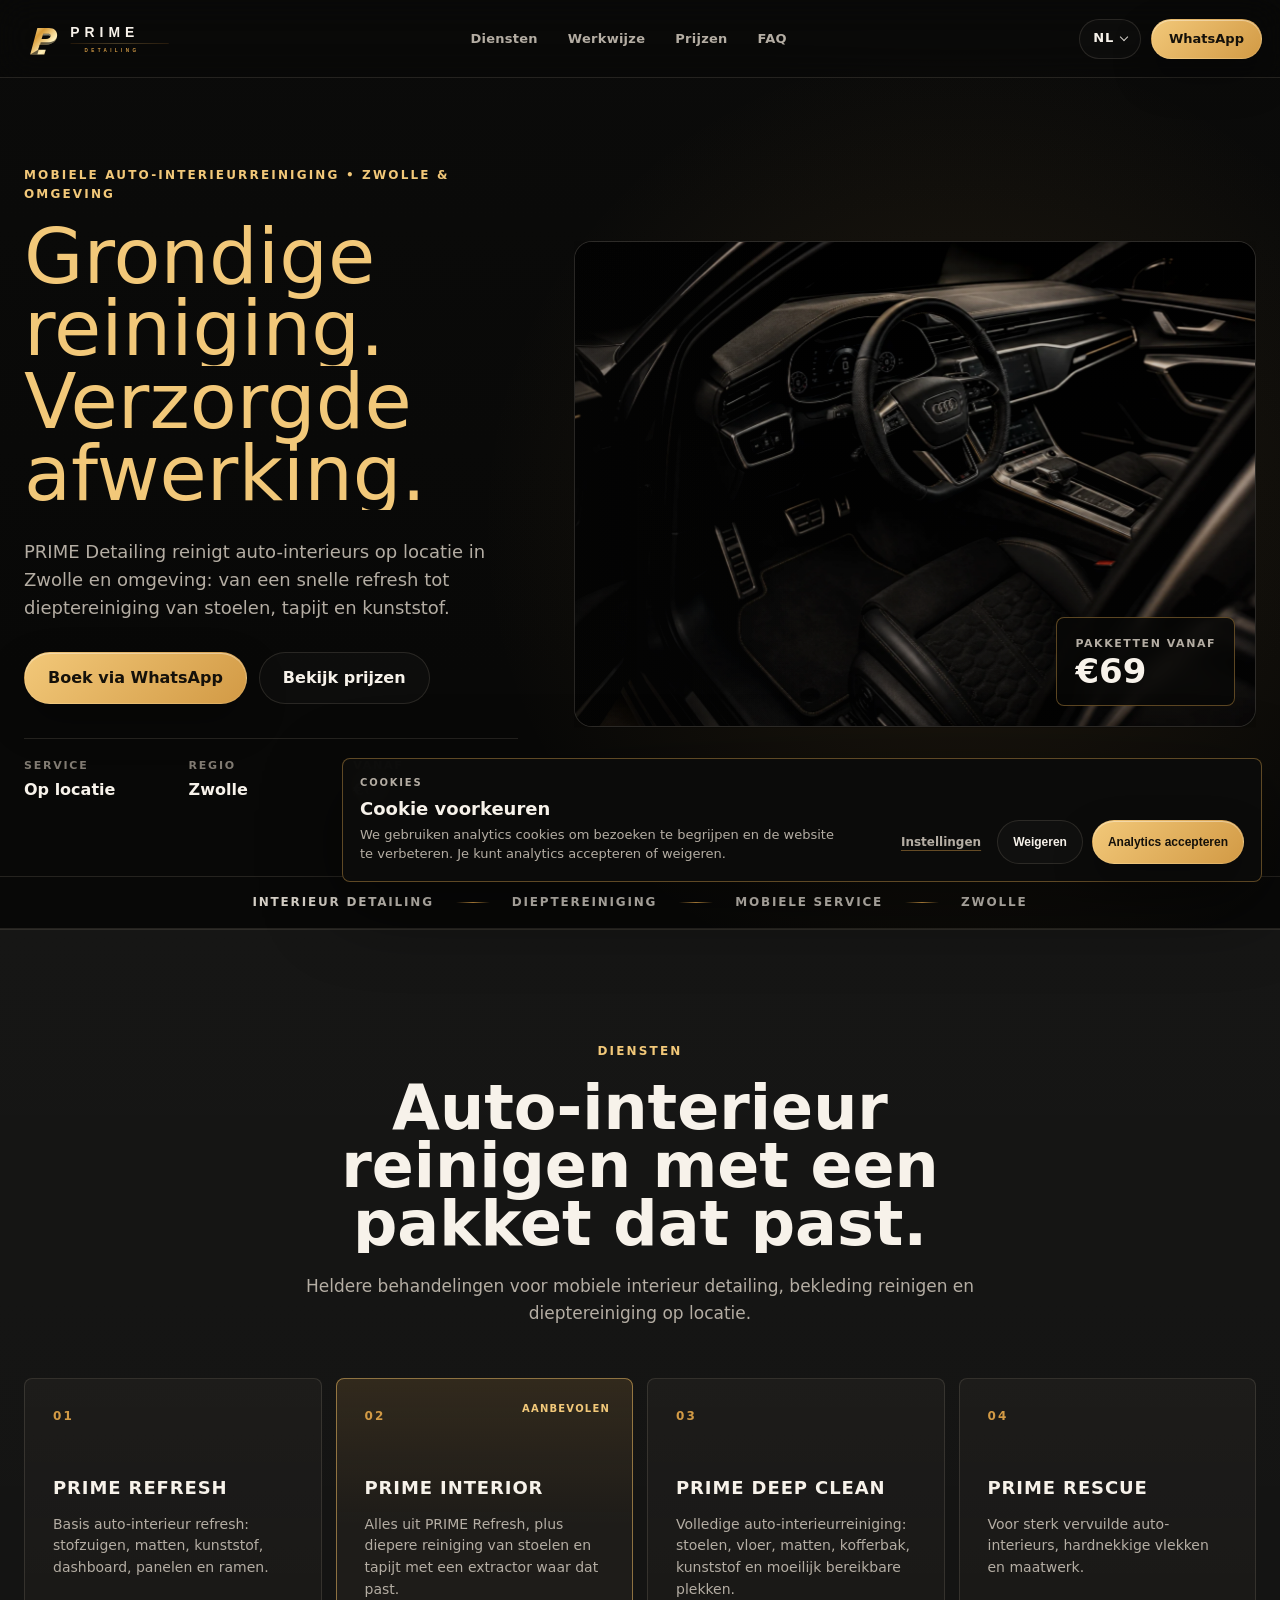
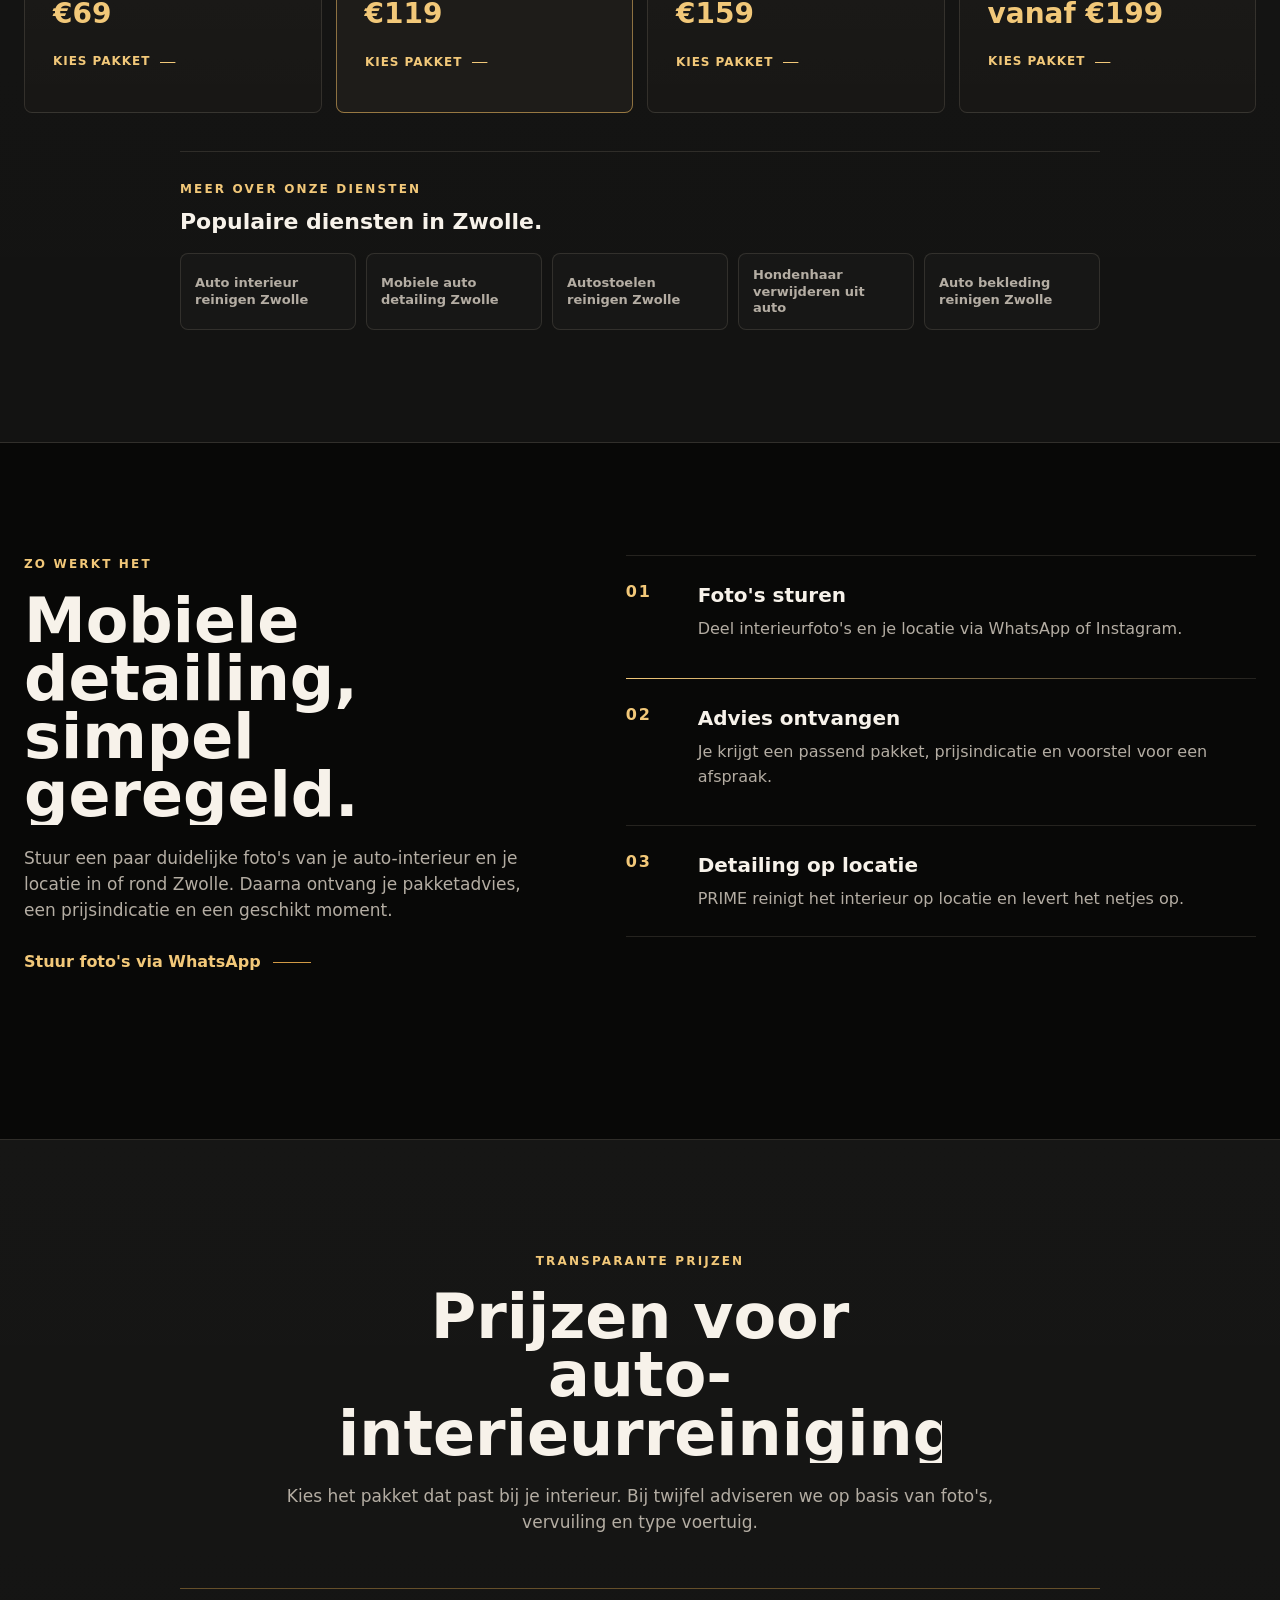
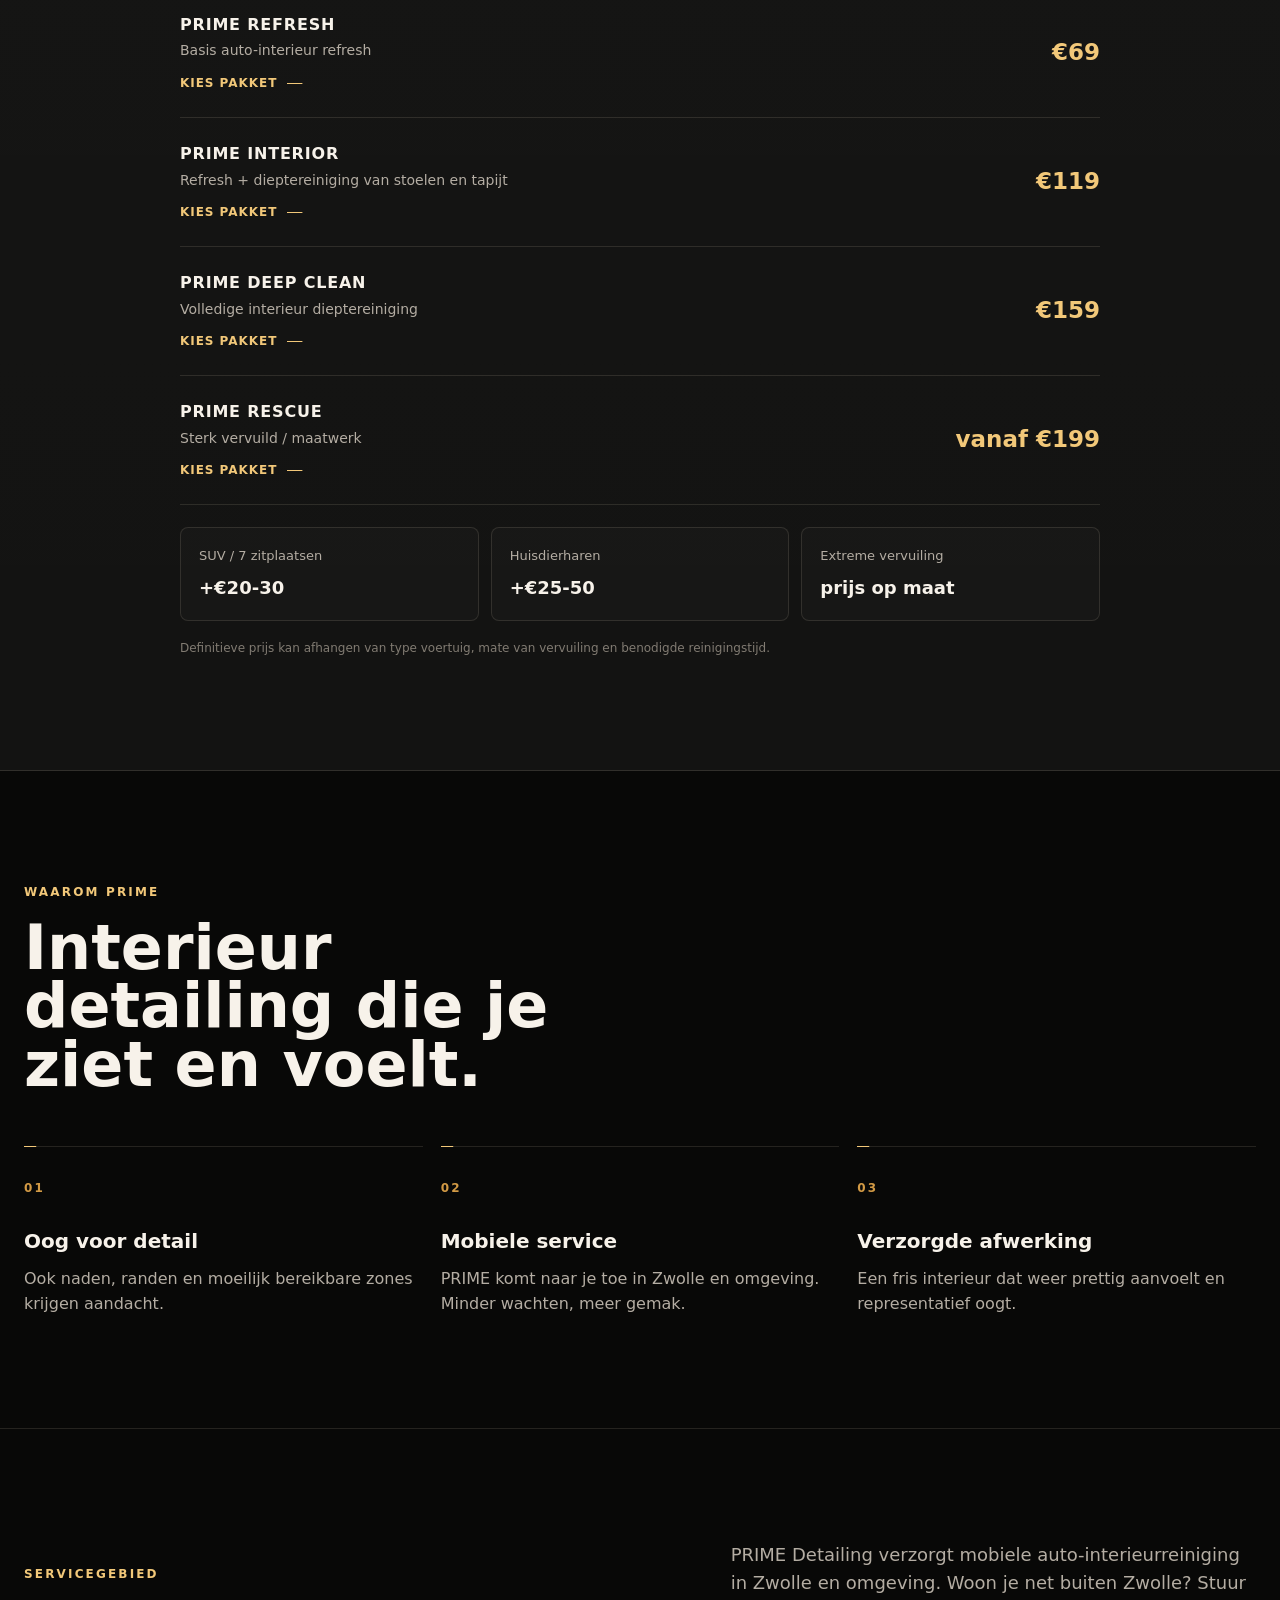
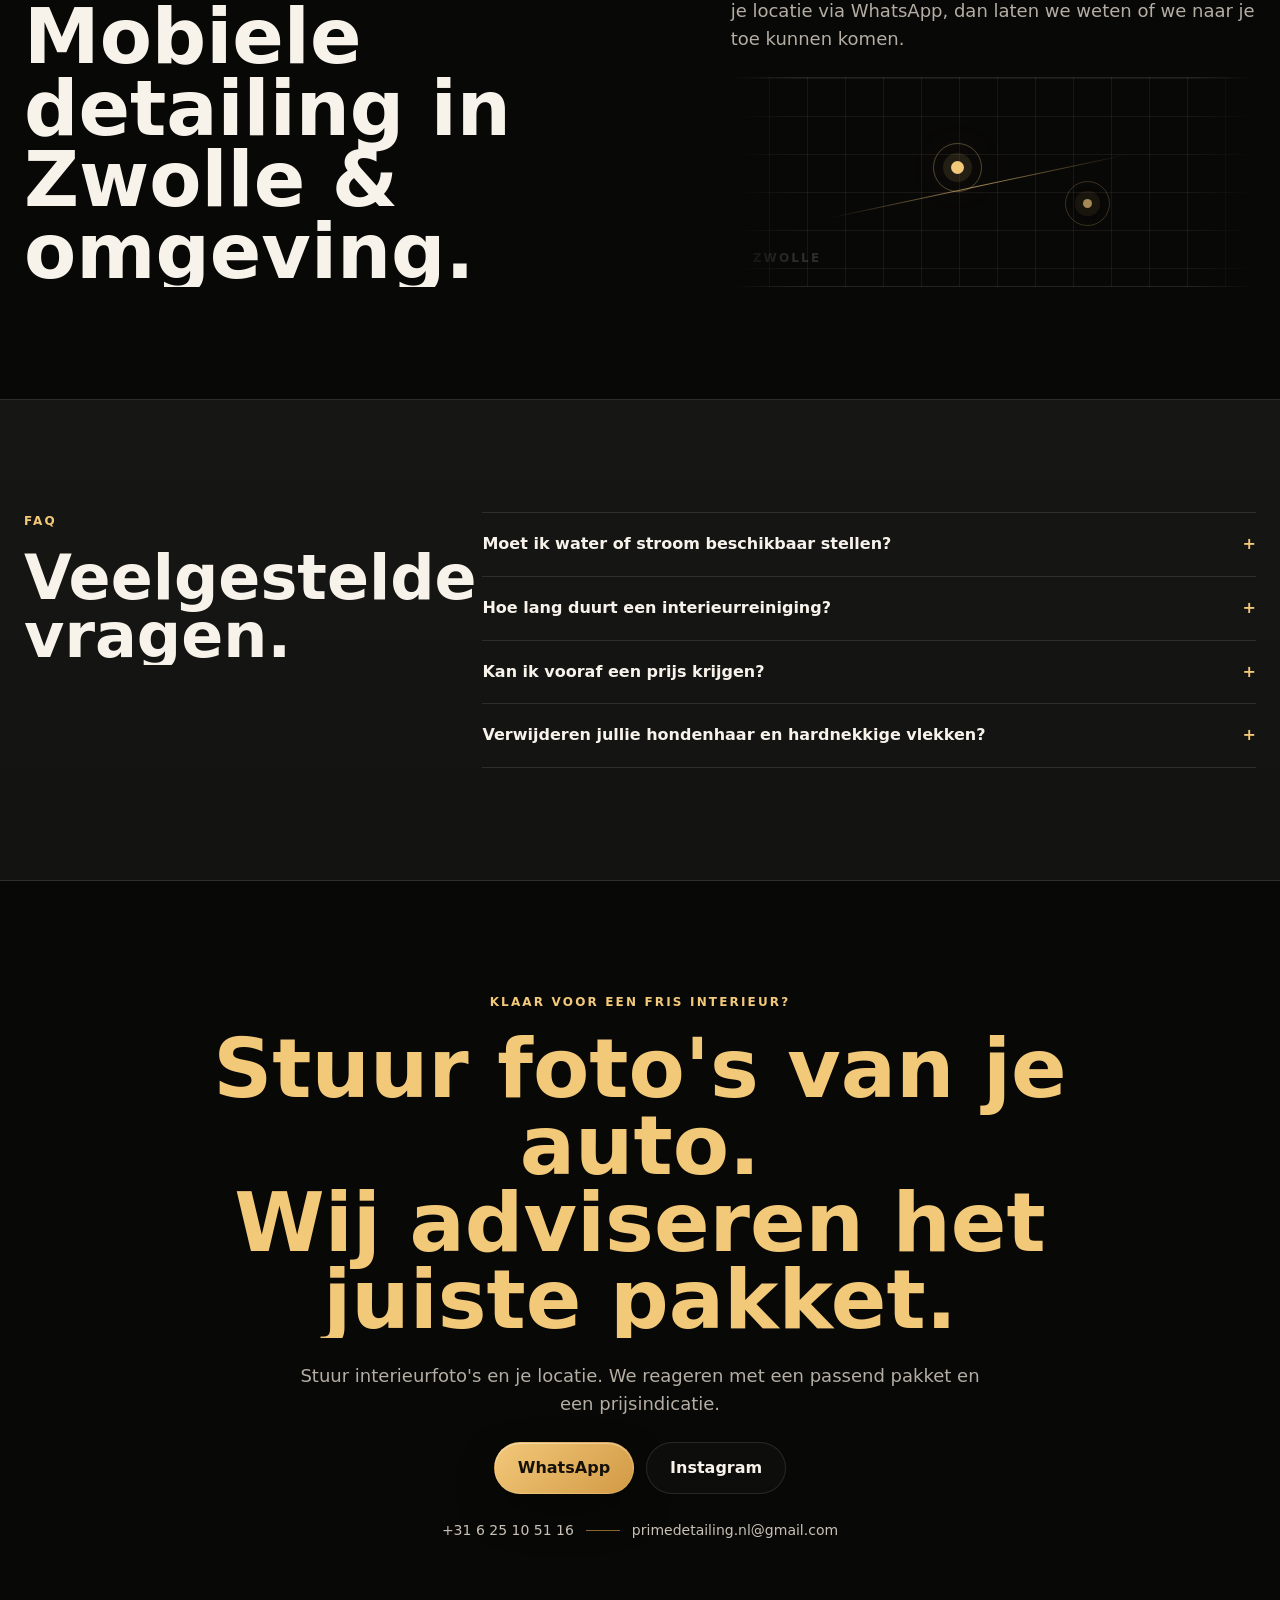
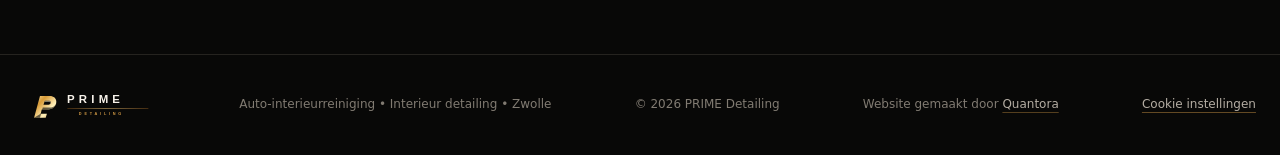
<file: index.html>
<!doctype html>
<html lang="nl">
<head>
  <meta charset="UTF-8" />
  <meta name="viewport" content="width=device-width, initial-scale=1.0" />
  <meta name="theme-color" content="#080807" />
  <meta name="description" content="Professionele auto-interieurreiniging in Zwolle op locatie. Mobiele service van refresh tot dieptereiniging vanaf €69. Vraag prijs via WhatsApp." />
  <meta name="robots" content="index,follow" />
  <meta property="og:title" content="Auto Interieur Reinigen Zwolle | PRIME Detailing" />
  <meta property="og:description" content="Mobiele auto-interieurreiniging en interieur detailing in Zwolle. Pakketten vanaf €69. Vraag direct een prijs aan via WhatsApp." />
  <meta property="og:type" content="website" />
  <meta property="og:url" content="https://prime-detail.nl/" />
  <meta property="og:image" content="https://prime-detail.nl/assets/prime-detailing-og-zwolle.webp" />
  <meta property="og:image:width" content="1200" />
  <meta property="og:image:height" content="630" />
  <meta property="og:image:alt" content="PRIME Detailing auto-interieurreiniging in Zwolle" />
  <meta property="og:locale" content="nl_NL" />
  <meta property="og:locale:alternate" content="en_GB" />
  <meta property="og:locale:alternate" content="ru_RU" />
  <meta property="og:locale:alternate" content="uk_UA" />
  <meta property="og:site_name" content="PRIME Detailing" />
  <meta name="twitter:card" content="summary_large_image" />
  <meta name="twitter:title" content="Auto Interieur Reinigen Zwolle | PRIME Detailing" />
  <meta name="twitter:description" content="Mobiele auto-interieurreiniging en interieur detailing in Zwolle. Pakketten vanaf €69. Vraag direct een prijs aan via WhatsApp." />
  <meta name="twitter:image" content="https://prime-detail.nl/assets/prime-detailing-og-zwolle.webp" />
  <meta name="twitter:image:alt" content="PRIME Detailing auto-interieurreiniging in Zwolle" />
  <title>Auto Interieur Reinigen Zwolle | PRIME Detailing</title>
  <link rel="icon" href="assets/prime-logo-mark.svg" type="image/svg+xml" />
  <link rel="canonical" href="https://prime-detail.nl/" />
  <!-- If crawlable language routes are later published, use /en/, /ru/, /uk/ and add real hreflang URLs. -->
  <link rel="preload" as="image" href="assets/prime-auto-interieur-reinigen-zwolle.webp" />
  <link rel="stylesheet" href="styles.css?v=20260923-quantora-footer" />
  <script>
    window.dataLayer = window.dataLayer || [];
    window.gtag = function(){ dataLayer.push(arguments); };

    window.gtag("consent", "default", {
      analytics_storage: "denied",
      ad_storage: "denied",
      ad_user_data: "denied",
      ad_personalization: "denied",
      wait_for_update: 500
    });

    window.gtag("js", new Date());

    window.gtag("config", "G-4HHXRWYFRB", {
      send_page_view: false
    });
  </script>
  <script async src="https://www.googletagmanager.com/gtag/js?id=G-4HHXRWYFRB"></script>
  <script type="application/ld+json">
    {
      "@context": "https://schema.org",
      "@type": ["LocalBusiness", "AutomotiveBusiness"],
      "name": "PRIME Detailing",
      "description": "Mobiele auto-interieurreiniging, interieur detailing en dieptereiniging in Zwolle en omgeving.",
      "url": "https://prime-detail.nl/",
      "image": "https://prime-detail.nl/assets/prime-detailing-og-zwolle.webp",
      "logo": "https://prime-detail.nl/assets/prime-logo-full.svg",
      "telephone": "+31 6 25 10 51 16",
      "email": "primedetailing.nl@gmail.com",
      "sameAs": ["https://www.instagram.com/prime.detail.nl/"],
      "areaServed": {
        "@type": "City",
        "name": "Zwolle"
      },
      "priceRange": "€69-€199+",
      "currenciesAccepted": "EUR",
      "knowsAbout": ["auto-interieurreiniging", "interieur detailing", "dieptereiniging auto interieur", "autobekleding reinigen", "mobiele detailing"],
      "hasOfferCatalog": {
        "@type": "OfferCatalog",
        "name": "PRIME Detailing pakketten",
        "itemListElement": [
          {
            "@type": "Offer",
            "price": "69",
            "priceCurrency": "EUR",
            "itemOffered": {
              "@type": "Service",
              "name": "PRIME REFRESH",
              "serviceType": "Auto-interieurreiniging",
              "description": "Basis interieur refresh met stofzuigen, matten, kunststof, dashboard, panelen en ramen.",
              "areaServed": {
                "@type": "City",
                "name": "Zwolle"
              },
              "provider": {
                "@type": "LocalBusiness",
                "name": "PRIME Detailing"
              }
            }
          },
          {
            "@type": "Offer",
            "price": "119",
            "priceCurrency": "EUR",
            "itemOffered": {
              "@type": "Service",
              "name": "PRIME INTERIOR",
              "serviceType": "Interieur dieptereiniging",
              "description": "PRIME Refresh plus dieptereiniging van stoelen en tapijt met een extractor waar passend.",
              "areaServed": {
                "@type": "City",
                "name": "Zwolle"
              },
              "provider": {
                "@type": "LocalBusiness",
                "name": "PRIME Detailing"
              }
            }
          },
          {
            "@type": "Offer",
            "price": "159",
            "priceCurrency": "EUR",
            "itemOffered": {
              "@type": "Service",
              "name": "PRIME DEEP CLEAN",
              "serviceType": "Volledige auto-interieurreiniging",
              "description": "Volledige interieurreiniging van stoelen, vloer, matten, kofferbak, kunststof en moeilijk bereikbare plekken.",
              "areaServed": {
                "@type": "City",
                "name": "Zwolle"
              },
              "provider": {
                "@type": "LocalBusiness",
                "name": "PRIME Detailing"
              }
            }
          },
          {
            "@type": "Offer",
            "priceSpecification": {
              "@type": "PriceSpecification",
              "minPrice": "199",
              "priceCurrency": "EUR",
              "description": "Vanaf €199"
            },
            "itemOffered": {
              "@type": "Service",
              "name": "PRIME RESCUE",
              "serviceType": "Interieur maatwerk",
              "description": "Maatwerk voor sterk vervuilde auto-interieurs en hardnekkige vlekken.",
              "areaServed": {
                "@type": "City",
                "name": "Zwolle"
              },
              "provider": {
                "@type": "LocalBusiness",
                "name": "PRIME Detailing"
              }
            }
          }
        ]
      }
    }
  </script>
  <script type="application/ld+json">
    {
      "@context": "https://schema.org",
      "@type": "FAQPage",
      "mainEntity": [
        {
          "@type": "Question",
          "name": "Moet ik water of stroom beschikbaar stellen?",
          "acceptedAnswer": {
            "@type": "Answer",
            "text": "Meld bij het boeken wat er op locatie beschikbaar is. We stemmen vooraf af wat nodig is voor jouw behandeling."
          }
        },
        {
          "@type": "Question",
          "name": "Hoe lang duurt een interieurreiniging?",
          "acceptedAnswer": {
            "@type": "Answer",
            "text": "Dat hangt af van het pakket, de auto en de vervuiling. Na foto's kunnen we een realistische tijdsindicatie geven."
          }
        },
        {
          "@type": "Question",
          "name": "Kan ik vooraf een prijs krijgen?",
          "acceptedAnswer": {
            "@type": "Answer",
            "text": "Ja. Stuur duidelijke foto's van het interieur via WhatsApp. Bij extreme vervuiling geven we een prijs op maat."
          }
        },
        {
          "@type": "Question",
          "name": "Verwijderen jullie hondenhaar en hardnekkige vlekken?",
          "acceptedAnswer": {
            "@type": "Answer",
            "text": "Ja. Huisdierharen en extreme vervuiling kunnen een toeslag hebben, afhankelijk van de benodigde tijd."
          }
        }
      ]
    }
  </script>
</head>
<body>
  <header class="site-header">
    <a class="brand" href="#top" aria-label="PRIME Detailing home" data-i18n-aria="brandHome">
      <img src="assets/prime-logo-full.svg" alt="PRIME Detailing logo" width="760" height="210" />
    </a>
    <nav class="desktop-nav" aria-label="Hoofdnavigatie" data-i18n-aria="mainNavLabel">
      <a href="#diensten" data-i18n="navServices">Diensten</a>
      <a href="#werkwijze" data-i18n="navProcess">Werkwijze</a>
      <a href="#prijzen" data-i18n="navPricing">Prijzen</a>
      <a href="#faq" data-i18n="navFaq">FAQ</a>
    </nav>
    <div class="header-actions">
      <div class="lang-selector" id="langSelector">
        <button class="lang-button" id="langButton" type="button" aria-haspopup="listbox" aria-expanded="false" aria-controls="langMenu" aria-label="Taal kiezen" data-i18n-aria="languageSelectLabel">
          <span id="langButtonCode">NL</span>
          <span class="lang-chevron" aria-hidden="true"></span>
        </button>
        <div class="lang-menu" id="langMenu" role="listbox" aria-label="Taal kiezen" data-i18n-aria="languageMenuLabel" hidden>
          <button class="lang-option" type="button" role="option" data-lang="nl" aria-selected="true">Nederlands</button>
          <button class="lang-option" type="button" role="option" data-lang="en" aria-selected="false">English</button>
          <button class="lang-option" type="button" role="option" data-lang="ru" aria-selected="false">Русский</button>
          <button class="lang-option" type="button" role="option" data-lang="uk" aria-selected="false">Українська</button>
        </div>
      </div>
      <a class="button button-small wa-link" href="https://wa.me/31625105116?text=Hoi%20PRIME%2C%20ik%20wil%20graag%20een%20prijsindicatie%20voor%20mijn%20auto-interieur.%20Ik%20stuur%20foto%27s%20en%20mijn%20locatie%20mee." target="_blank" rel="noopener" data-track-placement="header" data-i18n="navBook">WhatsApp</a>
      <button class="mobile-menu-toggle" id="mobileMenuToggle" type="button" aria-controls="mobileMenu" aria-expanded="false" data-i18n-aria="menuOpen" aria-label="Menu openen">
        <span></span>
        <span></span>
      </button>
    </div>
    <div class="mobile-nav-backdrop" id="mobileNavBackdrop" hidden></div>
    <nav class="mobile-nav" id="mobileMenu" aria-label="Mobiele navigatie" data-i18n-aria="mobileNavLabel" hidden>
      <a href="#diensten" data-i18n="navServices">Diensten</a>
      <a href="#werkwijze" data-i18n="navProcess">Werkwijze</a>
      <a href="#prijzen" data-i18n="navPricing">Prijzen</a>
      <a href="#werkgebied" data-i18n="navArea">Werkgebied</a>
      <a href="#faq" data-i18n="navFaq">FAQ</a>
      <a href="#contact" data-i18n="navContact">Contact</a>
      <a class="button wa-link" href="https://wa.me/31625105116?text=Hoi%20PRIME%2C%20ik%20wil%20graag%20een%20prijsindicatie%20voor%20mijn%20auto-interieur.%20Ik%20stuur%20foto%27s%20en%20mijn%20locatie%20mee." target="_blank" rel="noopener" data-track-placement="mobile_nav" data-i18n="navBook">WhatsApp</a>
    </nav>
  </header>

  <main id="top">
    <section class="hero section-pad">
      <div class="hero-copy reveal">
        <p class="eyebrow" data-i18n="heroEyebrow">MOBIELE AUTO-INTERIEURREINIGING • ZWOLLE & OMGEVING</p>
        <h1 class="sr-only" data-i18n="heroSeoTitle">Professionele auto-interieurreiniging in Zwolle</h1>
        <div class="hero-title" data-i18n="heroTitle">Grondige reiniging.<br><span>Verzorgde afwerking.</span></div>
        <p class="hero-text" data-i18n="heroText">PRIME Detailing reinigt auto-interieurs op locatie in Zwolle en omgeving: van snelle refresh tot dieptereiniging van stoelen, tapijt en kunststof.</p>
        <div class="hero-ctas">
          <a class="button wa-link" href="https://wa.me/31625105116?text=Hoi%20PRIME%2C%20ik%20wil%20graag%20een%20prijsindicatie%20voor%20mijn%20auto-interieur.%20Ik%20stuur%20foto%27s%20en%20mijn%20locatie%20mee." target="_blank" rel="noopener" data-track-placement="hero" data-i18n="heroCta">Boek via WhatsApp</a>
          <a class="button button-ghost" href="#prijzen" data-i18n="heroPrices">Bekijk prijzen</a>
        </div>
        <dl class="fact-strip" aria-label="PRIME Detailing kerninformatie" data-i18n-aria="factsLabel">
          <div><dt data-i18n="factService">Service</dt><dd data-i18n="factServiceValue">Op locatie</dd></div>
          <div><dt data-i18n="factArea">Regio</dt><dd>Zwolle</dd></div>
          <div><dt data-i18n="factFrom">Vanaf</dt><dd>€69</dd></div>
        </dl>
      </div>

      <div class="hero-media reveal" aria-label="PRIME Detailing premium interieur" data-i18n-aria="heroMediaLabel">
        <img src="assets/prime-auto-interieur-reinigen-zwolle.webp" alt="Professioneel gereinigd zwart Audi-interieur door PRIME Detailing" data-i18n-alt="heroImageAlt" width="1536" height="1024" loading="eager" fetchpriority="high" decoding="async" />
        <div class="hero-price">
          <span data-i18n="heroPriceLabel">Pakketten vanaf</span>
          <strong>€69</strong>
        </div>
      </div>
    </section>

    <section class="ticker" aria-label="Diensten overzicht" data-i18n-aria="tickerLabel">
      <div class="ticker-track">
        <span data-i18n="tickerDetailing">INTERIEUR DETAILING</span>
        <i aria-hidden="true"></i>
        <span data-i18n="tickerDeep">DIEPTEREINIGING</span>
        <i aria-hidden="true"></i>
        <span data-i18n="tickerMobile">MOBIELE SERVICE</span>
        <i aria-hidden="true"></i>
        <span>ZWOLLE</span>
        <i class="ticker-clone" aria-hidden="true"></i>
        <span class="ticker-clone" data-i18n="tickerDetailing" aria-hidden="true">INTERIEUR DETAILING</span>
        <i class="ticker-clone" aria-hidden="true"></i>
        <span class="ticker-clone" data-i18n="tickerDeep" aria-hidden="true">DIEPTEREINIGING</span>
        <i class="ticker-clone" aria-hidden="true"></i>
        <span class="ticker-clone" data-i18n="tickerMobile" aria-hidden="true">MOBIELE SERVICE</span>
        <i class="ticker-clone" aria-hidden="true"></i>
        <span class="ticker-clone" aria-hidden="true">ZWOLLE</span>
        <i class="ticker-clone" aria-hidden="true"></i>
      </div>
    </section>

    <section id="diensten" class="section-pad section-dark">
      <div class="section-heading reveal">
        <p class="eyebrow" data-i18n="servicesEyebrow">DIENSTEN</p>
        <h2 data-i18n="servicesTitle">Auto-interieur reinigen met het pakket dat past.</h2>
        <p data-i18n="servicesText">Heldere behandelingen voor mobiele interieur detailing, autobekleding reinigen en dieptereiniging op locatie.</p>
      </div>
      <div class="service-grid">
        <article class="service-card reveal">
          <span class="service-index">01</span>
          <h3>PRIME REFRESH</h3>
          <p data-i18n="refreshDesc">Basis auto-interieur refresh: stofzuigen, matten, kunststof, dashboard, panelen en ramen.</p>
          <strong>€69</strong>
          <a class="package-link service-card-link wa-link" href="https://wa.me/31625105116?text=Hoi%20PRIME%2C%20ik%20wil%20graag%20een%20prijsindicatie%20voor%20mijn%20auto-interieur.%20Ik%20stuur%20foto%27s%20en%20mijn%20locatie%20mee." target="_blank" rel="noopener" data-track-placement="services" data-package="PRIME REFRESH" data-i18n="packageCta">Kies pakket</a>
        </article>
        <article class="service-card featured reveal">
          <span class="tag" data-i18n="recommended">AANBEVOLEN</span>
          <span class="service-index">02</span>
          <h3>PRIME INTERIOR</h3>
          <p data-i18n="interiorDesc">Alles uit PRIME Refresh, plus diepere reiniging van stoelen en tapijt met een extractor waar passend.</p>
          <strong>€119</strong>
          <a class="package-link service-card-link wa-link" href="https://wa.me/31625105116?text=Hoi%20PRIME%2C%20ik%20wil%20graag%20een%20prijsindicatie%20voor%20mijn%20auto-interieur.%20Ik%20stuur%20foto%27s%20en%20mijn%20locatie%20mee." target="_blank" rel="noopener" data-track-placement="services" data-package="PRIME INTERIOR" data-i18n="packageCta">Kies pakket</a>
        </article>
        <article class="service-card reveal">
          <span class="service-index">03</span>
          <h3>PRIME DEEP CLEAN</h3>
          <p data-i18n="deepDesc">Volledige auto-interieurreiniging: stoelen, vloer, matten, kofferbak, kunststof en moeilijk bereikbare plekken.</p>
          <strong>€159</strong>
          <a class="package-link service-card-link wa-link" href="https://wa.me/31625105116?text=Hoi%20PRIME%2C%20ik%20wil%20graag%20een%20prijsindicatie%20voor%20mijn%20auto-interieur.%20Ik%20stuur%20foto%27s%20en%20mijn%20locatie%20mee." target="_blank" rel="noopener" data-track-placement="services" data-package="PRIME DEEP CLEAN" data-i18n="packageCta">Kies pakket</a>
        </article>
        <article class="service-card reveal">
          <span class="service-index">04</span>
          <h3>PRIME RESCUE</h3>
          <p data-i18n="rescueDesc">Voor sterk vervuilde auto-interieurs, hardnekkige vlekken en maatwerk.</p>
          <strong data-i18n="from199">vanaf €199</strong>
          <a class="package-link service-card-link wa-link" href="https://wa.me/31625105116?text=Hoi%20PRIME%2C%20ik%20wil%20graag%20een%20prijsindicatie%20voor%20mijn%20auto-interieur.%20Ik%20stuur%20foto%27s%20en%20mijn%20locatie%20mee." target="_blank" rel="noopener" data-track-placement="services" data-package="PRIME RESCUE" data-i18n="packageCta">Kies pakket</a>
        </article>
      </div>
      <div class="service-links reveal" aria-label="Meer over PRIME Detailing diensten">
        <p class="eyebrow" data-i18n="serviceLinksEyebrow">MEER OVER ONZE DIENSTEN</p>
        <h3 data-i18n="serviceLinksTitle">Populaire diensten in Zwolle.</h3>
        <div class="service-link-grid">
          <a href="auto-interieur-reinigen-zwolle/" data-i18n="serviceLinkInterior">Auto interieur reinigen Zwolle</a>
          <a href="mobiele-auto-detailing-zwolle/" data-i18n="serviceLinkMobile">Mobiele auto detailing Zwolle</a>
          <a href="autostoelen-reinigen-zwolle/" data-i18n="serviceLinkSeats">Autostoelen reinigen Zwolle</a>
          <a href="hondenhaar-verwijderen-auto/" data-i18n="serviceLinkPetHair">Hondenhaar verwijderen uit auto</a>
          <a href="auto-bekleding-reinigen-zwolle/" data-i18n="serviceLinkUpholstery">Auto bekleding reinigen Zwolle</a>
        </div>
      </div>
    </section>

    <section id="werkwijze" class="section-pad split-section">
      <div class="section-heading left reveal">
        <p class="eyebrow" data-i18n="processEyebrow">ZO WERKT HET</p>
        <h2 data-i18n="processTitle">Mobiele detailing, simpel geregeld.</h2>
        <p data-i18n="processText">Stuur een paar duidelijke foto's van je auto-interieur en je locatie in of rond Zwolle. Daarna ontvang je pakketadvies, een prijsindicatie en een geschikt moment.</p>
        <a class="text-link wa-link" href="https://wa.me/31625105116?text=Hoi%20PRIME%2C%20ik%20wil%20graag%20een%20prijsindicatie%20voor%20mijn%20auto-interieur.%20Ik%20stuur%20foto%27s%20en%20mijn%20locatie%20mee." target="_blank" rel="noopener" data-track-placement="process" data-i18n="processLink">Stuur foto's via WhatsApp</a>
      </div>
      <div class="steps">
        <article class="step reveal"><span>01</span><div><h3 data-i18n="step1Title">Foto's sturen</h3><p data-i18n="step1Text">Deel interieurfoto's en je locatie via WhatsApp of Instagram.</p></div></article>
        <article class="step reveal"><span>02</span><div><h3 data-i18n="step2Title">Advies ontvangen</h3><p data-i18n="step2Text">Je krijgt een passend pakket, prijsindicatie en afspraakvoorstel.</p></div></article>
        <article class="step reveal"><span>03</span><div><h3 data-i18n="step3Title">Detailing op locatie</h3><p data-i18n="step3Text">PRIME reinigt het interieur op locatie en levert het netjes op.</p></div></article>
      </div>
    </section>

    <section id="prijzen" class="section-pad section-dark">
      <div class="section-heading reveal">
        <p class="eyebrow" data-i18n="pricingEyebrow">TRANSPARANTE PRIJZEN</p>
        <h2 data-i18n="pricingTitle">Prijzen voor auto-interieurreiniging.</h2>
        <p data-i18n="pricingIntro">Kies het pakket dat past bij je interieur. Bij twijfel geven we advies op basis van foto's, vervuiling en type voertuig.</p>
      </div>
      <ul class="pricing-shell reveal" aria-label="PRIME Detailing prijzen" data-i18n-aria="pricingListLabel">
        <li class="price-row"><div><strong>PRIME REFRESH</strong><span data-i18n="refreshShort">Basis auto-interieur refresh</span><a class="package-link wa-link" href="https://wa.me/31625105116?text=Hoi%20PRIME%2C%20ik%20wil%20graag%20een%20prijsindicatie%20voor%20mijn%20auto-interieur.%20Ik%20stuur%20foto%27s%20en%20mijn%20locatie%20mee." target="_blank" rel="noopener" data-track-placement="pricing" data-package="PRIME REFRESH" data-i18n="packageCta">Kies pakket</a></div><b>€69</b></li>
        <li class="price-row"><div><strong>PRIME INTERIOR</strong><span data-i18n="interiorShort">Refresh + dieptereiniging van stoelen en tapijt</span><a class="package-link wa-link" href="https://wa.me/31625105116?text=Hoi%20PRIME%2C%20ik%20wil%20graag%20een%20prijsindicatie%20voor%20mijn%20auto-interieur.%20Ik%20stuur%20foto%27s%20en%20mijn%20locatie%20mee." target="_blank" rel="noopener" data-track-placement="pricing" data-package="PRIME INTERIOR" data-i18n="packageCta">Kies pakket</a></div><b>€119</b></li>
        <li class="price-row"><div><strong>PRIME DEEP CLEAN</strong><span data-i18n="deepShort">Volledige interieur dieptereiniging</span><a class="package-link wa-link" href="https://wa.me/31625105116?text=Hoi%20PRIME%2C%20ik%20wil%20graag%20een%20prijsindicatie%20voor%20mijn%20auto-interieur.%20Ik%20stuur%20foto%27s%20en%20mijn%20locatie%20mee." target="_blank" rel="noopener" data-track-placement="pricing" data-package="PRIME DEEP CLEAN" data-i18n="packageCta">Kies pakket</a></div><b>€159</b></li>
        <li class="price-row"><div><strong>PRIME RESCUE</strong><span data-i18n="rescueShort">Sterk vervuild / maatwerk</span><a class="package-link wa-link" href="https://wa.me/31625105116?text=Hoi%20PRIME%2C%20ik%20wil%20graag%20een%20prijsindicatie%20voor%20mijn%20auto-interieur.%20Ik%20stuur%20foto%27s%20en%20mijn%20locatie%20mee." target="_blank" rel="noopener" data-track-placement="pricing" data-package="PRIME RESCUE" data-i18n="packageCta">Kies pakket</a></div><b data-i18n="from199b">vanaf €199</b></li>
      </ul>
      <div class="extras-grid">
        <div class="reveal"><span data-i18n="extraSuv">SUV / 7 zitplaatsen</span><strong>+€20-30</strong></div>
        <div class="reveal"><span data-i18n="extraPet">Huisdierharen</span><strong>+€25-50</strong></div>
        <div class="reveal"><span data-i18n="extraDirt">Extreme vervuiling</span><strong data-i18n="customPrice">prijs op maat</strong></div>
      </div>
      <p class="pricing-note reveal" data-i18n="pricingNote">Definitieve prijs kan afhangen van type voertuig, mate van vervuiling en benodigde reinigingstijd.</p>
    </section>

    <section class="section-pad why-section">
      <div class="section-heading left reveal">
        <p class="eyebrow" data-i18n="whyEyebrow">WAAROM PRIME</p>
        <h2 data-i18n="whyTitle">Interieur detailing die je ziet en voelt.</h2>
      </div>
      <div class="why-grid">
        <article class="reveal"><span>01</span><h3 data-i18n="why1Title">Oog voor detail</h3><p data-i18n="why1Text">Ook naden, randen en moeilijk bereikbare zones krijgen aandacht.</p></article>
        <article class="reveal"><span>02</span><h3 data-i18n="why2Title">Mobiele service</h3><p data-i18n="why2Text">PRIME komt naar je toe in Zwolle en omgeving. Minder wachten, meer gemak.</p></article>
        <article class="reveal"><span>03</span><h3 data-i18n="why3Title">Verzorgde afwerking</h3><p data-i18n="why3Text">Een fris interieur dat weer prettig aanvoelt en representatief oogt.</p></article>
      </div>
    </section>

    <section id="werkgebied" class="section-pad area-section section-rule">
      <div class="reveal">
        <p class="eyebrow" data-i18n="areaEyebrow">SERVICEGEBIED</p>
        <h2 data-i18n="areaTitle">Mobiele detailing in Zwolle & omgeving.</h2>
      </div>
      <div class="area-copy reveal">
        <p data-i18n="areaText">PRIME Detailing verzorgt mobiele auto-interieurreiniging in Zwolle en omgeving. Woon je net buiten Zwolle? Stuur je locatie via WhatsApp, dan laten we weten of we naar je toe kunnen komen.</p>
        <div class="area-visual" aria-hidden="true">
          <span class="area-marker area-marker-main"></span>
          <span class="area-marker area-marker-secondary"></span>
          <span class="area-route"></span>
        </div>
      </div>
    </section>

    <section id="faq" class="section-pad section-dark faq-section">
      <div class="section-heading left reveal">
        <p class="eyebrow">FAQ</p>
        <h2 data-i18n="faqTitle">Veelgestelde vragen.</h2>
      </div>
      <div class="faq-list reveal">
        <details><summary data-i18n="faq1Q">Moet ik water of stroom beschikbaar stellen?</summary><p data-i18n="faq1A">Meld bij het boeken wat er op locatie beschikbaar is. We stemmen vooraf af wat nodig is voor jouw behandeling.</p></details>
        <details><summary data-i18n="faq2Q">Hoe lang duurt een interieurreiniging?</summary><p data-i18n="faq2A">Dat hangt af van het pakket, de auto en de vervuiling. Na foto's kunnen we een realistische tijdsindicatie geven.</p></details>
        <details><summary data-i18n="faq3Q">Kan ik vooraf een prijs krijgen?</summary><p data-i18n="faq3A">Ja. Stuur duidelijke foto's van het interieur via WhatsApp. Bij extreme vervuiling geven we een prijs op maat.</p></details>
        <details><summary data-i18n="faq4Q">Verwijderen jullie hondenhaar en hardnekkige vlekken?</summary><p data-i18n="faq4A">Ja. Huisdierharen en extreme vervuiling kunnen een toeslag hebben, afhankelijk van de benodigde tijd.</p></details>
      </div>
    </section>

    <section id="contact" class="final-cta section-pad">
      <p class="eyebrow reveal" data-i18n="ctaEyebrow">KLAAR VOOR EEN FRIS INTERIEUR?</p>
      <h2 class="reveal" data-i18n="ctaTitle">Stuur foto's van je auto.<br><span>Wij adviseren het juiste pakket.</span></h2>
      <p class="reveal" data-i18n="ctaText">Stuur interieurfoto's en je locatie. We reageren met een passend pakket en prijsindicatie.</p>
      <div class="hero-ctas center reveal">
        <a class="button wa-link" href="https://wa.me/31625105116?text=Hoi%20PRIME%2C%20ik%20wil%20graag%20een%20prijsindicatie%20voor%20mijn%20auto-interieur.%20Ik%20stuur%20foto%27s%20en%20mijn%20locatie%20mee." target="_blank" rel="noopener" data-track-placement="final_cta">WhatsApp</a>
        <a class="button button-ghost instagram-link" href="https://www.instagram.com/prime.detail.nl/" target="_blank" rel="noopener" data-track-placement="final_cta">Instagram</a>
      </div>
      <div class="contact-line reveal" aria-label="Contactgegevens" data-i18n-aria="contactLineLabel">
        <a href="tel:+31625105116" data-track-placement="contact">+31 6 25 10 51 16</a>
        <span aria-hidden="true"></span>
        <a href="mailto:primedetailing.nl@gmail.com" data-track-placement="contact">primedetailing.nl@gmail.com</a>
      </div>
    </section>
  </main>

  <footer>
    <div class="brand footer-brand">
      <img src="assets/prime-logo-full.svg" alt="PRIME Detailing" width="760" height="210" />
    </div>
    <p data-i18n="footerLine">Auto-interieurreiniging • Interieur detailing • Zwolle</p>
    <p>© <span id="year"></span> PRIME Detailing</p>
    <p class="footer-attribution"><span data-i18n="footerAttributionPrefix">Website gemaakt door</span> <a class="quantora-attribution-link" href="https://quantora.fi" target="_blank" rel="noopener" data-track-placement="footer">Quantora</a></p>
    <button class="footer-cookie-link" id="cookieSettingsFooter" type="button" data-i18n="cookieFooterLink">Cookie instellingen</button>
  </footer>

  <section class="cookie-banner" id="cookieBanner" role="dialog" aria-labelledby="cookieTitle" aria-describedby="cookieText" hidden>
    <div class="cookie-copy">
      <p class="eyebrow" data-i18n="cookieEyebrow">COOKIES</p>
      <h2 id="cookieTitle" data-i18n="cookieTitle">Cookie voorkeuren</h2>
      <p id="cookieText" data-i18n="cookieText">We gebruiken analytics cookies om bezoeken te begrijpen en de website te verbeteren. Je kunt analytics accepteren of weigeren.</p>
      <div class="cookie-preferences" id="cookiePreferences" hidden>
        <label class="cookie-toggle">
          <input id="cookieAnalyticsToggle" type="checkbox" />
          <span>
            <strong data-i18n="cookieAnalyticsTitle">Analytics cookies</strong>
            <em data-i18n="cookieAnalyticsText">Helpt ons te zien hoe de website wordt gebruikt.</em>
          </span>
        </label>
      </div>
    </div>
    <div class="cookie-actions">
      <button class="cookie-settings-button" id="cookieSettingsButton" type="button" data-i18n="cookieSettings">Instellingen</button>
      <button class="button button-ghost" id="cookieRejectButton" type="button" data-i18n="cookieReject">Weigeren</button>
      <button class="button cookie-save-button" id="cookieSaveButton" type="button" data-i18n="cookieSave" hidden>Voorkeur opslaan</button>
      <button class="button" id="cookieAcceptButton" type="button" data-i18n="cookieAccept">Analytics accepteren</button>
    </div>
  </section>

  <a class="floating-whatsapp wa-link" href="https://wa.me/31625105116?text=Hoi%20PRIME%2C%20ik%20wil%20graag%20een%20prijsindicatie%20voor%20mijn%20auto-interieur.%20Ik%20stuur%20foto%27s%20en%20mijn%20locatie%20mee." target="_blank" rel="noopener" aria-label="Boek via WhatsApp" data-track-placement="floating" data-i18n-aria="heroCta">WhatsApp</a>
  <script src="script.js?v=20260923-quantora-footer"></script>
</body>
</html>
</file>
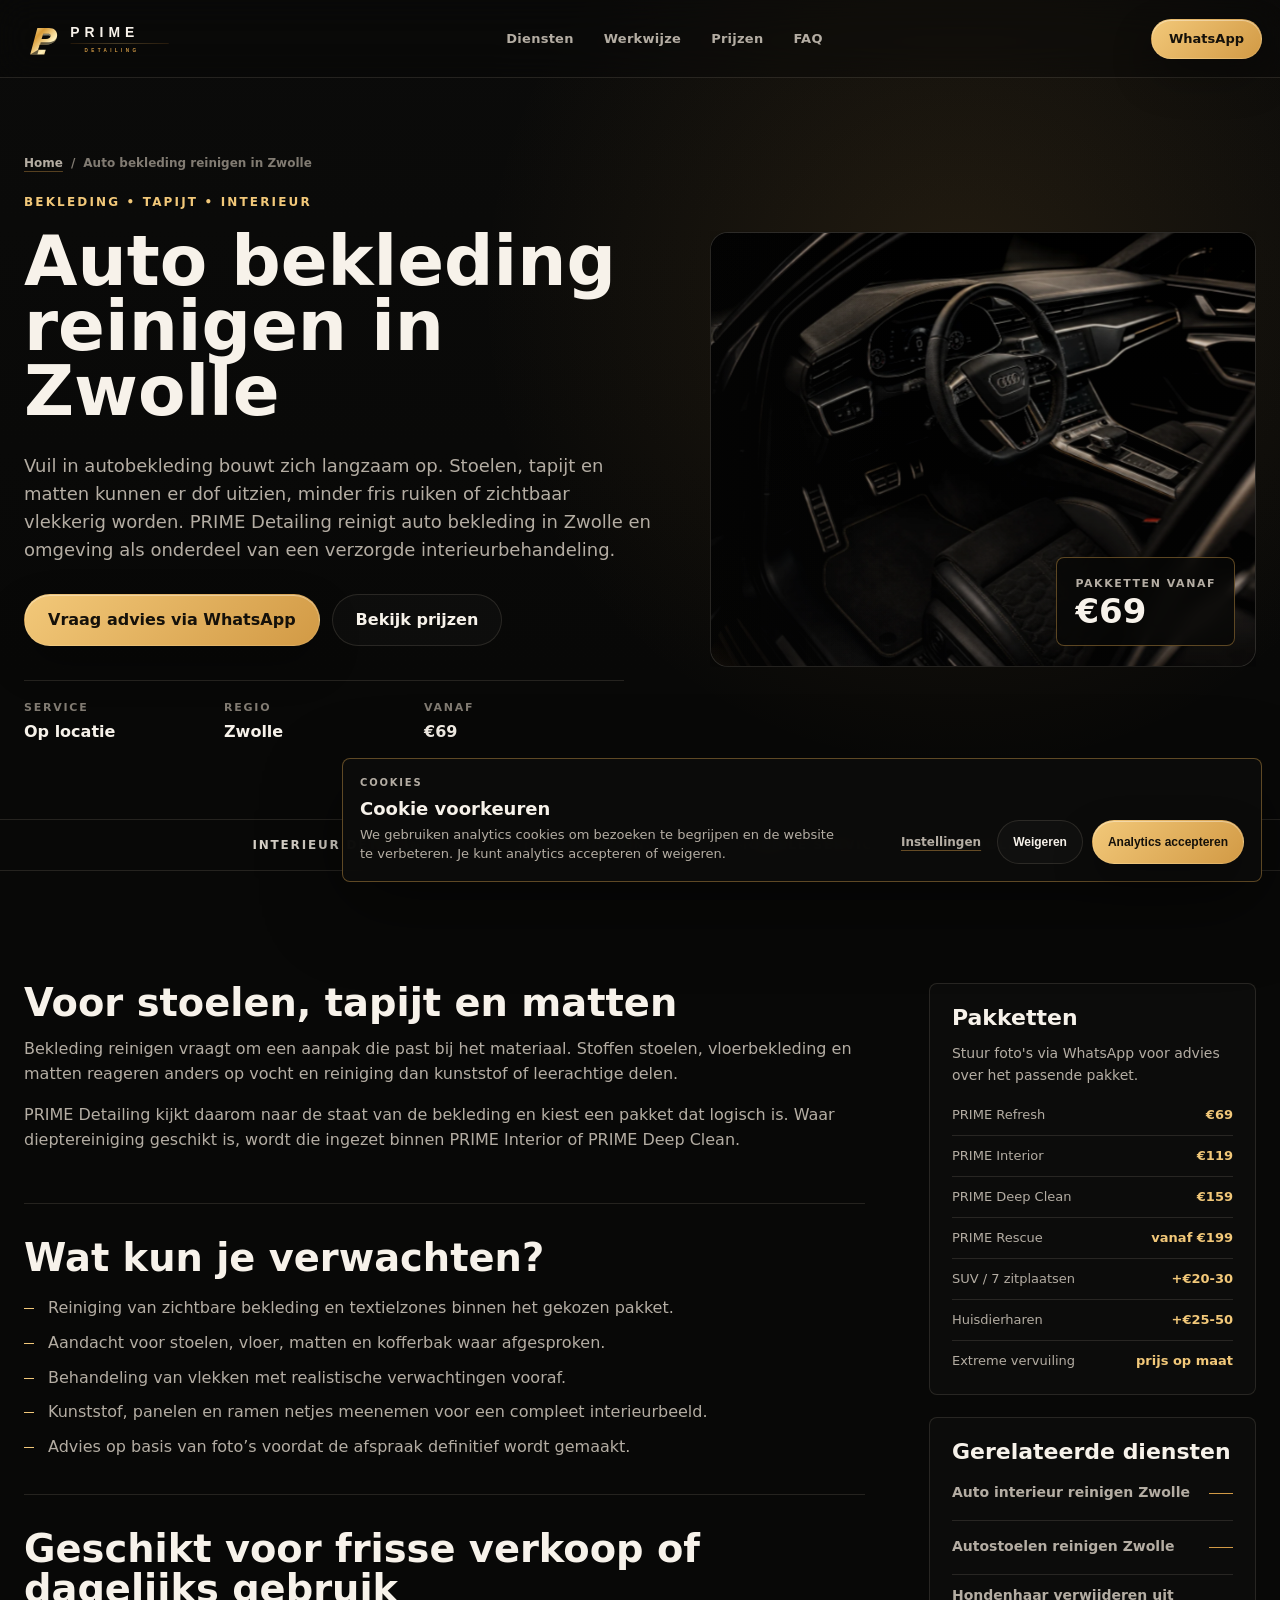
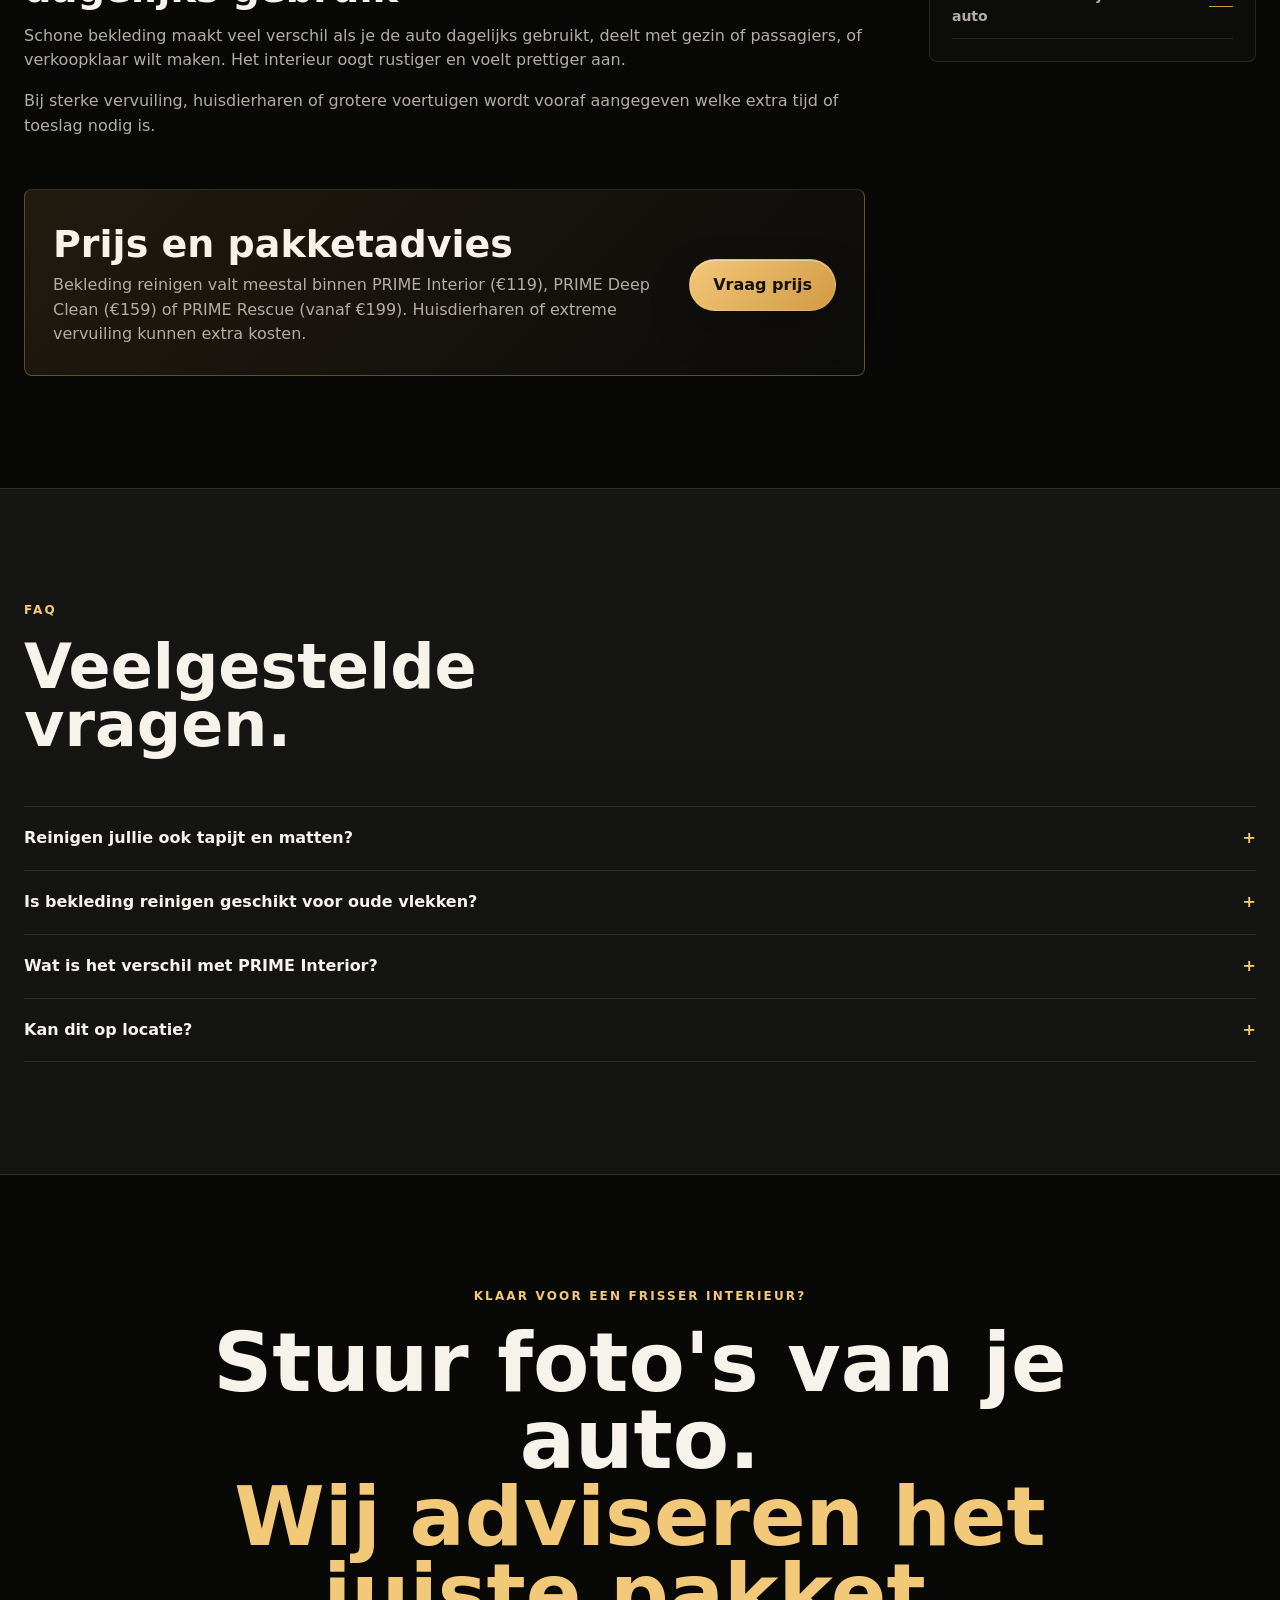
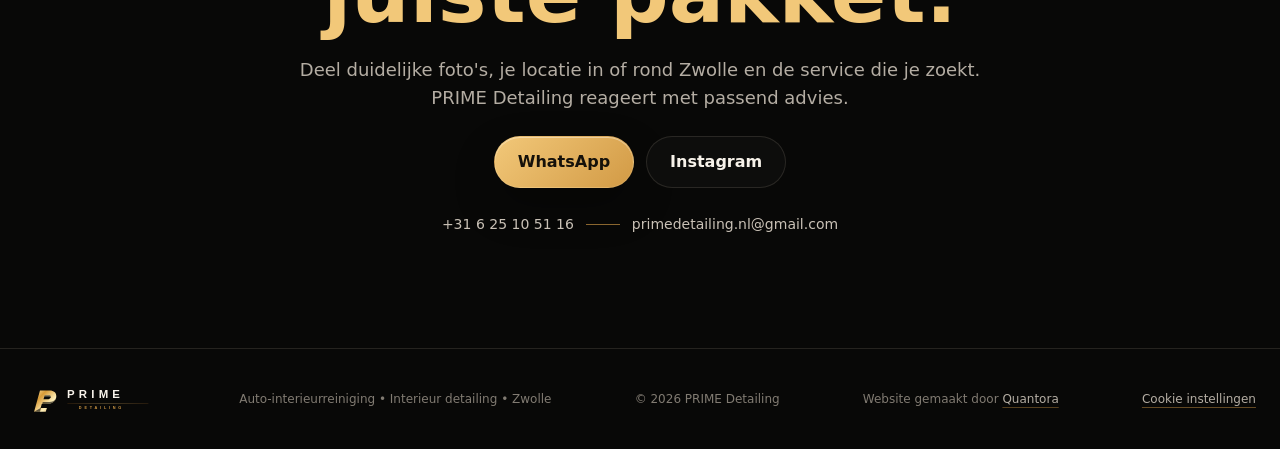
<file: auto-bekleding-reinigen-zwolle/index.html>
<!doctype html>
<html lang="nl">
<head>
  <meta charset="UTF-8" />
  <meta name="viewport" content="width=device-width, initial-scale=1.0" />
  <meta name="theme-color" content="#080807" />
  <meta name="description" content="Auto bekleding reinigen in Zwolle en omgeving. PRIME Detailing reinigt stoelen, tapijt, matten en interieur op locatie." />
  <meta name="robots" content="index,follow" />
  <meta property="og:title" content="Auto Bekleding Reinigen Zwolle | PRIME Detailing" />
  <meta property="og:description" content="Auto bekleding reinigen in Zwolle en omgeving. PRIME Detailing reinigt stoelen, tapijt, matten en interieur op locatie." />
  <meta property="og:type" content="website" />
  <meta property="og:url" content="https://prime-detail.nl/auto-bekleding-reinigen-zwolle/" />
  <meta property="og:image" content="https://prime-detail.nl/assets/prime-detailing-og-zwolle.webp" />
  <meta property="og:image:width" content="1200" />
  <meta property="og:image:height" content="630" />
  <meta property="og:image:alt" content="PRIME Detailing auto-interieurreiniging in Zwolle" />
  <meta property="og:locale" content="nl_NL" />
  <meta property="og:site_name" content="PRIME Detailing" />
  <meta name="twitter:card" content="summary_large_image" />
  <meta name="twitter:title" content="Auto Bekleding Reinigen Zwolle | PRIME Detailing" />
  <meta name="twitter:description" content="Auto bekleding reinigen in Zwolle en omgeving. PRIME Detailing reinigt stoelen, tapijt, matten en interieur op locatie." />
  <meta name="twitter:image" content="https://prime-detail.nl/assets/prime-detailing-og-zwolle.webp" />
  <meta name="twitter:image:alt" content="PRIME Detailing auto-interieurreiniging in Zwolle" />
  <title>Auto Bekleding Reinigen Zwolle | PRIME Detailing</title>
  <link rel="icon" href="../assets/prime-logo-mark.svg" type="image/svg+xml" />
  <link rel="canonical" href="https://prime-detail.nl/auto-bekleding-reinigen-zwolle/" />
  <link rel="preload" as="image" href="../assets/prime-auto-interieur-reinigen-zwolle.webp" />
  <link rel="stylesheet" href="../styles.css?v=20260923-quantora-footer" />
  <script>
    window.dataLayer = window.dataLayer || [];
    window.gtag = function(){ dataLayer.push(arguments); };

    window.gtag("consent", "default", {
      analytics_storage: "denied",
      ad_storage: "denied",
      ad_user_data: "denied",
      ad_personalization: "denied",
      wait_for_update: 500
    });

    window.gtag("js", new Date());

    window.gtag("config", "G-4HHXRWYFRB", {
      send_page_view: false
    });
  </script>
  <script async src="https://www.googletagmanager.com/gtag/js?id=G-4HHXRWYFRB"></script>
  <script type="application/ld+json">
{
      "@context": "https://schema.org",
      "@type": "Service",
      "name": "Auto bekleding reinigen in Zwolle",
      "description": "Auto bekleding reinigen in Zwolle en omgeving. PRIME Detailing reinigt stoelen, tapijt, matten en interieur op locatie.",
      "serviceType": "Auto bekleding reinigen in Zwolle",
      "provider": {
            "@type": "AutomotiveBusiness",
            "name": "PRIME Detailing",
            "url": "https://prime-detail.nl/",
            "telephone": "+31 6 25 10 51 16",
            "email": "primedetailing.nl@gmail.com",
            "sameAs": [
                  "https://www.instagram.com/prime.detail.nl/"
            ]
      },
      "areaServed": {
            "@type": "City",
            "name": "Zwolle"
      }
}
  </script>
  <script type="application/ld+json">
{
      "@context": "https://schema.org",
      "@type": "FAQPage",
      "mainEntity": [
            {
                  "@type": "Question",
                  "name": "Reinigen jullie ook tapijt en matten?",
                  "acceptedAnswer": {
                        "@type": "Answer",
                        "text": "Ja, afhankelijk van het gekozen pakket worden stoelen, vloer, matten en kofferbak meegenomen."
                  }
            },
            {
                  "@type": "Question",
                  "name": "Is bekleding reinigen geschikt voor oude vlekken?",
                  "acceptedAnswer": {
                        "@type": "Answer",
                        "text": "Vaak is verbetering mogelijk, maar oude of ingetrokken vlekken verdwijnen niet altijd volledig. Foto’s vooraf helpen bij een eerlijke inschatting."
                  }
            },
            {
                  "@type": "Question",
                  "name": "Wat is het verschil met PRIME Interior?",
                  "acceptedAnswer": {
                        "@type": "Answer",
                        "text": "PRIME Interior is een pakket waarbij PRIME Refresh wordt uitgebreid met diepere reiniging van stoelen en tapijt waar dat passend is."
                  }
            },
            {
                  "@type": "Question",
                  "name": "Kan dit op locatie?",
                  "acceptedAnswer": {
                        "@type": "Answer",
                        "text": "Ja. PRIME Detailing werkt mobiel in Zwolle en omgeving, na afstemming van locatie en beschikbaarheden."
                  }
            }
      ]
}
  </script>
</head>
<body class="service-page">
  <header class="site-header">
    <a class="brand" href="../" aria-label="PRIME Detailing home">
      <img src="../assets/prime-logo-full.svg" alt="PRIME Detailing logo" width="760" height="210" />
    </a>
    <nav class="desktop-nav" aria-label="Hoofdnavigatie">
      <a href="../#diensten">Diensten</a>
      <a href="../#werkwijze">Werkwijze</a>
      <a href="#prijzen">Prijzen</a>
      <a href="#faq">FAQ</a>
    </nav>
    <div class="header-actions">
      <a class="button button-small wa-link" href="https://wa.me/31625105116?text=Hoi%20PRIME%2C%20ik%20wil%20graag%20mijn%20auto%20bekleding%20laten%20reinigen%20in%20Zwolle.%20Ik%20stuur%20foto's%20van%20de%20stoelen%2C%20tapijt%2C%20matten%20en%20mijn%20locatie%20mee." target="_blank" rel="noopener" data-track-placement="service_header" data-package="Auto bekleding reinigen in Zwolle">WhatsApp</a>
      <button class="mobile-menu-toggle" id="mobileMenuToggle" type="button" aria-controls="mobileMenu" aria-expanded="false" aria-label="Menu openen">
        <span></span>
        <span></span>
      </button>
    </div>
    <div class="mobile-nav-backdrop" id="mobileNavBackdrop" hidden></div>
    <nav class="mobile-nav" id="mobileMenu" aria-label="Mobiele navigatie" hidden>
      <a href="../#diensten">Diensten</a>
      <a href="../#werkwijze">Werkwijze</a>
      <a href="#prijzen">Prijzen</a>
      <a href="#faq">FAQ</a>
      <a href="../#contact">Contact</a>
      <a class="button wa-link" href="https://wa.me/31625105116?text=Hoi%20PRIME%2C%20ik%20wil%20graag%20mijn%20auto%20bekleding%20laten%20reinigen%20in%20Zwolle.%20Ik%20stuur%20foto's%20van%20de%20stoelen%2C%20tapijt%2C%20matten%20en%20mijn%20locatie%20mee." target="_blank" rel="noopener" data-track-placement="service_mobile_nav" data-package="Auto bekleding reinigen in Zwolle">WhatsApp</a>
    </nav>
  </header>

  <main id="top" class="service-page-main">
    <section class="hero section-pad">
      <div class="hero-copy reveal">
        <nav class="breadcrumbs" aria-label="Breadcrumb">
          <a href="../">Home</a>
          <span aria-hidden="true">/</span>
          <span>Auto bekleding reinigen in Zwolle</span>
        </nav>
        <p class="eyebrow">BEKLEDING • TAPIJT • INTERIEUR</p>
        <h1 class="hero-title">Auto bekleding reinigen in Zwolle</h1>
        <p class="hero-text">Vuil in autobekleding bouwt zich langzaam op. Stoelen, tapijt en matten kunnen er dof uitzien, minder fris ruiken of zichtbaar vlekkerig worden. PRIME Detailing reinigt auto bekleding in Zwolle en omgeving als onderdeel van een verzorgde interieurbehandeling.</p>
        <div class="hero-ctas">
          <a class="button wa-link" href="https://wa.me/31625105116?text=Hoi%20PRIME%2C%20ik%20wil%20graag%20mijn%20auto%20bekleding%20laten%20reinigen%20in%20Zwolle.%20Ik%20stuur%20foto's%20van%20de%20stoelen%2C%20tapijt%2C%20matten%20en%20mijn%20locatie%20mee." target="_blank" rel="noopener" data-track-placement="service_hero" data-package="Auto bekleding reinigen in Zwolle">Vraag advies via WhatsApp</a>
          <a class="button button-ghost" href="#prijzen">Bekijk prijzen</a>
        </div>
        <dl class="fact-strip" aria-label="PRIME Detailing kerninformatie">
          <div><dt>Service</dt><dd>Op locatie</dd></div>
          <div><dt>Regio</dt><dd>Zwolle</dd></div>
          <div><dt>Vanaf</dt><dd>€69</dd></div>
        </dl>
      </div>

      <div class="hero-media reveal" aria-label="PRIME Detailing premium interieur">
        <img src="../assets/prime-auto-interieur-reinigen-zwolle.webp" alt="Auto bekleding reinigen in Zwolle door PRIME Detailing in Zwolle" width="1536" height="1024" loading="eager" fetchpriority="high" decoding="async" />
        <div class="hero-price">
          <span>Pakketten vanaf</span>
          <strong>€69</strong>
        </div>
      </div>
    </section>

    <section class="ticker" aria-label="Diensten overzicht">
      <div class="ticker-track">
        <span>INTERIEUR DETAILING</span>
        <i aria-hidden="true"></i>
        <span>DIEPTEREINIGING</span>
        <i aria-hidden="true"></i>
        <span>MOBIELE SERVICE</span>
        <i aria-hidden="true"></i>
        <span>ZWOLLE</span>
        <i class="ticker-clone" aria-hidden="true"></i>
        <span class="ticker-clone" aria-hidden="true">INTERIEUR DETAILING</span>
        <i class="ticker-clone" aria-hidden="true"></i>
        <span class="ticker-clone" aria-hidden="true">DIEPTEREINIGING</span>
        <i class="ticker-clone" aria-hidden="true"></i>
        <span class="ticker-clone" aria-hidden="true">MOBIELE SERVICE</span>
        <i class="ticker-clone" aria-hidden="true"></i>
        <span class="ticker-clone" aria-hidden="true">ZWOLLE</span>
        <i class="ticker-clone" aria-hidden="true"></i>
      </div>
    </section>

    <section class="section-pad">
      <div class="service-content">
        <div class="service-prose">
          <section class="reveal">
            <h2>Voor stoelen, tapijt en matten</h2>
            <p>Bekleding reinigen vraagt om een aanpak die past bij het materiaal. Stoffen stoelen, vloerbekleding en matten reageren anders op vocht en reiniging dan kunststof of leerachtige delen.</p>
            <p>PRIME Detailing kijkt daarom naar de staat van de bekleding en kiest een pakket dat logisch is. Waar dieptereiniging geschikt is, wordt die ingezet binnen PRIME Interior of PRIME Deep Clean.</p>
          </section>

          <section class="reveal">
            <h2>Wat kun je verwachten?</h2>
            <ul class="service-list">
              <li>Reiniging van zichtbare bekleding en textielzones binnen het gekozen pakket.</li>
              <li>Aandacht voor stoelen, vloer, matten en kofferbak waar afgesproken.</li>
              <li>Behandeling van vlekken met realistische verwachtingen vooraf.</li>
              <li>Kunststof, panelen en ramen netjes meenemen voor een compleet interieurbeeld.</li>
              <li>Advies op basis van foto’s voordat de afspraak definitief wordt gemaakt.</li>
            </ul>
          </section>

          <section class="reveal">
            <h2>Geschikt voor frisse verkoop of dagelijks gebruik</h2>
            <p>Schone bekleding maakt veel verschil als je de auto dagelijks gebruikt, deelt met gezin of passagiers, of verkoopklaar wilt maken. Het interieur oogt rustiger en voelt prettiger aan.</p>
            <p>Bij sterke vervuiling, huisdierharen of grotere voertuigen wordt vooraf aangegeven welke extra tijd of toeslag nodig is.</p>
          </section>

          <section id="prijzen" class="service-cta reveal">
            <div>
              <h2>Prijs en pakketadvies</h2>
              <p>Bekleding reinigen valt meestal binnen PRIME Interior (€119), PRIME Deep Clean (€159) of PRIME Rescue (vanaf €199). Huisdierharen of extreme vervuiling kunnen extra kosten.</p>
            </div>
            <a class="button wa-link" href="https://wa.me/31625105116?text=Hoi%20PRIME%2C%20ik%20wil%20graag%20mijn%20auto%20bekleding%20laten%20reinigen%20in%20Zwolle.%20Ik%20stuur%20foto's%20van%20de%20stoelen%2C%20tapijt%2C%20matten%20en%20mijn%20locatie%20mee." target="_blank" rel="noopener" data-track-placement="service_pricing" data-package="Auto bekleding reinigen in Zwolle">Vraag prijs</a>
          </section>
        </div>

        <aside class="service-panel reveal" aria-label="Service informatie">
          <div class="service-aside-block">
            <h2>Pakketten</h2>
            <p>Stuur foto's via WhatsApp voor advies over het passende pakket.</p>
            <ul>
              <li><span>PRIME Refresh</span><strong>€69</strong></li>
              <li><span>PRIME Interior</span><strong>€119</strong></li>
              <li><span>PRIME Deep Clean</span><strong>€159</strong></li>
              <li><span>PRIME Rescue</span><strong>vanaf €199</strong></li>
              <li><span>SUV / 7 zitplaatsen</span><strong>+€20-30</strong></li>
              <li><span>Huisdierharen</span><strong>+€25-50</strong></li>
              <li><span>Extreme vervuiling</span><strong>prijs op maat</strong></li>
            </ul>
          </div>
          <div class="service-aside-block">
            <h2>Gerelateerde diensten</h2>
            <div class="service-related">
              <a href="../auto-interieur-reinigen-zwolle/">Auto interieur reinigen Zwolle</a>
            <a href="../autostoelen-reinigen-zwolle/">Autostoelen reinigen Zwolle</a>
            <a href="../hondenhaar-verwijderen-auto/">Hondenhaar verwijderen uit auto</a>
            </div>
          </div>
        </aside>
      </div>
    </section>

    <section id="faq" class="section-pad section-dark faq-section">
      <div class="section-heading reveal">
        <p class="eyebrow">FAQ</p>
        <h2>Veelgestelde vragen.</h2>
      </div>
      <div class="faq-list reveal">
        <details><summary>Reinigen jullie ook tapijt en matten?</summary><p>Ja, afhankelijk van het gekozen pakket worden stoelen, vloer, matten en kofferbak meegenomen.</p></details>
          <details><summary>Is bekleding reinigen geschikt voor oude vlekken?</summary><p>Vaak is verbetering mogelijk, maar oude of ingetrokken vlekken verdwijnen niet altijd volledig. Foto’s vooraf helpen bij een eerlijke inschatting.</p></details>
          <details><summary>Wat is het verschil met PRIME Interior?</summary><p>PRIME Interior is een pakket waarbij PRIME Refresh wordt uitgebreid met diepere reiniging van stoelen en tapijt waar dat passend is.</p></details>
          <details><summary>Kan dit op locatie?</summary><p>Ja. PRIME Detailing werkt mobiel in Zwolle en omgeving, na afstemming van locatie en beschikbaarheden.</p></details>
      </div>
    </section>

    <section id="contact" class="final-cta section-pad">
      <p class="eyebrow reveal">KLAAR VOOR EEN FRISSER INTERIEUR?</p>
      <h2 class="reveal">Stuur foto's van je auto.<br><span>Wij adviseren het juiste pakket.</span></h2>
      <p class="reveal">Deel duidelijke foto's, je locatie in of rond Zwolle en de service die je zoekt. PRIME Detailing reageert met passend advies.</p>
      <div class="hero-ctas center reveal">
        <a class="button wa-link" href="https://wa.me/31625105116?text=Hoi%20PRIME%2C%20ik%20wil%20graag%20mijn%20auto%20bekleding%20laten%20reinigen%20in%20Zwolle.%20Ik%20stuur%20foto's%20van%20de%20stoelen%2C%20tapijt%2C%20matten%20en%20mijn%20locatie%20mee." target="_blank" rel="noopener" data-track-placement="service_final_cta" data-package="Auto bekleding reinigen in Zwolle">WhatsApp</a>
        <a class="button button-ghost instagram-link" href="https://www.instagram.com/prime.detail.nl/" target="_blank" rel="noopener" data-track-placement="service_final_cta">Instagram</a>
      </div>
      <div class="contact-line reveal" aria-label="Contactgegevens">
        <a href="tel:+31625105116" data-track-placement="service_contact">+31 6 25 10 51 16</a>
        <span aria-hidden="true"></span>
        <a href="mailto:primedetailing.nl@gmail.com" data-track-placement="service_contact">primedetailing.nl@gmail.com</a>
      </div>
    </section>
  </main>

  <footer>
    <div class="brand footer-brand">
      <img src="../assets/prime-logo-full.svg" alt="PRIME Detailing" width="760" height="210" />
    </div>
    <p>Auto-interieurreiniging • Interieur detailing • Zwolle</p>
    <p>© <span id="year"></span> PRIME Detailing</p>
    <p class="footer-attribution">Website gemaakt door <a class="quantora-attribution-link" href="https://quantora.fi" target="_blank" rel="noopener" data-track-placement="footer">Quantora</a></p>
    <button class="footer-cookie-link" id="cookieSettingsFooter" type="button">Cookie instellingen</button>
  </footer>

  <section class="cookie-banner" id="cookieBanner" role="dialog" aria-labelledby="cookieTitle" aria-describedby="cookieText" hidden>
    <div class="cookie-copy">
      <p class="eyebrow">COOKIES</p>
      <h2 id="cookieTitle">Cookie voorkeuren</h2>
      <p id="cookieText">We gebruiken analytics cookies om bezoeken te begrijpen en de website te verbeteren. Je kunt analytics accepteren of weigeren.</p>
      <div class="cookie-preferences" id="cookiePreferences" hidden>
        <label class="cookie-toggle">
          <input id="cookieAnalyticsToggle" type="checkbox" />
          <span>
            <strong>Analytics cookies</strong>
            <em>Helpt ons te zien hoe de website wordt gebruikt.</em>
          </span>
        </label>
      </div>
    </div>
    <div class="cookie-actions">
      <button class="cookie-settings-button" id="cookieSettingsButton" type="button">Instellingen</button>
      <button class="button button-ghost" id="cookieRejectButton" type="button">Weigeren</button>
      <button class="button cookie-save-button" id="cookieSaveButton" type="button" hidden>Voorkeur opslaan</button>
      <button class="button" id="cookieAcceptButton" type="button">Analytics accepteren</button>
    </div>
  </section>

  <a class="floating-whatsapp wa-link" href="https://wa.me/31625105116?text=Hoi%20PRIME%2C%20ik%20wil%20graag%20mijn%20auto%20bekleding%20laten%20reinigen%20in%20Zwolle.%20Ik%20stuur%20foto's%20van%20de%20stoelen%2C%20tapijt%2C%20matten%20en%20mijn%20locatie%20mee." target="_blank" rel="noopener" aria-label="Vraag advies via WhatsApp" data-track-placement="service_floating" data-package="Auto bekleding reinigen in Zwolle">WhatsApp</a>
  <script src="../script.js?v=20260923-quantora-footer"></script>
</body>
</html>
</file>
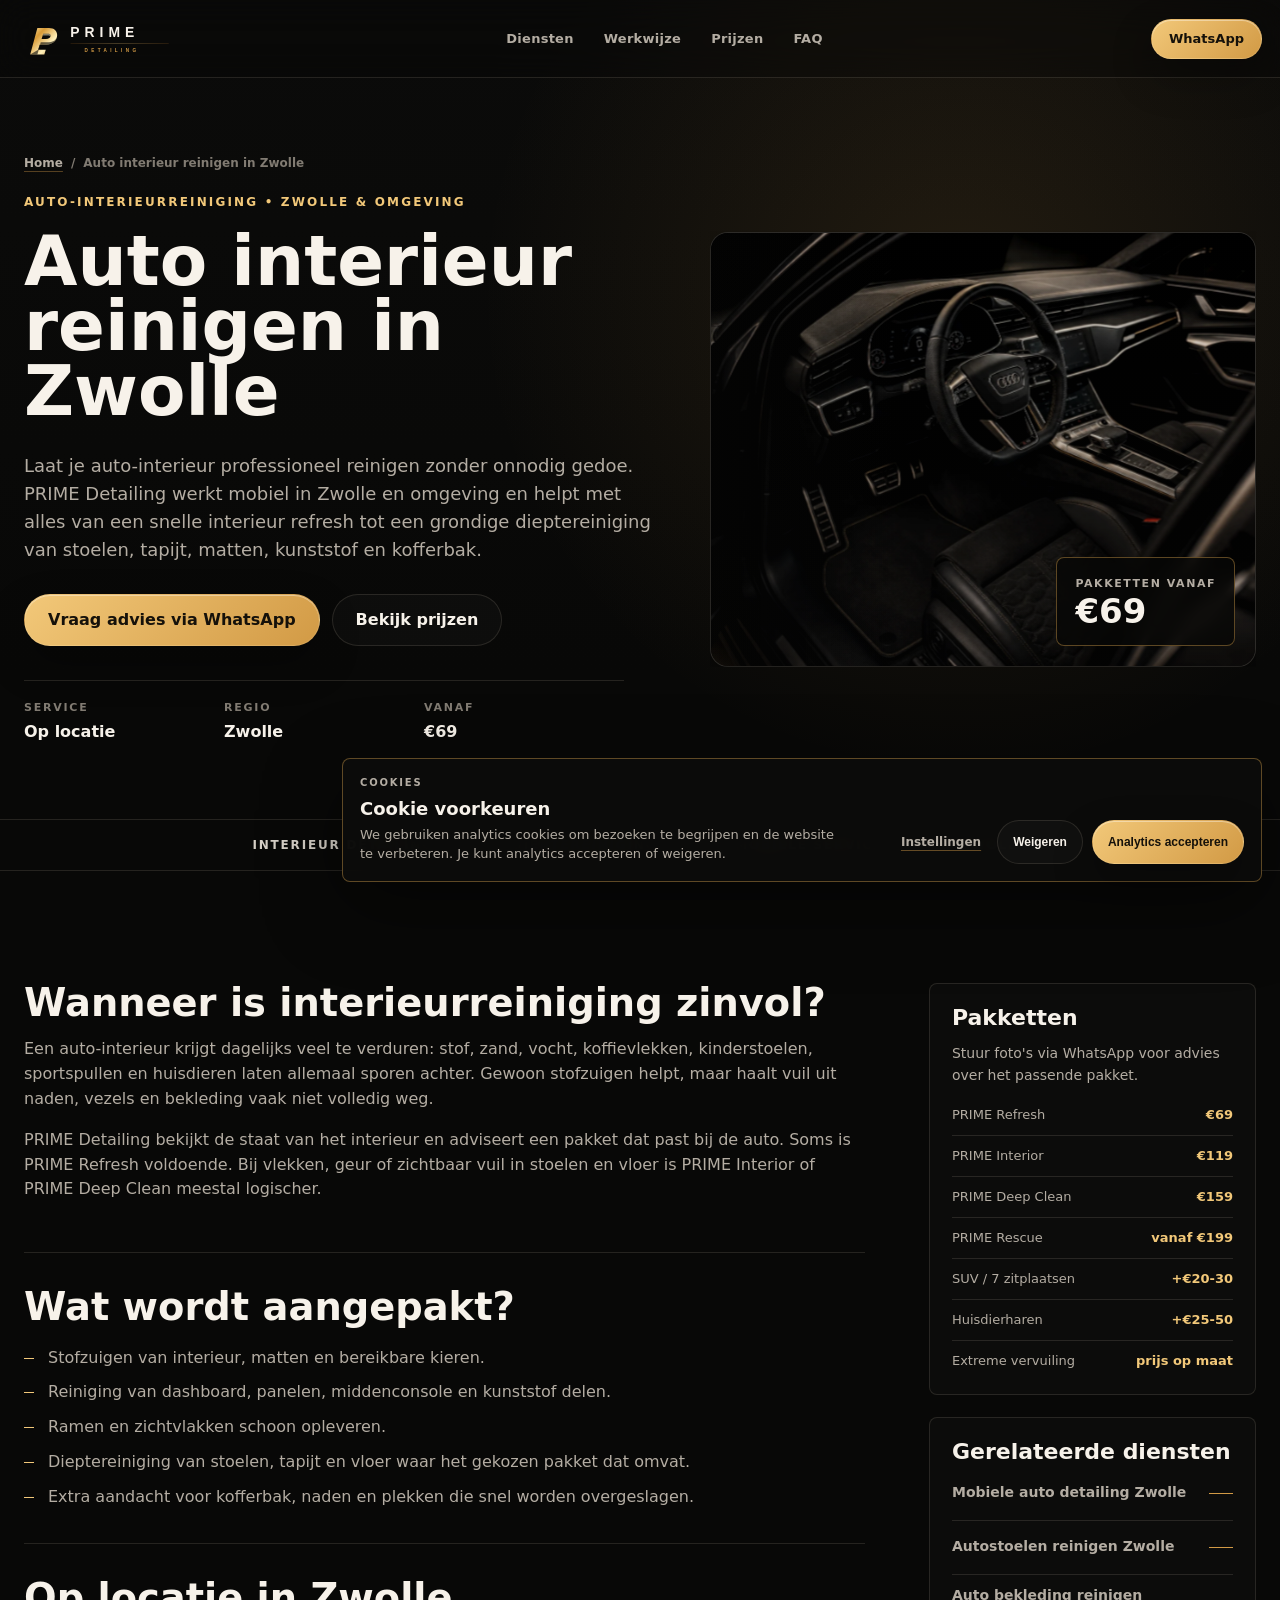
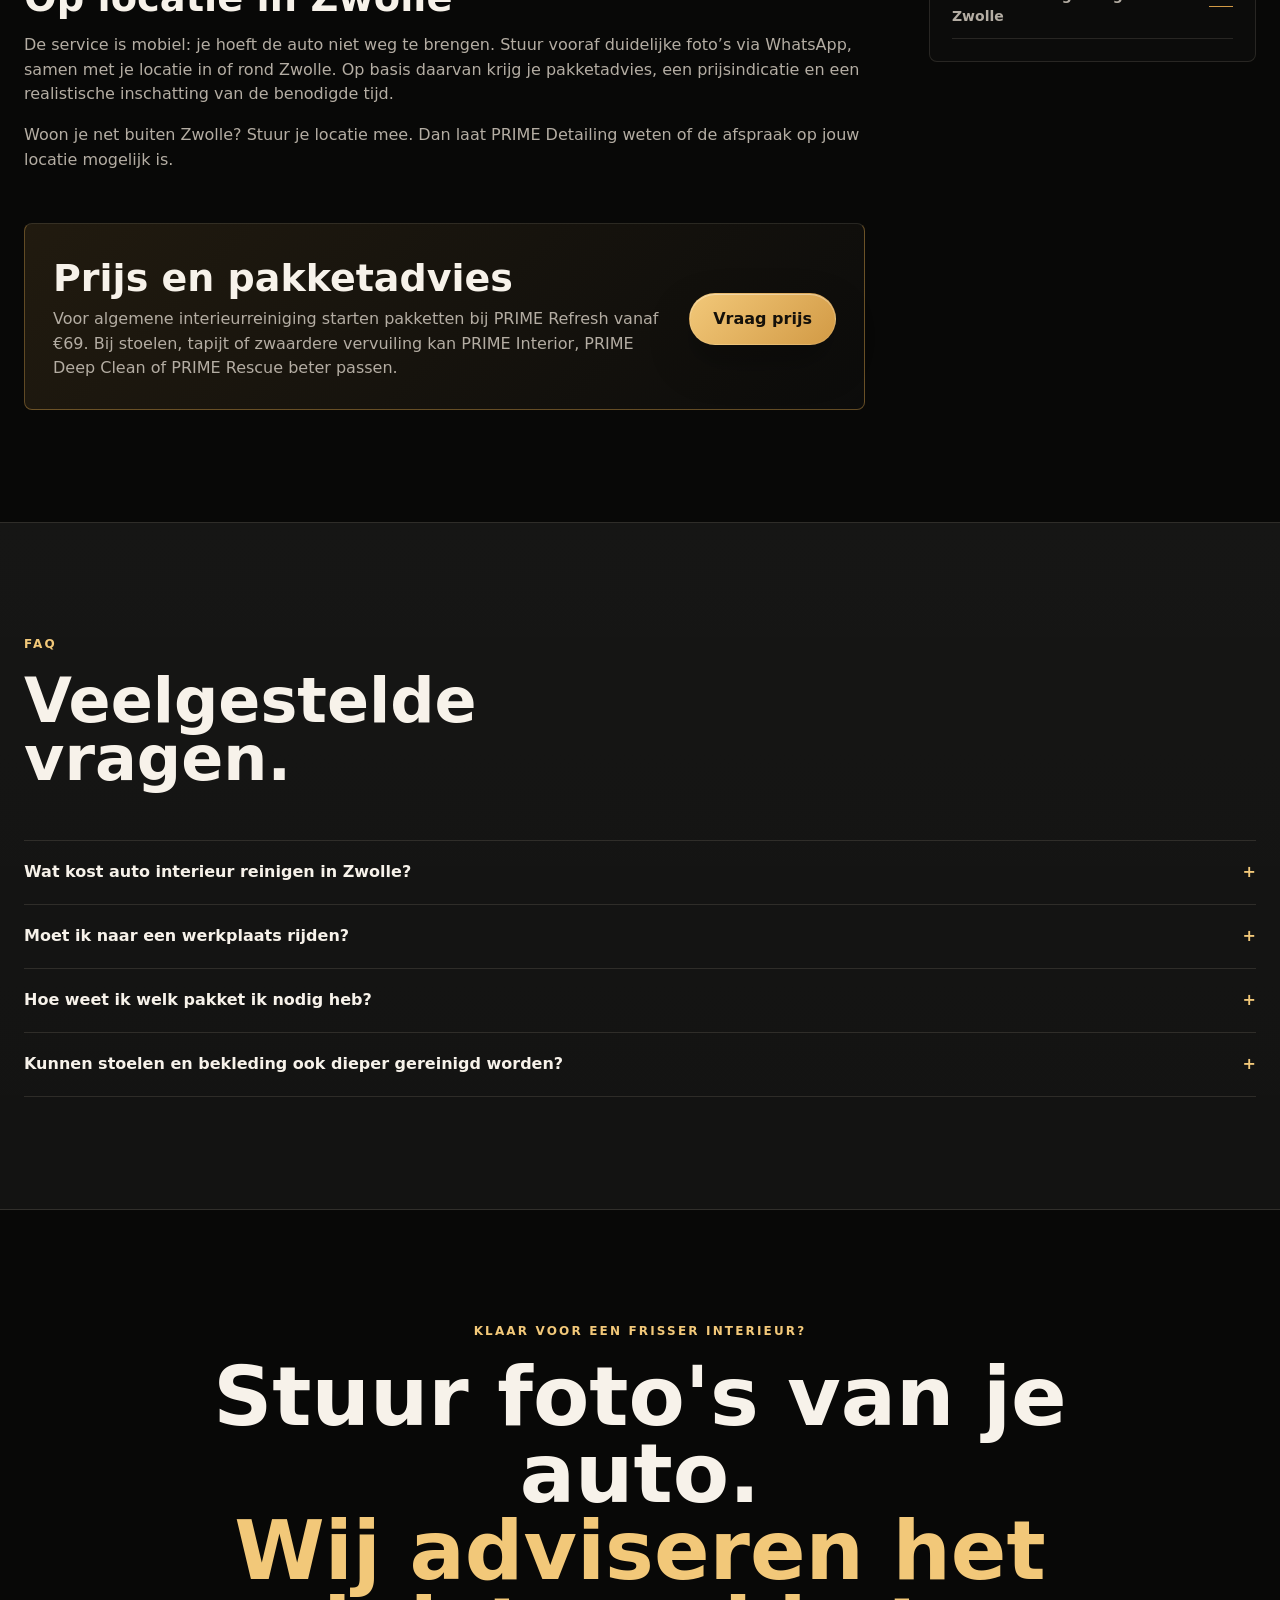
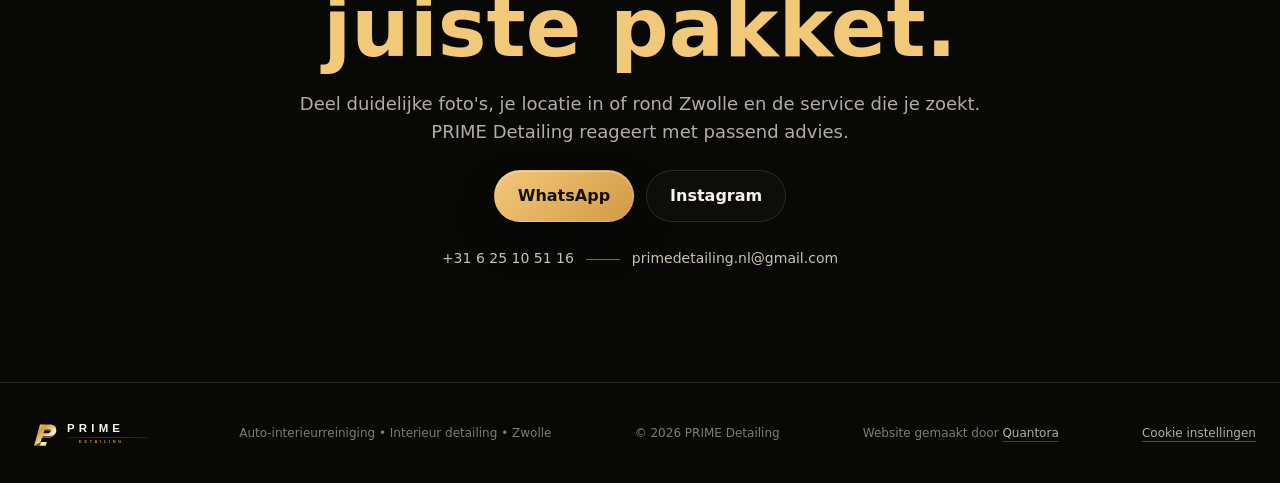
<file: auto-interieur-reinigen-zwolle/index.html>
<!doctype html>
<html lang="nl">
<head>
  <meta charset="UTF-8" />
  <meta name="viewport" content="width=device-width, initial-scale=1.0" />
  <meta name="theme-color" content="#080807" />
  <meta name="description" content="Auto interieur reinigen in Zwolle op locatie. PRIME Detailing verzorgt refresh, dieptereiniging, stoelen, tapijt en bekleding vanaf €69." />
  <meta name="robots" content="index,follow" />
  <meta property="og:title" content="Auto Interieur Reinigen Zwolle | PRIME Detailing" />
  <meta property="og:description" content="Auto interieur reinigen in Zwolle op locatie. PRIME Detailing verzorgt refresh, dieptereiniging, stoelen, tapijt en bekleding vanaf €69." />
  <meta property="og:type" content="website" />
  <meta property="og:url" content="https://prime-detail.nl/auto-interieur-reinigen-zwolle/" />
  <meta property="og:image" content="https://prime-detail.nl/assets/prime-detailing-og-zwolle.webp" />
  <meta property="og:image:width" content="1200" />
  <meta property="og:image:height" content="630" />
  <meta property="og:image:alt" content="PRIME Detailing auto-interieurreiniging in Zwolle" />
  <meta property="og:locale" content="nl_NL" />
  <meta property="og:site_name" content="PRIME Detailing" />
  <meta name="twitter:card" content="summary_large_image" />
  <meta name="twitter:title" content="Auto Interieur Reinigen Zwolle | PRIME Detailing" />
  <meta name="twitter:description" content="Auto interieur reinigen in Zwolle op locatie. PRIME Detailing verzorgt refresh, dieptereiniging, stoelen, tapijt en bekleding vanaf €69." />
  <meta name="twitter:image" content="https://prime-detail.nl/assets/prime-detailing-og-zwolle.webp" />
  <meta name="twitter:image:alt" content="PRIME Detailing auto-interieurreiniging in Zwolle" />
  <title>Auto Interieur Reinigen Zwolle | PRIME Detailing</title>
  <link rel="icon" href="../assets/prime-logo-mark.svg" type="image/svg+xml" />
  <link rel="canonical" href="https://prime-detail.nl/auto-interieur-reinigen-zwolle/" />
  <link rel="preload" as="image" href="../assets/prime-auto-interieur-reinigen-zwolle.webp" />
  <link rel="stylesheet" href="../styles.css?v=20260923-quantora-footer" />
  <script>
    window.dataLayer = window.dataLayer || [];
    window.gtag = function(){ dataLayer.push(arguments); };

    window.gtag("consent", "default", {
      analytics_storage: "denied",
      ad_storage: "denied",
      ad_user_data: "denied",
      ad_personalization: "denied",
      wait_for_update: 500
    });

    window.gtag("js", new Date());

    window.gtag("config", "G-4HHXRWYFRB", {
      send_page_view: false
    });
  </script>
  <script async src="https://www.googletagmanager.com/gtag/js?id=G-4HHXRWYFRB"></script>
  <script type="application/ld+json">
{
      "@context": "https://schema.org",
      "@type": "Service",
      "name": "Auto interieur reinigen in Zwolle",
      "description": "Auto interieur reinigen in Zwolle op locatie. PRIME Detailing verzorgt refresh, dieptereiniging, stoelen, tapijt en bekleding vanaf €69.",
      "serviceType": "Auto interieur reinigen in Zwolle",
      "provider": {
            "@type": "AutomotiveBusiness",
            "name": "PRIME Detailing",
            "url": "https://prime-detail.nl/",
            "telephone": "+31 6 25 10 51 16",
            "email": "primedetailing.nl@gmail.com",
            "sameAs": [
                  "https://www.instagram.com/prime.detail.nl/"
            ]
      },
      "areaServed": {
            "@type": "City",
            "name": "Zwolle"
      }
}
  </script>
  <script type="application/ld+json">
{
      "@context": "https://schema.org",
      "@type": "FAQPage",
      "mainEntity": [
            {
                  "@type": "Question",
                  "name": "Wat kost auto interieur reinigen in Zwolle?",
                  "acceptedAnswer": {
                        "@type": "Answer",
                        "text": "PRIME Refresh kost €69, PRIME Interior €119, PRIME Deep Clean €159 en PRIME Rescue vanaf €199. SUV/7 zitplaatsen, huisdierharen en extreme vervuiling kunnen extra kosten."
                  }
            },
            {
                  "@type": "Question",
                  "name": "Moet ik naar een werkplaats rijden?",
                  "acceptedAnswer": {
                        "@type": "Answer",
                        "text": "Nee. PRIME Detailing werkt mobiel in Zwolle en omgeving. We stemmen vooraf af wat er op locatie nodig is."
                  }
            },
            {
                  "@type": "Question",
                  "name": "Hoe weet ik welk pakket ik nodig heb?",
                  "acceptedAnswer": {
                        "@type": "Answer",
                        "text": "Stuur foto’s van het interieur via WhatsApp. Op basis van de vervuiling, het type auto en je wensen krijg je passend advies."
                  }
            },
            {
                  "@type": "Question",
                  "name": "Kunnen stoelen en bekleding ook dieper gereinigd worden?",
                  "acceptedAnswer": {
                        "@type": "Answer",
                        "text": "Ja. Bij PRIME Interior en PRIME Deep Clean worden stoelen en tapijt dieper gereinigd waar dat passend is voor het materiaal en de staat van het interieur."
                  }
            }
      ]
}
  </script>
</head>
<body class="service-page">
  <header class="site-header">
    <a class="brand" href="../" aria-label="PRIME Detailing home">
      <img src="../assets/prime-logo-full.svg" alt="PRIME Detailing logo" width="760" height="210" />
    </a>
    <nav class="desktop-nav" aria-label="Hoofdnavigatie">
      <a href="../#diensten">Diensten</a>
      <a href="../#werkwijze">Werkwijze</a>
      <a href="#prijzen">Prijzen</a>
      <a href="#faq">FAQ</a>
    </nav>
    <div class="header-actions">
      <a class="button button-small wa-link" href="https://wa.me/31625105116?text=Hoi%20PRIME%2C%20ik%20wil%20graag%20mijn%20auto-interieur%20laten%20reinigen%20in%20Zwolle.%20Ik%20stuur%20foto's%20van%20het%20interieur%20en%20mijn%20locatie%20mee." target="_blank" rel="noopener" data-track-placement="service_header" data-package="Auto interieur reinigen in Zwolle">WhatsApp</a>
      <button class="mobile-menu-toggle" id="mobileMenuToggle" type="button" aria-controls="mobileMenu" aria-expanded="false" aria-label="Menu openen">
        <span></span>
        <span></span>
      </button>
    </div>
    <div class="mobile-nav-backdrop" id="mobileNavBackdrop" hidden></div>
    <nav class="mobile-nav" id="mobileMenu" aria-label="Mobiele navigatie" hidden>
      <a href="../#diensten">Diensten</a>
      <a href="../#werkwijze">Werkwijze</a>
      <a href="#prijzen">Prijzen</a>
      <a href="#faq">FAQ</a>
      <a href="../#contact">Contact</a>
      <a class="button wa-link" href="https://wa.me/31625105116?text=Hoi%20PRIME%2C%20ik%20wil%20graag%20mijn%20auto-interieur%20laten%20reinigen%20in%20Zwolle.%20Ik%20stuur%20foto's%20van%20het%20interieur%20en%20mijn%20locatie%20mee." target="_blank" rel="noopener" data-track-placement="service_mobile_nav" data-package="Auto interieur reinigen in Zwolle">WhatsApp</a>
    </nav>
  </header>

  <main id="top" class="service-page-main">
    <section class="hero section-pad">
      <div class="hero-copy reveal">
        <nav class="breadcrumbs" aria-label="Breadcrumb">
          <a href="../">Home</a>
          <span aria-hidden="true">/</span>
          <span>Auto interieur reinigen in Zwolle</span>
        </nav>
        <p class="eyebrow">AUTO-INTERIEURREINIGING • ZWOLLE &amp; OMGEVING</p>
        <h1 class="hero-title">Auto interieur reinigen in Zwolle</h1>
        <p class="hero-text">Laat je auto-interieur professioneel reinigen zonder onnodig gedoe. PRIME Detailing werkt mobiel in Zwolle en omgeving en helpt met alles van een snelle interieur refresh tot een grondige dieptereiniging van stoelen, tapijt, matten, kunststof en kofferbak.</p>
        <div class="hero-ctas">
          <a class="button wa-link" href="https://wa.me/31625105116?text=Hoi%20PRIME%2C%20ik%20wil%20graag%20mijn%20auto-interieur%20laten%20reinigen%20in%20Zwolle.%20Ik%20stuur%20foto's%20van%20het%20interieur%20en%20mijn%20locatie%20mee." target="_blank" rel="noopener" data-track-placement="service_hero" data-package="Auto interieur reinigen in Zwolle">Vraag advies via WhatsApp</a>
          <a class="button button-ghost" href="#prijzen">Bekijk prijzen</a>
        </div>
        <dl class="fact-strip" aria-label="PRIME Detailing kerninformatie">
          <div><dt>Service</dt><dd>Op locatie</dd></div>
          <div><dt>Regio</dt><dd>Zwolle</dd></div>
          <div><dt>Vanaf</dt><dd>€69</dd></div>
        </dl>
      </div>

      <div class="hero-media reveal" aria-label="PRIME Detailing premium interieur">
        <img src="../assets/prime-auto-interieur-reinigen-zwolle.webp" alt="Auto interieur reinigen in Zwolle door PRIME Detailing in Zwolle" width="1536" height="1024" loading="eager" fetchpriority="high" decoding="async" />
        <div class="hero-price">
          <span>Pakketten vanaf</span>
          <strong>€69</strong>
        </div>
      </div>
    </section>

    <section class="ticker" aria-label="Diensten overzicht">
      <div class="ticker-track">
        <span>INTERIEUR DETAILING</span>
        <i aria-hidden="true"></i>
        <span>DIEPTEREINIGING</span>
        <i aria-hidden="true"></i>
        <span>MOBIELE SERVICE</span>
        <i aria-hidden="true"></i>
        <span>ZWOLLE</span>
        <i class="ticker-clone" aria-hidden="true"></i>
        <span class="ticker-clone" aria-hidden="true">INTERIEUR DETAILING</span>
        <i class="ticker-clone" aria-hidden="true"></i>
        <span class="ticker-clone" aria-hidden="true">DIEPTEREINIGING</span>
        <i class="ticker-clone" aria-hidden="true"></i>
        <span class="ticker-clone" aria-hidden="true">MOBIELE SERVICE</span>
        <i class="ticker-clone" aria-hidden="true"></i>
        <span class="ticker-clone" aria-hidden="true">ZWOLLE</span>
        <i class="ticker-clone" aria-hidden="true"></i>
      </div>
    </section>

    <section class="section-pad">
      <div class="service-content">
        <div class="service-prose">
          <section class="reveal">
            <h2>Wanneer is interieurreiniging zinvol?</h2>
            <p>Een auto-interieur krijgt dagelijks veel te verduren: stof, zand, vocht, koffievlekken, kinderstoelen, sportspullen en huisdieren laten allemaal sporen achter. Gewoon stofzuigen helpt, maar haalt vuil uit naden, vezels en bekleding vaak niet volledig weg.</p>
            <p>PRIME Detailing bekijkt de staat van het interieur en adviseert een pakket dat past bij de auto. Soms is PRIME Refresh voldoende. Bij vlekken, geur of zichtbaar vuil in stoelen en vloer is PRIME Interior of PRIME Deep Clean meestal logischer.</p>
          </section>

          <section class="reveal">
            <h2>Wat wordt aangepakt?</h2>
            <ul class="service-list">
              <li>Stofzuigen van interieur, matten en bereikbare kieren.</li>
              <li>Reiniging van dashboard, panelen, middenconsole en kunststof delen.</li>
              <li>Ramen en zichtvlakken schoon opleveren.</li>
              <li>Dieptereiniging van stoelen, tapijt en vloer waar het gekozen pakket dat omvat.</li>
              <li>Extra aandacht voor kofferbak, naden en plekken die snel worden overgeslagen.</li>
            </ul>
          </section>

          <section class="reveal">
            <h2>Op locatie in Zwolle</h2>
            <p>De service is mobiel: je hoeft de auto niet weg te brengen. Stuur vooraf duidelijke foto’s via WhatsApp, samen met je locatie in of rond Zwolle. Op basis daarvan krijg je pakketadvies, een prijsindicatie en een realistische inschatting van de benodigde tijd.</p>
            <p>Woon je net buiten Zwolle? Stuur je locatie mee. Dan laat PRIME Detailing weten of de afspraak op jouw locatie mogelijk is.</p>
          </section>

          <section id="prijzen" class="service-cta reveal">
            <div>
              <h2>Prijs en pakketadvies</h2>
              <p>Voor algemene interieurreiniging starten pakketten bij PRIME Refresh vanaf €69. Bij stoelen, tapijt of zwaardere vervuiling kan PRIME Interior, PRIME Deep Clean of PRIME Rescue beter passen.</p>
            </div>
            <a class="button wa-link" href="https://wa.me/31625105116?text=Hoi%20PRIME%2C%20ik%20wil%20graag%20mijn%20auto-interieur%20laten%20reinigen%20in%20Zwolle.%20Ik%20stuur%20foto's%20van%20het%20interieur%20en%20mijn%20locatie%20mee." target="_blank" rel="noopener" data-track-placement="service_pricing" data-package="Auto interieur reinigen in Zwolle">Vraag prijs</a>
          </section>
        </div>

        <aside class="service-panel reveal" aria-label="Service informatie">
          <div class="service-aside-block">
            <h2>Pakketten</h2>
            <p>Stuur foto's via WhatsApp voor advies over het passende pakket.</p>
            <ul>
              <li><span>PRIME Refresh</span><strong>€69</strong></li>
              <li><span>PRIME Interior</span><strong>€119</strong></li>
              <li><span>PRIME Deep Clean</span><strong>€159</strong></li>
              <li><span>PRIME Rescue</span><strong>vanaf €199</strong></li>
              <li><span>SUV / 7 zitplaatsen</span><strong>+€20-30</strong></li>
              <li><span>Huisdierharen</span><strong>+€25-50</strong></li>
              <li><span>Extreme vervuiling</span><strong>prijs op maat</strong></li>
            </ul>
          </div>
          <div class="service-aside-block">
            <h2>Gerelateerde diensten</h2>
            <div class="service-related">
              <a href="../mobiele-auto-detailing-zwolle/">Mobiele auto detailing Zwolle</a>
            <a href="../autostoelen-reinigen-zwolle/">Autostoelen reinigen Zwolle</a>
            <a href="../auto-bekleding-reinigen-zwolle/">Auto bekleding reinigen Zwolle</a>
            </div>
          </div>
        </aside>
      </div>
    </section>

    <section id="faq" class="section-pad section-dark faq-section">
      <div class="section-heading reveal">
        <p class="eyebrow">FAQ</p>
        <h2>Veelgestelde vragen.</h2>
      </div>
      <div class="faq-list reveal">
        <details><summary>Wat kost auto interieur reinigen in Zwolle?</summary><p>PRIME Refresh kost €69, PRIME Interior €119, PRIME Deep Clean €159 en PRIME Rescue vanaf €199. SUV/7 zitplaatsen, huisdierharen en extreme vervuiling kunnen extra kosten.</p></details>
          <details><summary>Moet ik naar een werkplaats rijden?</summary><p>Nee. PRIME Detailing werkt mobiel in Zwolle en omgeving. We stemmen vooraf af wat er op locatie nodig is.</p></details>
          <details><summary>Hoe weet ik welk pakket ik nodig heb?</summary><p>Stuur foto’s van het interieur via WhatsApp. Op basis van de vervuiling, het type auto en je wensen krijg je passend advies.</p></details>
          <details><summary>Kunnen stoelen en bekleding ook dieper gereinigd worden?</summary><p>Ja. Bij PRIME Interior en PRIME Deep Clean worden stoelen en tapijt dieper gereinigd waar dat passend is voor het materiaal en de staat van het interieur.</p></details>
      </div>
    </section>

    <section id="contact" class="final-cta section-pad">
      <p class="eyebrow reveal">KLAAR VOOR EEN FRISSER INTERIEUR?</p>
      <h2 class="reveal">Stuur foto's van je auto.<br><span>Wij adviseren het juiste pakket.</span></h2>
      <p class="reveal">Deel duidelijke foto's, je locatie in of rond Zwolle en de service die je zoekt. PRIME Detailing reageert met passend advies.</p>
      <div class="hero-ctas center reveal">
        <a class="button wa-link" href="https://wa.me/31625105116?text=Hoi%20PRIME%2C%20ik%20wil%20graag%20mijn%20auto-interieur%20laten%20reinigen%20in%20Zwolle.%20Ik%20stuur%20foto's%20van%20het%20interieur%20en%20mijn%20locatie%20mee." target="_blank" rel="noopener" data-track-placement="service_final_cta" data-package="Auto interieur reinigen in Zwolle">WhatsApp</a>
        <a class="button button-ghost instagram-link" href="https://www.instagram.com/prime.detail.nl/" target="_blank" rel="noopener" data-track-placement="service_final_cta">Instagram</a>
      </div>
      <div class="contact-line reveal" aria-label="Contactgegevens">
        <a href="tel:+31625105116" data-track-placement="service_contact">+31 6 25 10 51 16</a>
        <span aria-hidden="true"></span>
        <a href="mailto:primedetailing.nl@gmail.com" data-track-placement="service_contact">primedetailing.nl@gmail.com</a>
      </div>
    </section>
  </main>

  <footer>
    <div class="brand footer-brand">
      <img src="../assets/prime-logo-full.svg" alt="PRIME Detailing" width="760" height="210" />
    </div>
    <p>Auto-interieurreiniging • Interieur detailing • Zwolle</p>
    <p>© <span id="year"></span> PRIME Detailing</p>
    <p class="footer-attribution">Website gemaakt door <a class="quantora-attribution-link" href="https://quantora.fi" target="_blank" rel="noopener" data-track-placement="footer">Quantora</a></p>
    <button class="footer-cookie-link" id="cookieSettingsFooter" type="button">Cookie instellingen</button>
  </footer>

  <section class="cookie-banner" id="cookieBanner" role="dialog" aria-labelledby="cookieTitle" aria-describedby="cookieText" hidden>
    <div class="cookie-copy">
      <p class="eyebrow">COOKIES</p>
      <h2 id="cookieTitle">Cookie voorkeuren</h2>
      <p id="cookieText">We gebruiken analytics cookies om bezoeken te begrijpen en de website te verbeteren. Je kunt analytics accepteren of weigeren.</p>
      <div class="cookie-preferences" id="cookiePreferences" hidden>
        <label class="cookie-toggle">
          <input id="cookieAnalyticsToggle" type="checkbox" />
          <span>
            <strong>Analytics cookies</strong>
            <em>Helpt ons te zien hoe de website wordt gebruikt.</em>
          </span>
        </label>
      </div>
    </div>
    <div class="cookie-actions">
      <button class="cookie-settings-button" id="cookieSettingsButton" type="button">Instellingen</button>
      <button class="button button-ghost" id="cookieRejectButton" type="button">Weigeren</button>
      <button class="button cookie-save-button" id="cookieSaveButton" type="button" hidden>Voorkeur opslaan</button>
      <button class="button" id="cookieAcceptButton" type="button">Analytics accepteren</button>
    </div>
  </section>

  <a class="floating-whatsapp wa-link" href="https://wa.me/31625105116?text=Hoi%20PRIME%2C%20ik%20wil%20graag%20mijn%20auto-interieur%20laten%20reinigen%20in%20Zwolle.%20Ik%20stuur%20foto's%20van%20het%20interieur%20en%20mijn%20locatie%20mee." target="_blank" rel="noopener" aria-label="Vraag advies via WhatsApp" data-track-placement="service_floating" data-package="Auto interieur reinigen in Zwolle">WhatsApp</a>
  <script src="../script.js?v=20260923-quantora-footer"></script>
</body>
</html>
</file>
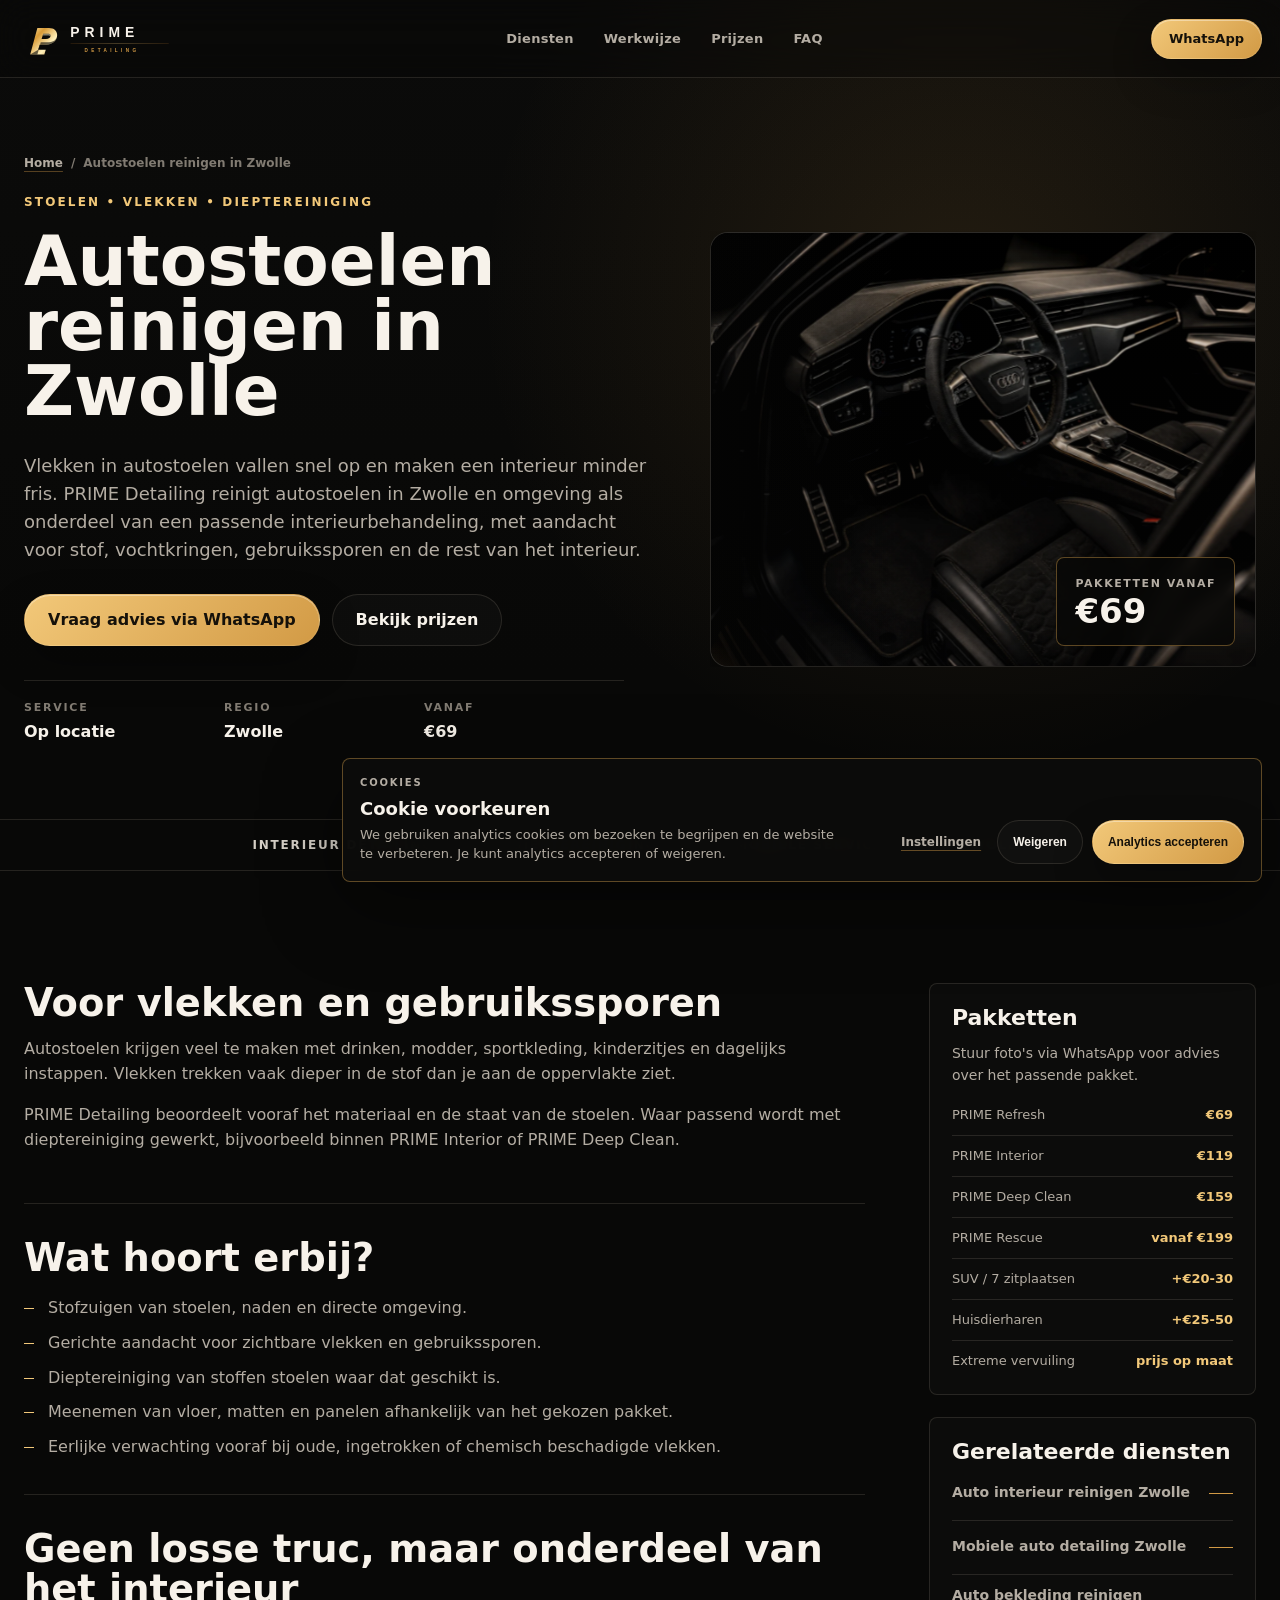
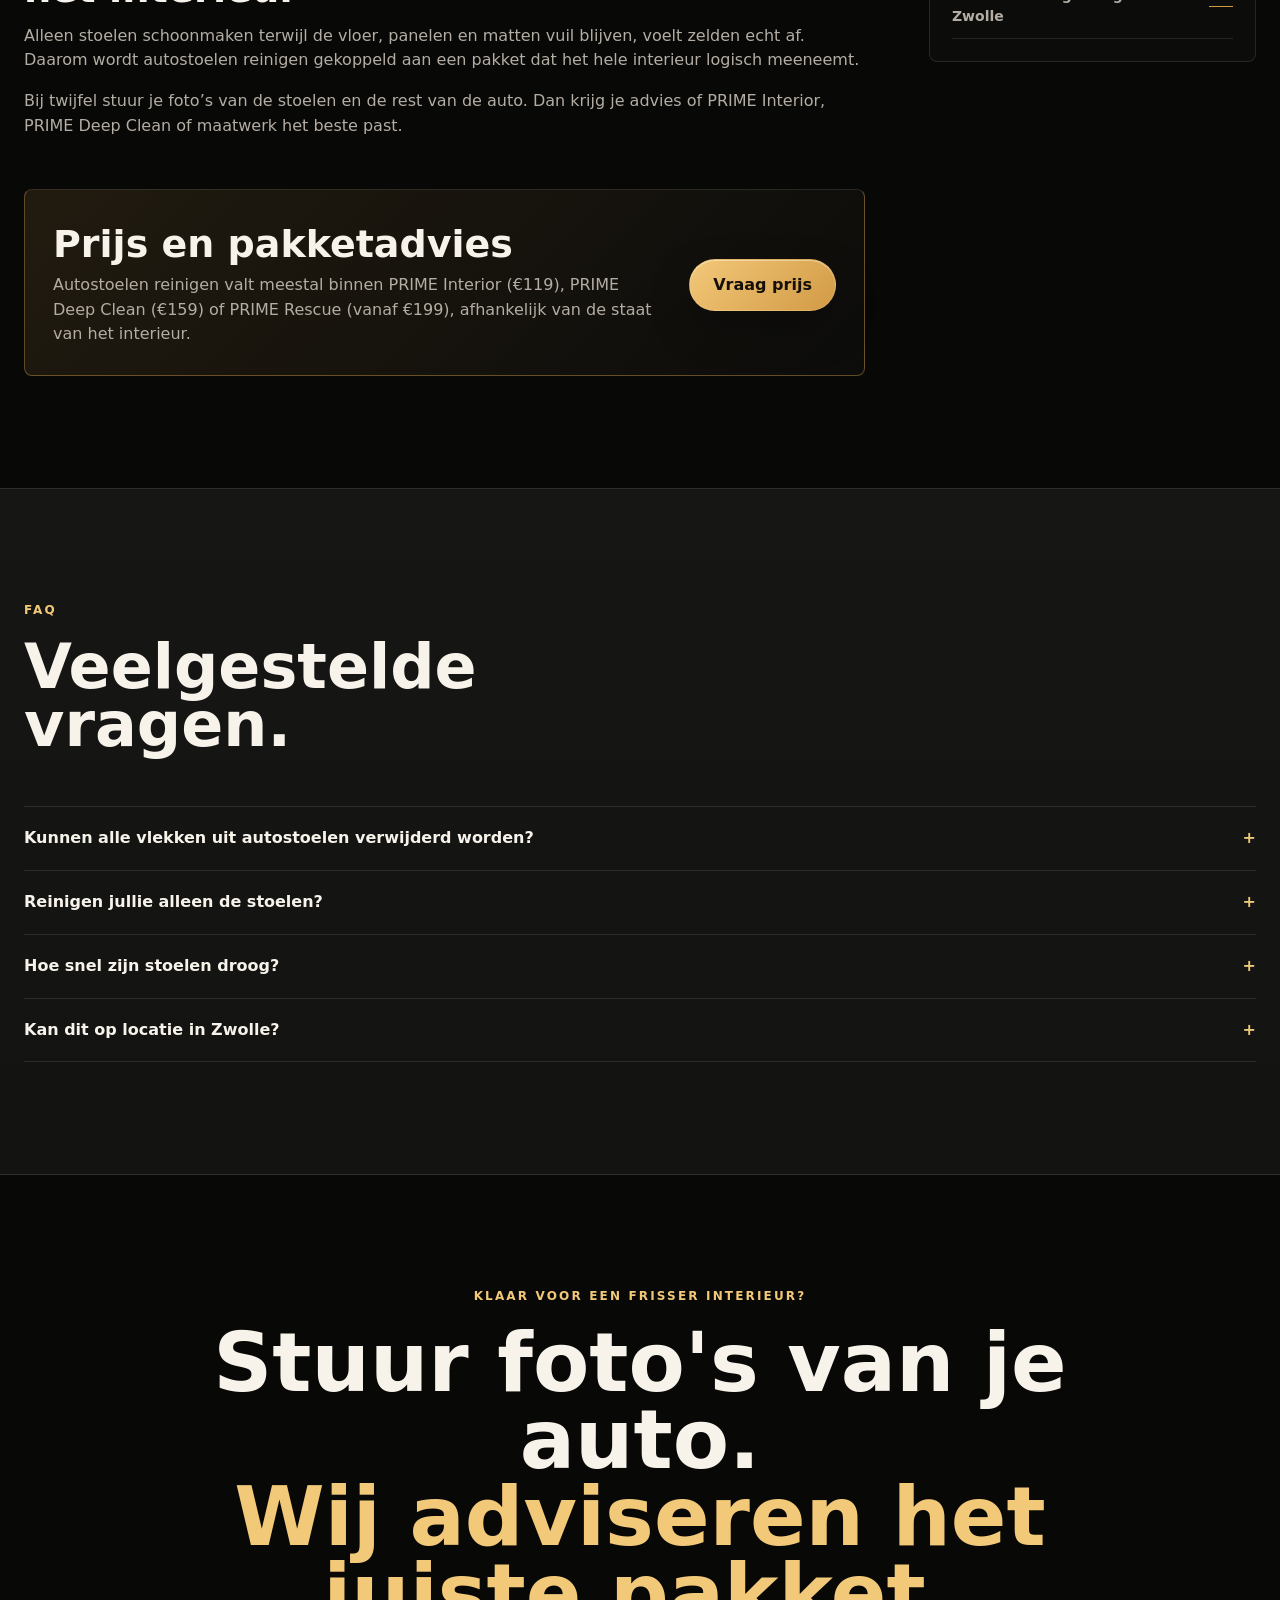
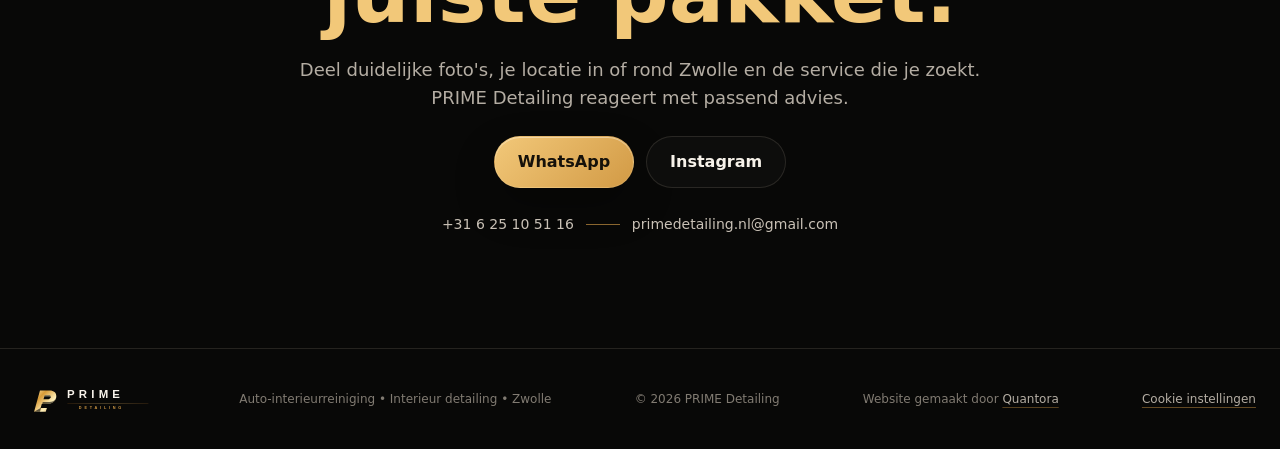
<file: autostoelen-reinigen-zwolle/index.html>
<!doctype html>
<html lang="nl">
<head>
  <meta charset="UTF-8" />
  <meta name="viewport" content="width=device-width, initial-scale=1.0" />
  <meta name="theme-color" content="#080807" />
  <meta name="description" content="Autostoelen reinigen in Zwolle. PRIME Detailing helpt met vlekken, stof en dieptereiniging van stoffen autostoelen op locatie." />
  <meta name="robots" content="index,follow" />
  <meta property="og:title" content="Autostoelen Reinigen Zwolle | PRIME Detailing" />
  <meta property="og:description" content="Autostoelen reinigen in Zwolle. PRIME Detailing helpt met vlekken, stof en dieptereiniging van stoffen autostoelen op locatie." />
  <meta property="og:type" content="website" />
  <meta property="og:url" content="https://prime-detail.nl/autostoelen-reinigen-zwolle/" />
  <meta property="og:image" content="https://prime-detail.nl/assets/prime-detailing-og-zwolle.webp" />
  <meta property="og:image:width" content="1200" />
  <meta property="og:image:height" content="630" />
  <meta property="og:image:alt" content="PRIME Detailing auto-interieurreiniging in Zwolle" />
  <meta property="og:locale" content="nl_NL" />
  <meta property="og:site_name" content="PRIME Detailing" />
  <meta name="twitter:card" content="summary_large_image" />
  <meta name="twitter:title" content="Autostoelen Reinigen Zwolle | PRIME Detailing" />
  <meta name="twitter:description" content="Autostoelen reinigen in Zwolle. PRIME Detailing helpt met vlekken, stof en dieptereiniging van stoffen autostoelen op locatie." />
  <meta name="twitter:image" content="https://prime-detail.nl/assets/prime-detailing-og-zwolle.webp" />
  <meta name="twitter:image:alt" content="PRIME Detailing auto-interieurreiniging in Zwolle" />
  <title>Autostoelen Reinigen Zwolle | PRIME Detailing</title>
  <link rel="icon" href="../assets/prime-logo-mark.svg" type="image/svg+xml" />
  <link rel="canonical" href="https://prime-detail.nl/autostoelen-reinigen-zwolle/" />
  <link rel="preload" as="image" href="../assets/prime-auto-interieur-reinigen-zwolle.webp" />
  <link rel="stylesheet" href="../styles.css?v=20260923-quantora-footer" />
  <script>
    window.dataLayer = window.dataLayer || [];
    window.gtag = function(){ dataLayer.push(arguments); };

    window.gtag("consent", "default", {
      analytics_storage: "denied",
      ad_storage: "denied",
      ad_user_data: "denied",
      ad_personalization: "denied",
      wait_for_update: 500
    });

    window.gtag("js", new Date());

    window.gtag("config", "G-4HHXRWYFRB", {
      send_page_view: false
    });
  </script>
  <script async src="https://www.googletagmanager.com/gtag/js?id=G-4HHXRWYFRB"></script>
  <script type="application/ld+json">
{
      "@context": "https://schema.org",
      "@type": "Service",
      "name": "Autostoelen reinigen in Zwolle",
      "description": "Autostoelen reinigen in Zwolle. PRIME Detailing helpt met vlekken, stof en dieptereiniging van stoffen autostoelen op locatie.",
      "serviceType": "Autostoelen reinigen in Zwolle",
      "provider": {
            "@type": "AutomotiveBusiness",
            "name": "PRIME Detailing",
            "url": "https://prime-detail.nl/",
            "telephone": "+31 6 25 10 51 16",
            "email": "primedetailing.nl@gmail.com",
            "sameAs": [
                  "https://www.instagram.com/prime.detail.nl/"
            ]
      },
      "areaServed": {
            "@type": "City",
            "name": "Zwolle"
      }
}
  </script>
  <script type="application/ld+json">
{
      "@context": "https://schema.org",
      "@type": "FAQPage",
      "mainEntity": [
            {
                  "@type": "Question",
                  "name": "Kunnen alle vlekken uit autostoelen verwijderd worden?",
                  "acceptedAnswer": {
                        "@type": "Answer",
                        "text": "Veel vlekken kunnen sterk verbeteren of verdwijnen, maar oude, ingetrokken of beschadigde plekken zijn niet altijd volledig te herstellen. Foto’s vooraf helpen om verwachtingen eerlijk te houden."
                  }
            },
            {
                  "@type": "Question",
                  "name": "Reinigen jullie alleen de stoelen?",
                  "acceptedAnswer": {
                        "@type": "Answer",
                        "text": "Stoelreiniging wordt meestal gecombineerd met een interieurpakket, zodat de rest van de auto ook verzorgd wordt meegenomen."
                  }
            },
            {
                  "@type": "Question",
                  "name": "Hoe snel zijn stoelen droog?",
                  "acceptedAnswer": {
                        "@type": "Answer",
                        "text": "Dat hangt af van materiaal, buitentemperatuur, ventilatie en hoeveel reiniging nodig is. Bij het boeken krijg je een praktische indicatie."
                  }
            },
            {
                  "@type": "Question",
                  "name": "Kan dit op locatie in Zwolle?",
                  "acceptedAnswer": {
                        "@type": "Answer",
                        "text": "Ja. PRIME Detailing werkt mobiel in Zwolle en omgeving, na afstemming van locatie en omstandigheden."
                  }
            }
      ]
}
  </script>
</head>
<body class="service-page">
  <header class="site-header">
    <a class="brand" href="../" aria-label="PRIME Detailing home">
      <img src="../assets/prime-logo-full.svg" alt="PRIME Detailing logo" width="760" height="210" />
    </a>
    <nav class="desktop-nav" aria-label="Hoofdnavigatie">
      <a href="../#diensten">Diensten</a>
      <a href="../#werkwijze">Werkwijze</a>
      <a href="#prijzen">Prijzen</a>
      <a href="#faq">FAQ</a>
    </nav>
    <div class="header-actions">
      <a class="button button-small wa-link" href="https://wa.me/31625105116?text=Hoi%20PRIME%2C%20ik%20wil%20graag%20mijn%20autostoelen%20laten%20reinigen%20in%20Zwolle.%20Ik%20stuur%20foto's%20van%20de%20stoelen%2C%20vlekken%20en%20mijn%20locatie%20mee." target="_blank" rel="noopener" data-track-placement="service_header" data-package="Autostoelen reinigen in Zwolle">WhatsApp</a>
      <button class="mobile-menu-toggle" id="mobileMenuToggle" type="button" aria-controls="mobileMenu" aria-expanded="false" aria-label="Menu openen">
        <span></span>
        <span></span>
      </button>
    </div>
    <div class="mobile-nav-backdrop" id="mobileNavBackdrop" hidden></div>
    <nav class="mobile-nav" id="mobileMenu" aria-label="Mobiele navigatie" hidden>
      <a href="../#diensten">Diensten</a>
      <a href="../#werkwijze">Werkwijze</a>
      <a href="#prijzen">Prijzen</a>
      <a href="#faq">FAQ</a>
      <a href="../#contact">Contact</a>
      <a class="button wa-link" href="https://wa.me/31625105116?text=Hoi%20PRIME%2C%20ik%20wil%20graag%20mijn%20autostoelen%20laten%20reinigen%20in%20Zwolle.%20Ik%20stuur%20foto's%20van%20de%20stoelen%2C%20vlekken%20en%20mijn%20locatie%20mee." target="_blank" rel="noopener" data-track-placement="service_mobile_nav" data-package="Autostoelen reinigen in Zwolle">WhatsApp</a>
    </nav>
  </header>

  <main id="top" class="service-page-main">
    <section class="hero section-pad">
      <div class="hero-copy reveal">
        <nav class="breadcrumbs" aria-label="Breadcrumb">
          <a href="../">Home</a>
          <span aria-hidden="true">/</span>
          <span>Autostoelen reinigen in Zwolle</span>
        </nav>
        <p class="eyebrow">STOELEN • VLEKKEN • DIEPTEREINIGING</p>
        <h1 class="hero-title">Autostoelen reinigen in Zwolle</h1>
        <p class="hero-text">Vlekken in autostoelen vallen snel op en maken een interieur minder fris. PRIME Detailing reinigt autostoelen in Zwolle en omgeving als onderdeel van een passende interieurbehandeling, met aandacht voor stof, vochtkringen, gebruikssporen en de rest van het interieur.</p>
        <div class="hero-ctas">
          <a class="button wa-link" href="https://wa.me/31625105116?text=Hoi%20PRIME%2C%20ik%20wil%20graag%20mijn%20autostoelen%20laten%20reinigen%20in%20Zwolle.%20Ik%20stuur%20foto's%20van%20de%20stoelen%2C%20vlekken%20en%20mijn%20locatie%20mee." target="_blank" rel="noopener" data-track-placement="service_hero" data-package="Autostoelen reinigen in Zwolle">Vraag advies via WhatsApp</a>
          <a class="button button-ghost" href="#prijzen">Bekijk prijzen</a>
        </div>
        <dl class="fact-strip" aria-label="PRIME Detailing kerninformatie">
          <div><dt>Service</dt><dd>Op locatie</dd></div>
          <div><dt>Regio</dt><dd>Zwolle</dd></div>
          <div><dt>Vanaf</dt><dd>€69</dd></div>
        </dl>
      </div>

      <div class="hero-media reveal" aria-label="PRIME Detailing premium interieur">
        <img src="../assets/prime-auto-interieur-reinigen-zwolle.webp" alt="Autostoelen reinigen in Zwolle door PRIME Detailing in Zwolle" width="1536" height="1024" loading="eager" fetchpriority="high" decoding="async" />
        <div class="hero-price">
          <span>Pakketten vanaf</span>
          <strong>€69</strong>
        </div>
      </div>
    </section>

    <section class="ticker" aria-label="Diensten overzicht">
      <div class="ticker-track">
        <span>INTERIEUR DETAILING</span>
        <i aria-hidden="true"></i>
        <span>DIEPTEREINIGING</span>
        <i aria-hidden="true"></i>
        <span>MOBIELE SERVICE</span>
        <i aria-hidden="true"></i>
        <span>ZWOLLE</span>
        <i class="ticker-clone" aria-hidden="true"></i>
        <span class="ticker-clone" aria-hidden="true">INTERIEUR DETAILING</span>
        <i class="ticker-clone" aria-hidden="true"></i>
        <span class="ticker-clone" aria-hidden="true">DIEPTEREINIGING</span>
        <i class="ticker-clone" aria-hidden="true"></i>
        <span class="ticker-clone" aria-hidden="true">MOBIELE SERVICE</span>
        <i class="ticker-clone" aria-hidden="true"></i>
        <span class="ticker-clone" aria-hidden="true">ZWOLLE</span>
        <i class="ticker-clone" aria-hidden="true"></i>
      </div>
    </section>

    <section class="section-pad">
      <div class="service-content">
        <div class="service-prose">
          <section class="reveal">
            <h2>Voor vlekken en gebruikssporen</h2>
            <p>Autostoelen krijgen veel te maken met drinken, modder, sportkleding, kinderzitjes en dagelijks instappen. Vlekken trekken vaak dieper in de stof dan je aan de oppervlakte ziet.</p>
            <p>PRIME Detailing beoordeelt vooraf het materiaal en de staat van de stoelen. Waar passend wordt met dieptereiniging gewerkt, bijvoorbeeld binnen PRIME Interior of PRIME Deep Clean.</p>
          </section>

          <section class="reveal">
            <h2>Wat hoort erbij?</h2>
            <ul class="service-list">
              <li>Stofzuigen van stoelen, naden en directe omgeving.</li>
              <li>Gerichte aandacht voor zichtbare vlekken en gebruikssporen.</li>
              <li>Dieptereiniging van stoffen stoelen waar dat geschikt is.</li>
              <li>Meenemen van vloer, matten en panelen afhankelijk van het gekozen pakket.</li>
              <li>Eerlijke verwachting vooraf bij oude, ingetrokken of chemisch beschadigde vlekken.</li>
            </ul>
          </section>

          <section class="reveal">
            <h2>Geen losse truc, maar onderdeel van het interieur</h2>
            <p>Alleen stoelen schoonmaken terwijl de vloer, panelen en matten vuil blijven, voelt zelden echt af. Daarom wordt autostoelen reinigen gekoppeld aan een pakket dat het hele interieur logisch meeneemt.</p>
            <p>Bij twijfel stuur je foto’s van de stoelen en de rest van de auto. Dan krijg je advies of PRIME Interior, PRIME Deep Clean of maatwerk het beste past.</p>
          </section>

          <section id="prijzen" class="service-cta reveal">
            <div>
              <h2>Prijs en pakketadvies</h2>
              <p>Autostoelen reinigen valt meestal binnen PRIME Interior (€119), PRIME Deep Clean (€159) of PRIME Rescue (vanaf €199), afhankelijk van de staat van het interieur.</p>
            </div>
            <a class="button wa-link" href="https://wa.me/31625105116?text=Hoi%20PRIME%2C%20ik%20wil%20graag%20mijn%20autostoelen%20laten%20reinigen%20in%20Zwolle.%20Ik%20stuur%20foto's%20van%20de%20stoelen%2C%20vlekken%20en%20mijn%20locatie%20mee." target="_blank" rel="noopener" data-track-placement="service_pricing" data-package="Autostoelen reinigen in Zwolle">Vraag prijs</a>
          </section>
        </div>

        <aside class="service-panel reveal" aria-label="Service informatie">
          <div class="service-aside-block">
            <h2>Pakketten</h2>
            <p>Stuur foto's via WhatsApp voor advies over het passende pakket.</p>
            <ul>
              <li><span>PRIME Refresh</span><strong>€69</strong></li>
              <li><span>PRIME Interior</span><strong>€119</strong></li>
              <li><span>PRIME Deep Clean</span><strong>€159</strong></li>
              <li><span>PRIME Rescue</span><strong>vanaf €199</strong></li>
              <li><span>SUV / 7 zitplaatsen</span><strong>+€20-30</strong></li>
              <li><span>Huisdierharen</span><strong>+€25-50</strong></li>
              <li><span>Extreme vervuiling</span><strong>prijs op maat</strong></li>
            </ul>
          </div>
          <div class="service-aside-block">
            <h2>Gerelateerde diensten</h2>
            <div class="service-related">
              <a href="../auto-interieur-reinigen-zwolle/">Auto interieur reinigen Zwolle</a>
            <a href="../mobiele-auto-detailing-zwolle/">Mobiele auto detailing Zwolle</a>
            <a href="../auto-bekleding-reinigen-zwolle/">Auto bekleding reinigen Zwolle</a>
            </div>
          </div>
        </aside>
      </div>
    </section>

    <section id="faq" class="section-pad section-dark faq-section">
      <div class="section-heading reveal">
        <p class="eyebrow">FAQ</p>
        <h2>Veelgestelde vragen.</h2>
      </div>
      <div class="faq-list reveal">
        <details><summary>Kunnen alle vlekken uit autostoelen verwijderd worden?</summary><p>Veel vlekken kunnen sterk verbeteren of verdwijnen, maar oude, ingetrokken of beschadigde plekken zijn niet altijd volledig te herstellen. Foto’s vooraf helpen om verwachtingen eerlijk te houden.</p></details>
          <details><summary>Reinigen jullie alleen de stoelen?</summary><p>Stoelreiniging wordt meestal gecombineerd met een interieurpakket, zodat de rest van de auto ook verzorgd wordt meegenomen.</p></details>
          <details><summary>Hoe snel zijn stoelen droog?</summary><p>Dat hangt af van materiaal, buitentemperatuur, ventilatie en hoeveel reiniging nodig is. Bij het boeken krijg je een praktische indicatie.</p></details>
          <details><summary>Kan dit op locatie in Zwolle?</summary><p>Ja. PRIME Detailing werkt mobiel in Zwolle en omgeving, na afstemming van locatie en omstandigheden.</p></details>
      </div>
    </section>

    <section id="contact" class="final-cta section-pad">
      <p class="eyebrow reveal">KLAAR VOOR EEN FRISSER INTERIEUR?</p>
      <h2 class="reveal">Stuur foto's van je auto.<br><span>Wij adviseren het juiste pakket.</span></h2>
      <p class="reveal">Deel duidelijke foto's, je locatie in of rond Zwolle en de service die je zoekt. PRIME Detailing reageert met passend advies.</p>
      <div class="hero-ctas center reveal">
        <a class="button wa-link" href="https://wa.me/31625105116?text=Hoi%20PRIME%2C%20ik%20wil%20graag%20mijn%20autostoelen%20laten%20reinigen%20in%20Zwolle.%20Ik%20stuur%20foto's%20van%20de%20stoelen%2C%20vlekken%20en%20mijn%20locatie%20mee." target="_blank" rel="noopener" data-track-placement="service_final_cta" data-package="Autostoelen reinigen in Zwolle">WhatsApp</a>
        <a class="button button-ghost instagram-link" href="https://www.instagram.com/prime.detail.nl/" target="_blank" rel="noopener" data-track-placement="service_final_cta">Instagram</a>
      </div>
      <div class="contact-line reveal" aria-label="Contactgegevens">
        <a href="tel:+31625105116" data-track-placement="service_contact">+31 6 25 10 51 16</a>
        <span aria-hidden="true"></span>
        <a href="mailto:primedetailing.nl@gmail.com" data-track-placement="service_contact">primedetailing.nl@gmail.com</a>
      </div>
    </section>
  </main>

  <footer>
    <div class="brand footer-brand">
      <img src="../assets/prime-logo-full.svg" alt="PRIME Detailing" width="760" height="210" />
    </div>
    <p>Auto-interieurreiniging • Interieur detailing • Zwolle</p>
    <p>© <span id="year"></span> PRIME Detailing</p>
    <p class="footer-attribution">Website gemaakt door <a class="quantora-attribution-link" href="https://quantora.fi" target="_blank" rel="noopener" data-track-placement="footer">Quantora</a></p>
    <button class="footer-cookie-link" id="cookieSettingsFooter" type="button">Cookie instellingen</button>
  </footer>

  <section class="cookie-banner" id="cookieBanner" role="dialog" aria-labelledby="cookieTitle" aria-describedby="cookieText" hidden>
    <div class="cookie-copy">
      <p class="eyebrow">COOKIES</p>
      <h2 id="cookieTitle">Cookie voorkeuren</h2>
      <p id="cookieText">We gebruiken analytics cookies om bezoeken te begrijpen en de website te verbeteren. Je kunt analytics accepteren of weigeren.</p>
      <div class="cookie-preferences" id="cookiePreferences" hidden>
        <label class="cookie-toggle">
          <input id="cookieAnalyticsToggle" type="checkbox" />
          <span>
            <strong>Analytics cookies</strong>
            <em>Helpt ons te zien hoe de website wordt gebruikt.</em>
          </span>
        </label>
      </div>
    </div>
    <div class="cookie-actions">
      <button class="cookie-settings-button" id="cookieSettingsButton" type="button">Instellingen</button>
      <button class="button button-ghost" id="cookieRejectButton" type="button">Weigeren</button>
      <button class="button cookie-save-button" id="cookieSaveButton" type="button" hidden>Voorkeur opslaan</button>
      <button class="button" id="cookieAcceptButton" type="button">Analytics accepteren</button>
    </div>
  </section>

  <a class="floating-whatsapp wa-link" href="https://wa.me/31625105116?text=Hoi%20PRIME%2C%20ik%20wil%20graag%20mijn%20autostoelen%20laten%20reinigen%20in%20Zwolle.%20Ik%20stuur%20foto's%20van%20de%20stoelen%2C%20vlekken%20en%20mijn%20locatie%20mee." target="_blank" rel="noopener" aria-label="Vraag advies via WhatsApp" data-track-placement="service_floating" data-package="Autostoelen reinigen in Zwolle">WhatsApp</a>
  <script src="../script.js?v=20260923-quantora-footer"></script>
</body>
</html>
</file>
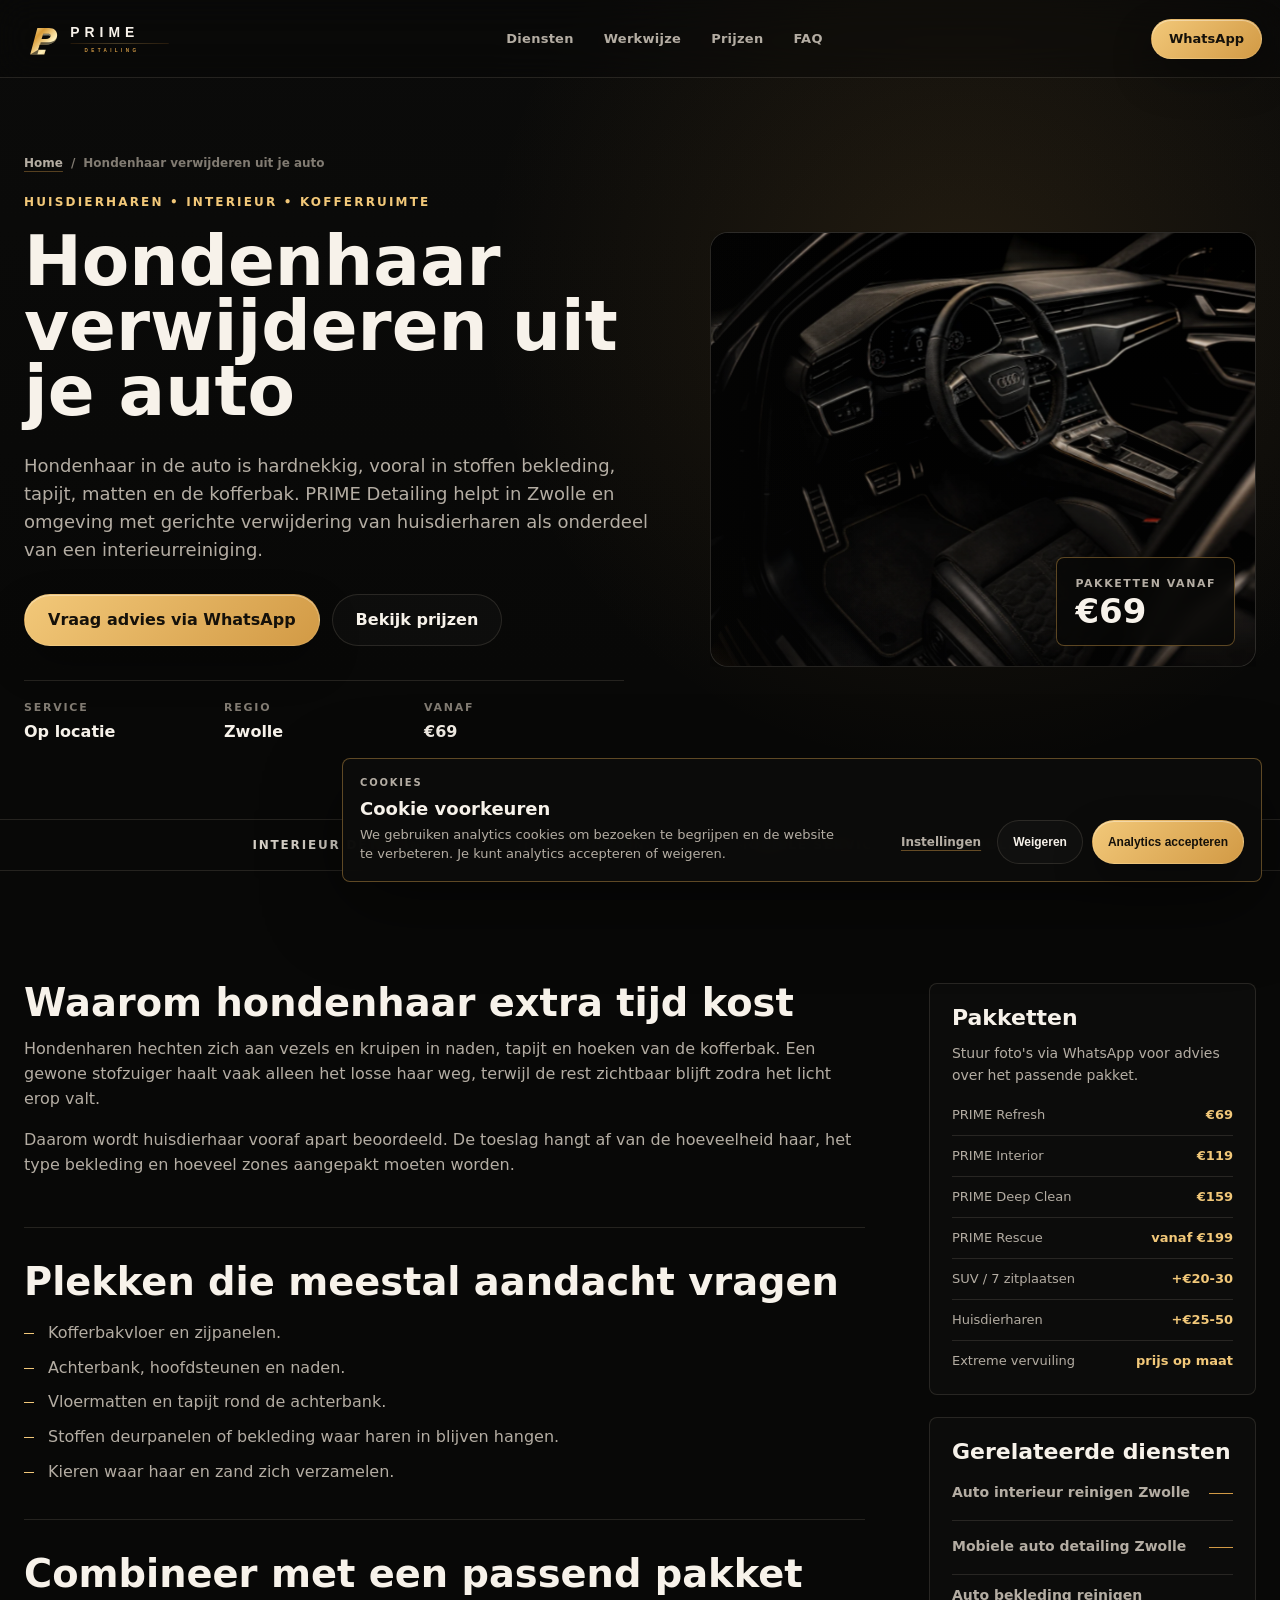
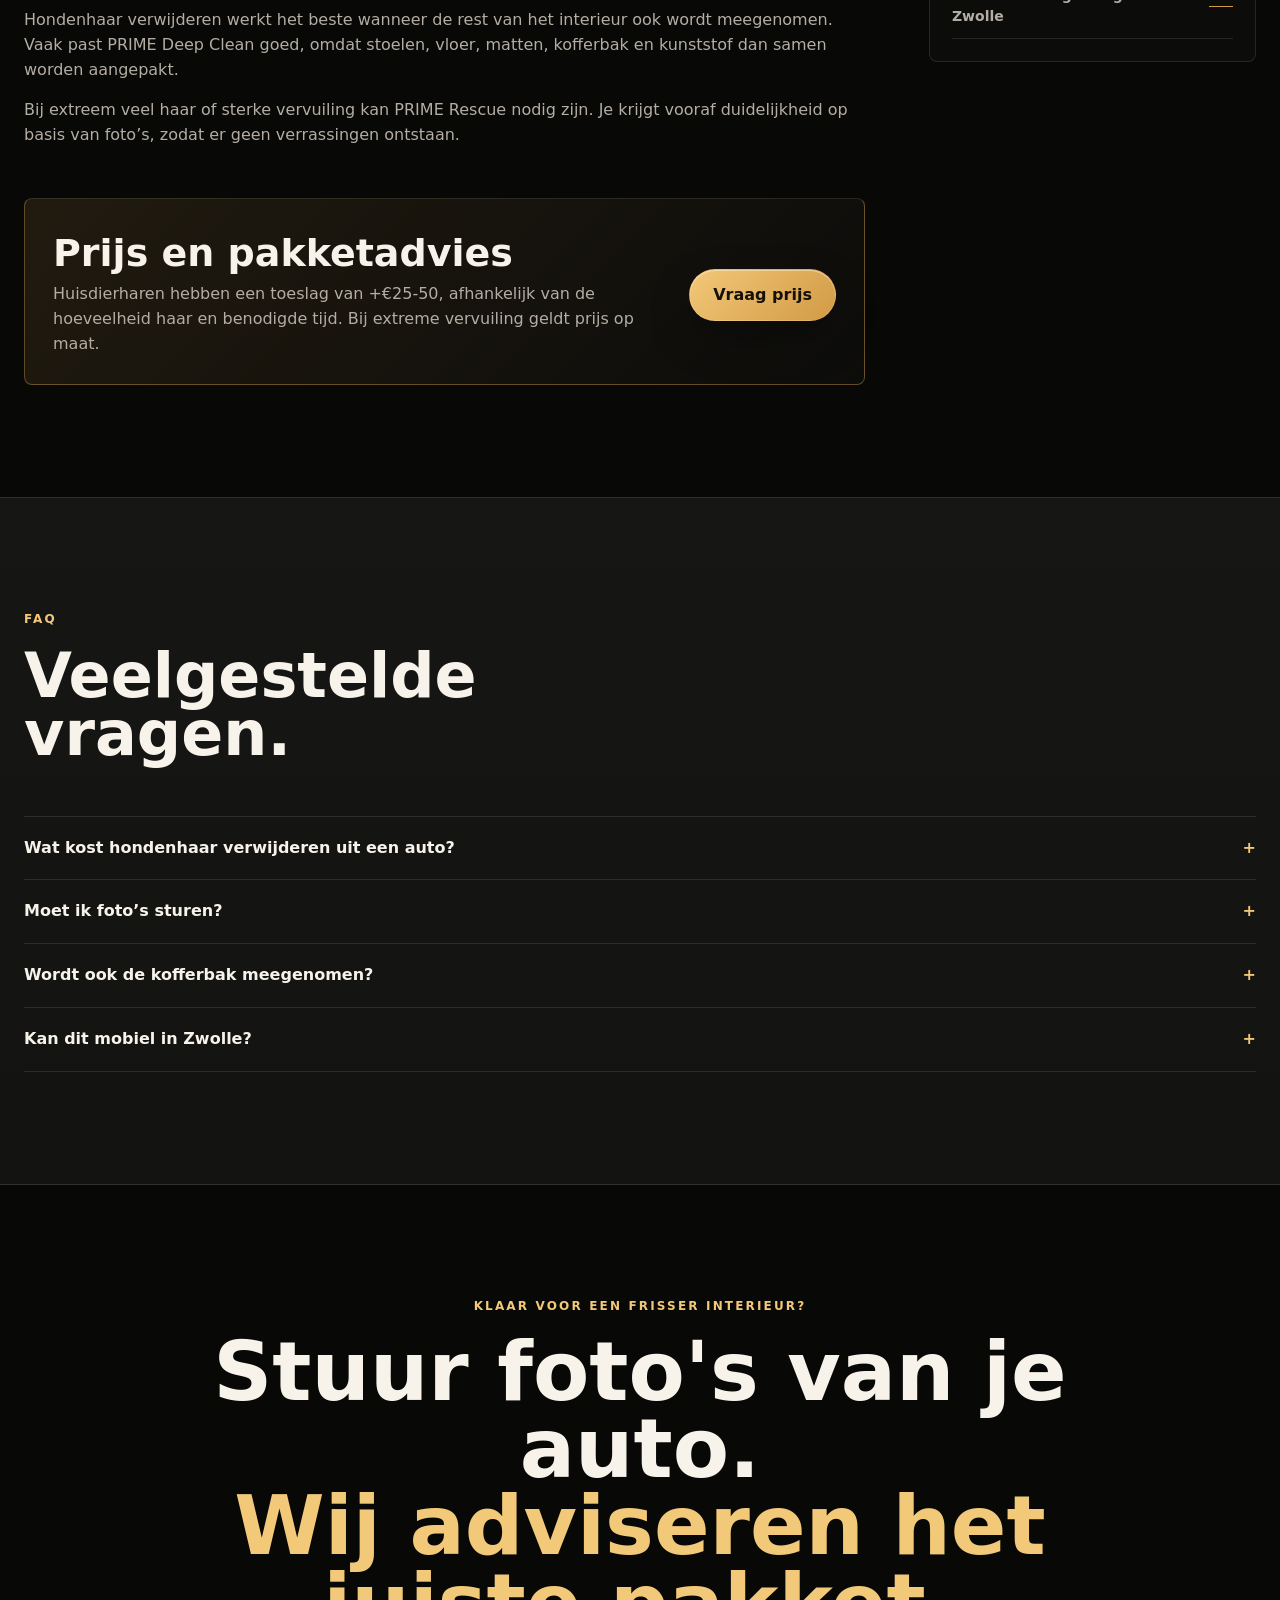
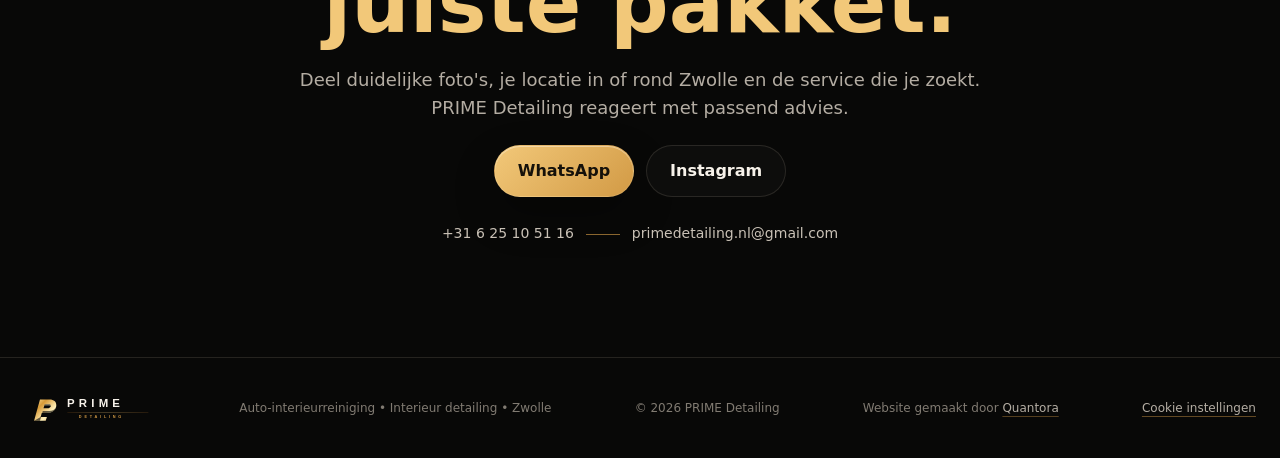
<file: hondenhaar-verwijderen-auto/index.html>
<!doctype html>
<html lang="nl">
<head>
  <meta charset="UTF-8" />
  <meta name="viewport" content="width=device-width, initial-scale=1.0" />
  <meta name="theme-color" content="#080807" />
  <meta name="description" content="Hondenhaar verwijderen uit je auto in Zwolle en omgeving. PRIME Detailing reinigt interieur, kofferbak, bekleding en matten op locatie." />
  <meta name="robots" content="index,follow" />
  <meta property="og:title" content="Hondenhaar Verwijderen Uit Auto | PRIME Detailing Zwolle" />
  <meta property="og:description" content="Hondenhaar verwijderen uit je auto in Zwolle en omgeving. PRIME Detailing reinigt interieur, kofferbak, bekleding en matten op locatie." />
  <meta property="og:type" content="website" />
  <meta property="og:url" content="https://prime-detail.nl/hondenhaar-verwijderen-auto/" />
  <meta property="og:image" content="https://prime-detail.nl/assets/prime-detailing-og-zwolle.webp" />
  <meta property="og:image:width" content="1200" />
  <meta property="og:image:height" content="630" />
  <meta property="og:image:alt" content="PRIME Detailing auto-interieurreiniging in Zwolle" />
  <meta property="og:locale" content="nl_NL" />
  <meta property="og:site_name" content="PRIME Detailing" />
  <meta name="twitter:card" content="summary_large_image" />
  <meta name="twitter:title" content="Hondenhaar Verwijderen Uit Auto | PRIME Detailing Zwolle" />
  <meta name="twitter:description" content="Hondenhaar verwijderen uit je auto in Zwolle en omgeving. PRIME Detailing reinigt interieur, kofferbak, bekleding en matten op locatie." />
  <meta name="twitter:image" content="https://prime-detail.nl/assets/prime-detailing-og-zwolle.webp" />
  <meta name="twitter:image:alt" content="PRIME Detailing auto-interieurreiniging in Zwolle" />
  <title>Hondenhaar Verwijderen Uit Auto | PRIME Detailing Zwolle</title>
  <link rel="icon" href="../assets/prime-logo-mark.svg" type="image/svg+xml" />
  <link rel="canonical" href="https://prime-detail.nl/hondenhaar-verwijderen-auto/" />
  <link rel="preload" as="image" href="../assets/prime-auto-interieur-reinigen-zwolle.webp" />
  <link rel="stylesheet" href="../styles.css?v=20260923-quantora-footer" />
  <script>
    window.dataLayer = window.dataLayer || [];
    window.gtag = function(){ dataLayer.push(arguments); };

    window.gtag("consent", "default", {
      analytics_storage: "denied",
      ad_storage: "denied",
      ad_user_data: "denied",
      ad_personalization: "denied",
      wait_for_update: 500
    });

    window.gtag("js", new Date());

    window.gtag("config", "G-4HHXRWYFRB", {
      send_page_view: false
    });
  </script>
  <script async src="https://www.googletagmanager.com/gtag/js?id=G-4HHXRWYFRB"></script>
  <script type="application/ld+json">
{
      "@context": "https://schema.org",
      "@type": "Service",
      "name": "Hondenhaar verwijderen uit je auto",
      "description": "Hondenhaar verwijderen uit je auto in Zwolle en omgeving. PRIME Detailing reinigt interieur, kofferbak, bekleding en matten op locatie.",
      "serviceType": "Hondenhaar verwijderen uit je auto",
      "provider": {
            "@type": "AutomotiveBusiness",
            "name": "PRIME Detailing",
            "url": "https://prime-detail.nl/",
            "telephone": "+31 6 25 10 51 16",
            "email": "primedetailing.nl@gmail.com",
            "sameAs": [
                  "https://www.instagram.com/prime.detail.nl/"
            ]
      },
      "areaServed": {
            "@type": "City",
            "name": "Zwolle"
      }
}
  </script>
  <script type="application/ld+json">
{
      "@context": "https://schema.org",
      "@type": "FAQPage",
      "mainEntity": [
            {
                  "@type": "Question",
                  "name": "Wat kost hondenhaar verwijderen uit een auto?",
                  "acceptedAnswer": {
                        "@type": "Answer",
                        "text": "De toeslag voor huisdierharen is +€25-50 bovenop het gekozen pakket. Bij extreme vervuiling kan een maatwerkprijs nodig zijn."
                  }
            },
            {
                  "@type": "Question",
                  "name": "Moet ik foto’s sturen?",
                  "acceptedAnswer": {
                        "@type": "Answer",
                        "text": "Ja, graag. Foto’s van de achterbank, kofferbak, matten en bekleding helpen om de hoeveelheid haar goed in te schatten."
                  }
            },
            {
                  "@type": "Question",
                  "name": "Wordt ook de kofferbak meegenomen?",
                  "acceptedAnswer": {
                        "@type": "Answer",
                        "text": "Ja, wanneer de kofferbak onderdeel is van het gekozen pakket of de afgesproken behandeling."
                  }
            },
            {
                  "@type": "Question",
                  "name": "Kan dit mobiel in Zwolle?",
                  "acceptedAnswer": {
                        "@type": "Answer",
                        "text": "Ja. PRIME Detailing werkt op locatie in Zwolle en omgeving, na praktische afstemming vooraf."
                  }
            }
      ]
}
  </script>
</head>
<body class="service-page">
  <header class="site-header">
    <a class="brand" href="../" aria-label="PRIME Detailing home">
      <img src="../assets/prime-logo-full.svg" alt="PRIME Detailing logo" width="760" height="210" />
    </a>
    <nav class="desktop-nav" aria-label="Hoofdnavigatie">
      <a href="../#diensten">Diensten</a>
      <a href="../#werkwijze">Werkwijze</a>
      <a href="#prijzen">Prijzen</a>
      <a href="#faq">FAQ</a>
    </nav>
    <div class="header-actions">
      <a class="button button-small wa-link" href="https://wa.me/31625105116?text=Hoi%20PRIME%2C%20ik%20wil%20graag%20hondenhaar%20uit%20mijn%20auto%20laten%20verwijderen.%20Ik%20stuur%20foto's%20van%20de%20bekleding%2C%20kofferbak%20en%20mijn%20locatie%20mee." target="_blank" rel="noopener" data-track-placement="service_header" data-package="Hondenhaar verwijderen uit je auto">WhatsApp</a>
      <button class="mobile-menu-toggle" id="mobileMenuToggle" type="button" aria-controls="mobileMenu" aria-expanded="false" aria-label="Menu openen">
        <span></span>
        <span></span>
      </button>
    </div>
    <div class="mobile-nav-backdrop" id="mobileNavBackdrop" hidden></div>
    <nav class="mobile-nav" id="mobileMenu" aria-label="Mobiele navigatie" hidden>
      <a href="../#diensten">Diensten</a>
      <a href="../#werkwijze">Werkwijze</a>
      <a href="#prijzen">Prijzen</a>
      <a href="#faq">FAQ</a>
      <a href="../#contact">Contact</a>
      <a class="button wa-link" href="https://wa.me/31625105116?text=Hoi%20PRIME%2C%20ik%20wil%20graag%20hondenhaar%20uit%20mijn%20auto%20laten%20verwijderen.%20Ik%20stuur%20foto's%20van%20de%20bekleding%2C%20kofferbak%20en%20mijn%20locatie%20mee." target="_blank" rel="noopener" data-track-placement="service_mobile_nav" data-package="Hondenhaar verwijderen uit je auto">WhatsApp</a>
    </nav>
  </header>

  <main id="top" class="service-page-main">
    <section class="hero section-pad">
      <div class="hero-copy reveal">
        <nav class="breadcrumbs" aria-label="Breadcrumb">
          <a href="../">Home</a>
          <span aria-hidden="true">/</span>
          <span>Hondenhaar verwijderen uit je auto</span>
        </nav>
        <p class="eyebrow">HUISDIERHAREN • INTERIEUR • KOFFERRUIMTE</p>
        <h1 class="hero-title">Hondenhaar verwijderen uit je auto</h1>
        <p class="hero-text">Hondenhaar in de auto is hardnekkig, vooral in stoffen bekleding, tapijt, matten en de kofferbak. PRIME Detailing helpt in Zwolle en omgeving met gerichte verwijdering van huisdierharen als onderdeel van een interieurreiniging.</p>
        <div class="hero-ctas">
          <a class="button wa-link" href="https://wa.me/31625105116?text=Hoi%20PRIME%2C%20ik%20wil%20graag%20hondenhaar%20uit%20mijn%20auto%20laten%20verwijderen.%20Ik%20stuur%20foto's%20van%20de%20bekleding%2C%20kofferbak%20en%20mijn%20locatie%20mee." target="_blank" rel="noopener" data-track-placement="service_hero" data-package="Hondenhaar verwijderen uit je auto">Vraag advies via WhatsApp</a>
          <a class="button button-ghost" href="#prijzen">Bekijk prijzen</a>
        </div>
        <dl class="fact-strip" aria-label="PRIME Detailing kerninformatie">
          <div><dt>Service</dt><dd>Op locatie</dd></div>
          <div><dt>Regio</dt><dd>Zwolle</dd></div>
          <div><dt>Vanaf</dt><dd>€69</dd></div>
        </dl>
      </div>

      <div class="hero-media reveal" aria-label="PRIME Detailing premium interieur">
        <img src="../assets/prime-auto-interieur-reinigen-zwolle.webp" alt="Hondenhaar verwijderen uit je auto door PRIME Detailing in Zwolle" width="1536" height="1024" loading="eager" fetchpriority="high" decoding="async" />
        <div class="hero-price">
          <span>Pakketten vanaf</span>
          <strong>€69</strong>
        </div>
      </div>
    </section>

    <section class="ticker" aria-label="Diensten overzicht">
      <div class="ticker-track">
        <span>INTERIEUR DETAILING</span>
        <i aria-hidden="true"></i>
        <span>DIEPTEREINIGING</span>
        <i aria-hidden="true"></i>
        <span>MOBIELE SERVICE</span>
        <i aria-hidden="true"></i>
        <span>ZWOLLE</span>
        <i class="ticker-clone" aria-hidden="true"></i>
        <span class="ticker-clone" aria-hidden="true">INTERIEUR DETAILING</span>
        <i class="ticker-clone" aria-hidden="true"></i>
        <span class="ticker-clone" aria-hidden="true">DIEPTEREINIGING</span>
        <i class="ticker-clone" aria-hidden="true"></i>
        <span class="ticker-clone" aria-hidden="true">MOBIELE SERVICE</span>
        <i class="ticker-clone" aria-hidden="true"></i>
        <span class="ticker-clone" aria-hidden="true">ZWOLLE</span>
        <i class="ticker-clone" aria-hidden="true"></i>
      </div>
    </section>

    <section class="section-pad">
      <div class="service-content">
        <div class="service-prose">
          <section class="reveal">
            <h2>Waarom hondenhaar extra tijd kost</h2>
            <p>Hondenharen hechten zich aan vezels en kruipen in naden, tapijt en hoeken van de kofferbak. Een gewone stofzuiger haalt vaak alleen het losse haar weg, terwijl de rest zichtbaar blijft zodra het licht erop valt.</p>
            <p>Daarom wordt huisdierhaar vooraf apart beoordeeld. De toeslag hangt af van de hoeveelheid haar, het type bekleding en hoeveel zones aangepakt moeten worden.</p>
          </section>

          <section class="reveal">
            <h2>Plekken die meestal aandacht vragen</h2>
            <ul class="service-list">
              <li>Kofferbakvloer en zijpanelen.</li>
              <li>Achterbank, hoofdsteunen en naden.</li>
              <li>Vloermatten en tapijt rond de achterbank.</li>
              <li>Stoffen deurpanelen of bekleding waar haren in blijven hangen.</li>
              <li>Kieren waar haar en zand zich verzamelen.</li>
            </ul>
          </section>

          <section class="reveal">
            <h2>Combineer met een passend pakket</h2>
            <p>Hondenhaar verwijderen werkt het beste wanneer de rest van het interieur ook wordt meegenomen. Vaak past PRIME Deep Clean goed, omdat stoelen, vloer, matten, kofferbak en kunststof dan samen worden aangepakt.</p>
            <p>Bij extreem veel haar of sterke vervuiling kan PRIME Rescue nodig zijn. Je krijgt vooraf duidelijkheid op basis van foto’s, zodat er geen verrassingen ontstaan.</p>
          </section>

          <section id="prijzen" class="service-cta reveal">
            <div>
              <h2>Prijs en pakketadvies</h2>
              <p>Huisdierharen hebben een toeslag van +€25-50, afhankelijk van de hoeveelheid haar en benodigde tijd. Bij extreme vervuiling geldt prijs op maat.</p>
            </div>
            <a class="button wa-link" href="https://wa.me/31625105116?text=Hoi%20PRIME%2C%20ik%20wil%20graag%20hondenhaar%20uit%20mijn%20auto%20laten%20verwijderen.%20Ik%20stuur%20foto's%20van%20de%20bekleding%2C%20kofferbak%20en%20mijn%20locatie%20mee." target="_blank" rel="noopener" data-track-placement="service_pricing" data-package="Hondenhaar verwijderen uit je auto">Vraag prijs</a>
          </section>
        </div>

        <aside class="service-panel reveal" aria-label="Service informatie">
          <div class="service-aside-block">
            <h2>Pakketten</h2>
            <p>Stuur foto's via WhatsApp voor advies over het passende pakket.</p>
            <ul>
              <li><span>PRIME Refresh</span><strong>€69</strong></li>
              <li><span>PRIME Interior</span><strong>€119</strong></li>
              <li><span>PRIME Deep Clean</span><strong>€159</strong></li>
              <li><span>PRIME Rescue</span><strong>vanaf €199</strong></li>
              <li><span>SUV / 7 zitplaatsen</span><strong>+€20-30</strong></li>
              <li><span>Huisdierharen</span><strong>+€25-50</strong></li>
              <li><span>Extreme vervuiling</span><strong>prijs op maat</strong></li>
            </ul>
          </div>
          <div class="service-aside-block">
            <h2>Gerelateerde diensten</h2>
            <div class="service-related">
              <a href="../auto-interieur-reinigen-zwolle/">Auto interieur reinigen Zwolle</a>
            <a href="../mobiele-auto-detailing-zwolle/">Mobiele auto detailing Zwolle</a>
            <a href="../auto-bekleding-reinigen-zwolle/">Auto bekleding reinigen Zwolle</a>
            </div>
          </div>
        </aside>
      </div>
    </section>

    <section id="faq" class="section-pad section-dark faq-section">
      <div class="section-heading reveal">
        <p class="eyebrow">FAQ</p>
        <h2>Veelgestelde vragen.</h2>
      </div>
      <div class="faq-list reveal">
        <details><summary>Wat kost hondenhaar verwijderen uit een auto?</summary><p>De toeslag voor huisdierharen is +€25-50 bovenop het gekozen pakket. Bij extreme vervuiling kan een maatwerkprijs nodig zijn.</p></details>
          <details><summary>Moet ik foto’s sturen?</summary><p>Ja, graag. Foto’s van de achterbank, kofferbak, matten en bekleding helpen om de hoeveelheid haar goed in te schatten.</p></details>
          <details><summary>Wordt ook de kofferbak meegenomen?</summary><p>Ja, wanneer de kofferbak onderdeel is van het gekozen pakket of de afgesproken behandeling.</p></details>
          <details><summary>Kan dit mobiel in Zwolle?</summary><p>Ja. PRIME Detailing werkt op locatie in Zwolle en omgeving, na praktische afstemming vooraf.</p></details>
      </div>
    </section>

    <section id="contact" class="final-cta section-pad">
      <p class="eyebrow reveal">KLAAR VOOR EEN FRISSER INTERIEUR?</p>
      <h2 class="reveal">Stuur foto's van je auto.<br><span>Wij adviseren het juiste pakket.</span></h2>
      <p class="reveal">Deel duidelijke foto's, je locatie in of rond Zwolle en de service die je zoekt. PRIME Detailing reageert met passend advies.</p>
      <div class="hero-ctas center reveal">
        <a class="button wa-link" href="https://wa.me/31625105116?text=Hoi%20PRIME%2C%20ik%20wil%20graag%20hondenhaar%20uit%20mijn%20auto%20laten%20verwijderen.%20Ik%20stuur%20foto's%20van%20de%20bekleding%2C%20kofferbak%20en%20mijn%20locatie%20mee." target="_blank" rel="noopener" data-track-placement="service_final_cta" data-package="Hondenhaar verwijderen uit je auto">WhatsApp</a>
        <a class="button button-ghost instagram-link" href="https://www.instagram.com/prime.detail.nl/" target="_blank" rel="noopener" data-track-placement="service_final_cta">Instagram</a>
      </div>
      <div class="contact-line reveal" aria-label="Contactgegevens">
        <a href="tel:+31625105116" data-track-placement="service_contact">+31 6 25 10 51 16</a>
        <span aria-hidden="true"></span>
        <a href="mailto:primedetailing.nl@gmail.com" data-track-placement="service_contact">primedetailing.nl@gmail.com</a>
      </div>
    </section>
  </main>

  <footer>
    <div class="brand footer-brand">
      <img src="../assets/prime-logo-full.svg" alt="PRIME Detailing" width="760" height="210" />
    </div>
    <p>Auto-interieurreiniging • Interieur detailing • Zwolle</p>
    <p>© <span id="year"></span> PRIME Detailing</p>
    <p class="footer-attribution">Website gemaakt door <a class="quantora-attribution-link" href="https://quantora.fi" target="_blank" rel="noopener" data-track-placement="footer">Quantora</a></p>
    <button class="footer-cookie-link" id="cookieSettingsFooter" type="button">Cookie instellingen</button>
  </footer>

  <section class="cookie-banner" id="cookieBanner" role="dialog" aria-labelledby="cookieTitle" aria-describedby="cookieText" hidden>
    <div class="cookie-copy">
      <p class="eyebrow">COOKIES</p>
      <h2 id="cookieTitle">Cookie voorkeuren</h2>
      <p id="cookieText">We gebruiken analytics cookies om bezoeken te begrijpen en de website te verbeteren. Je kunt analytics accepteren of weigeren.</p>
      <div class="cookie-preferences" id="cookiePreferences" hidden>
        <label class="cookie-toggle">
          <input id="cookieAnalyticsToggle" type="checkbox" />
          <span>
            <strong>Analytics cookies</strong>
            <em>Helpt ons te zien hoe de website wordt gebruikt.</em>
          </span>
        </label>
      </div>
    </div>
    <div class="cookie-actions">
      <button class="cookie-settings-button" id="cookieSettingsButton" type="button">Instellingen</button>
      <button class="button button-ghost" id="cookieRejectButton" type="button">Weigeren</button>
      <button class="button cookie-save-button" id="cookieSaveButton" type="button" hidden>Voorkeur opslaan</button>
      <button class="button" id="cookieAcceptButton" type="button">Analytics accepteren</button>
    </div>
  </section>

  <a class="floating-whatsapp wa-link" href="https://wa.me/31625105116?text=Hoi%20PRIME%2C%20ik%20wil%20graag%20hondenhaar%20uit%20mijn%20auto%20laten%20verwijderen.%20Ik%20stuur%20foto's%20van%20de%20bekleding%2C%20kofferbak%20en%20mijn%20locatie%20mee." target="_blank" rel="noopener" aria-label="Vraag advies via WhatsApp" data-track-placement="service_floating" data-package="Hondenhaar verwijderen uit je auto">WhatsApp</a>
  <script src="../script.js?v=20260923-quantora-footer"></script>
</body>
</html>
</file>
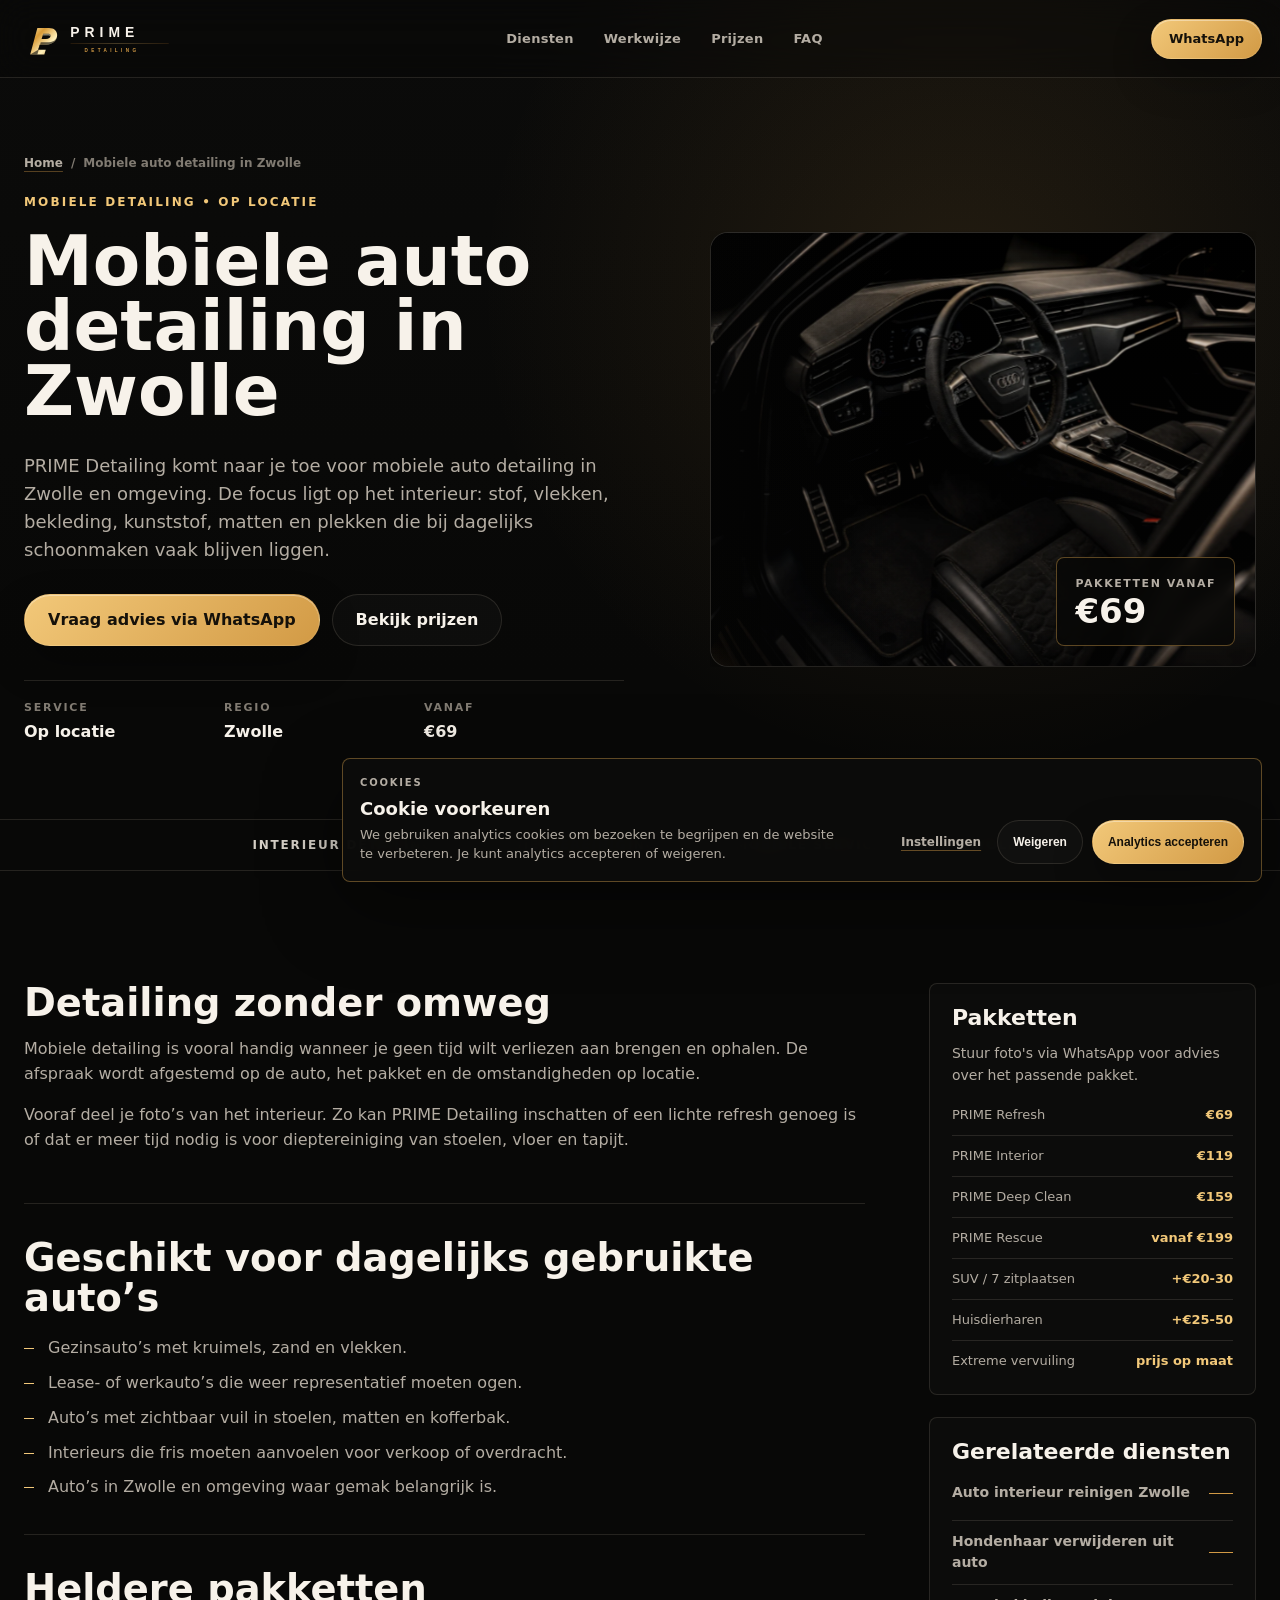
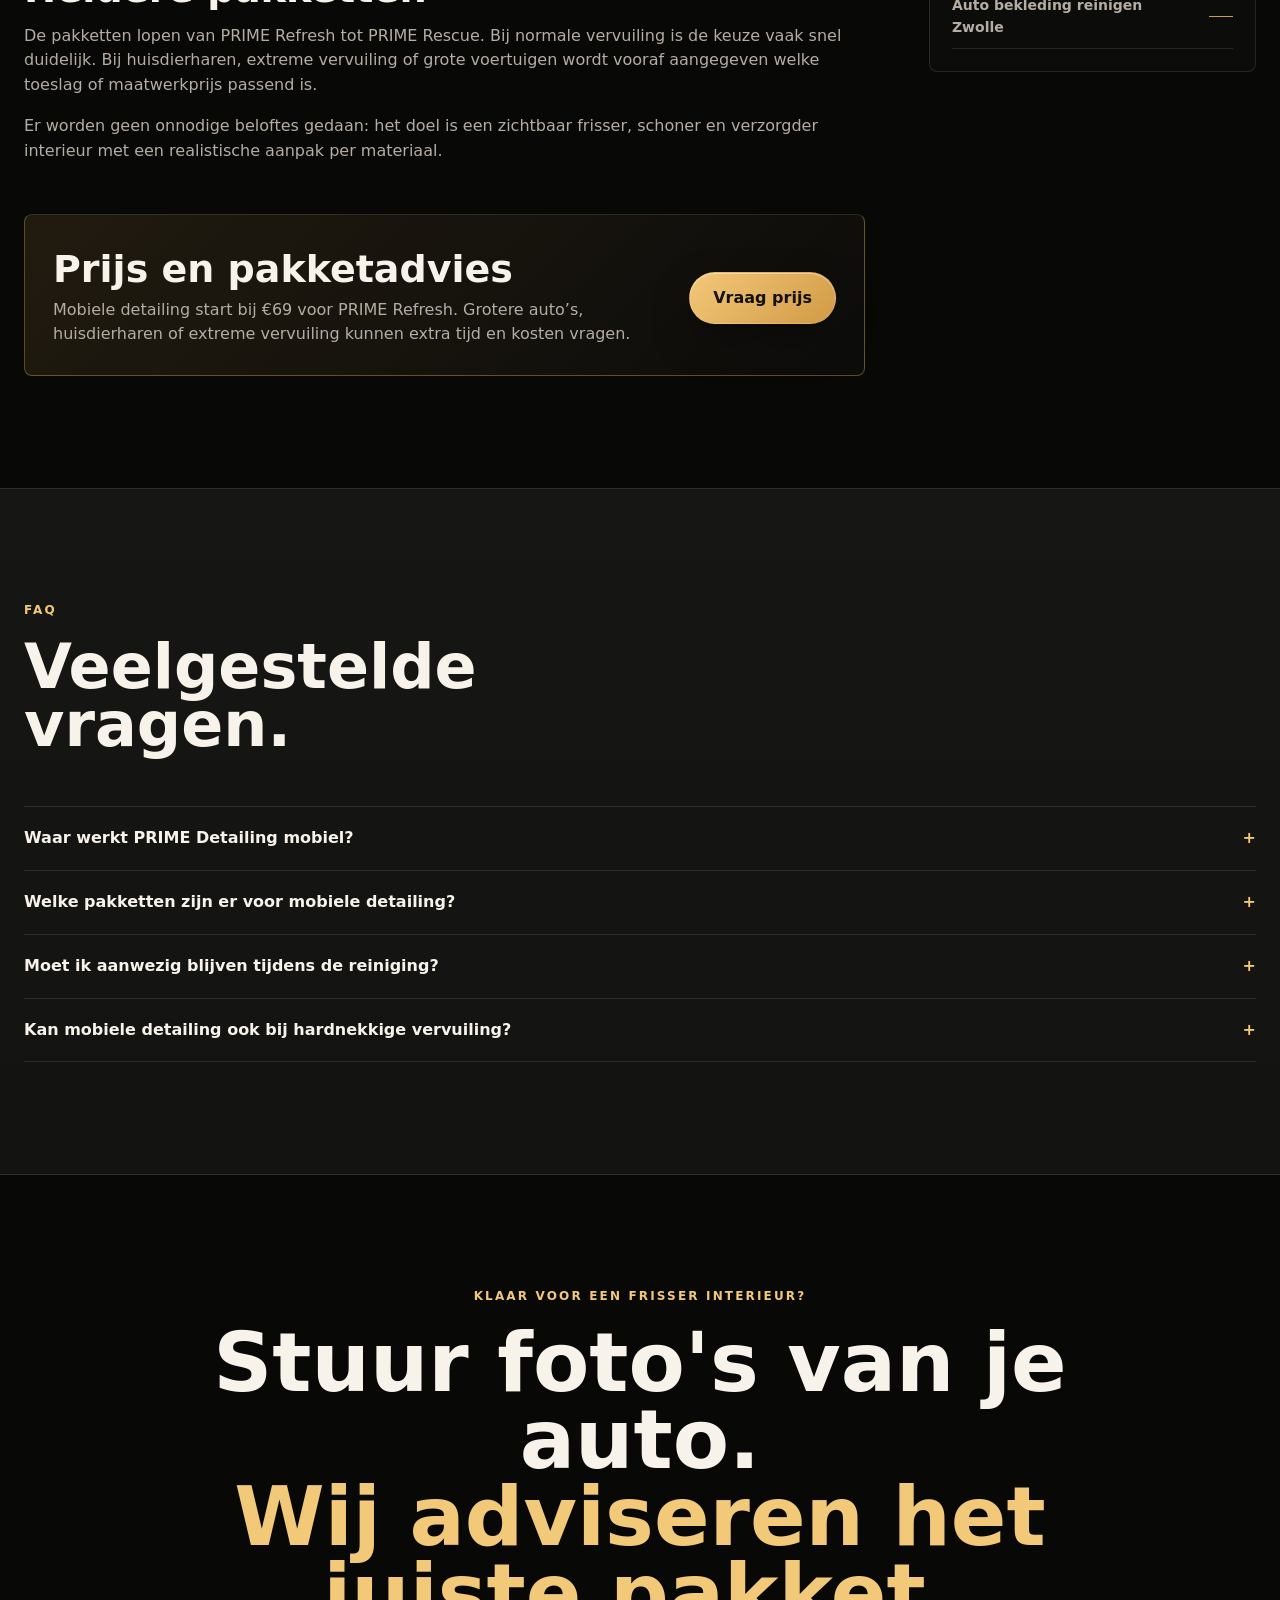
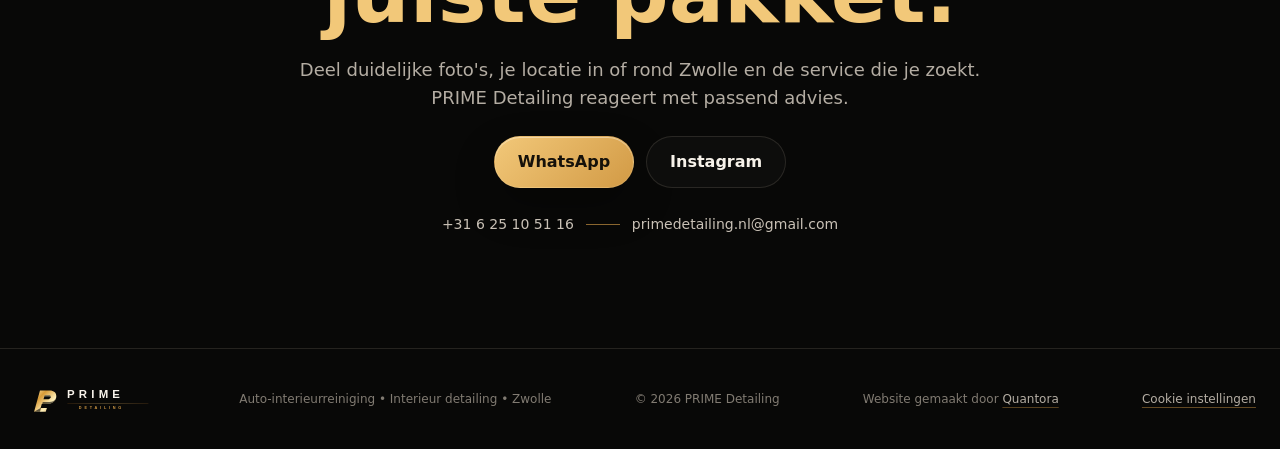
<file: mobiele-auto-detailing-zwolle/index.html>
<!doctype html>
<html lang="nl">
<head>
  <meta charset="UTF-8" />
  <meta name="viewport" content="width=device-width, initial-scale=1.0" />
  <meta name="theme-color" content="#080807" />
  <meta name="description" content="Mobiele auto detailing in Zwolle en omgeving. PRIME Detailing reinigt auto-interieurs op locatie met pakketten vanaf €69." />
  <meta name="robots" content="index,follow" />
  <meta property="og:title" content="Mobiele Auto Detailing Zwolle | PRIME Detailing" />
  <meta property="og:description" content="Mobiele auto detailing in Zwolle en omgeving. PRIME Detailing reinigt auto-interieurs op locatie met pakketten vanaf €69." />
  <meta property="og:type" content="website" />
  <meta property="og:url" content="https://prime-detail.nl/mobiele-auto-detailing-zwolle/" />
  <meta property="og:image" content="https://prime-detail.nl/assets/prime-detailing-og-zwolle.webp" />
  <meta property="og:image:width" content="1200" />
  <meta property="og:image:height" content="630" />
  <meta property="og:image:alt" content="PRIME Detailing auto-interieurreiniging in Zwolle" />
  <meta property="og:locale" content="nl_NL" />
  <meta property="og:site_name" content="PRIME Detailing" />
  <meta name="twitter:card" content="summary_large_image" />
  <meta name="twitter:title" content="Mobiele Auto Detailing Zwolle | PRIME Detailing" />
  <meta name="twitter:description" content="Mobiele auto detailing in Zwolle en omgeving. PRIME Detailing reinigt auto-interieurs op locatie met pakketten vanaf €69." />
  <meta name="twitter:image" content="https://prime-detail.nl/assets/prime-detailing-og-zwolle.webp" />
  <meta name="twitter:image:alt" content="PRIME Detailing auto-interieurreiniging in Zwolle" />
  <title>Mobiele Auto Detailing Zwolle | PRIME Detailing</title>
  <link rel="icon" href="../assets/prime-logo-mark.svg" type="image/svg+xml" />
  <link rel="canonical" href="https://prime-detail.nl/mobiele-auto-detailing-zwolle/" />
  <link rel="preload" as="image" href="../assets/prime-auto-interieur-reinigen-zwolle.webp" />
  <link rel="stylesheet" href="../styles.css?v=20260923-quantora-footer" />
  <script>
    window.dataLayer = window.dataLayer || [];
    window.gtag = function(){ dataLayer.push(arguments); };

    window.gtag("consent", "default", {
      analytics_storage: "denied",
      ad_storage: "denied",
      ad_user_data: "denied",
      ad_personalization: "denied",
      wait_for_update: 500
    });

    window.gtag("js", new Date());

    window.gtag("config", "G-4HHXRWYFRB", {
      send_page_view: false
    });
  </script>
  <script async src="https://www.googletagmanager.com/gtag/js?id=G-4HHXRWYFRB"></script>
  <script type="application/ld+json">
{
      "@context": "https://schema.org",
      "@type": "Service",
      "name": "Mobiele auto detailing in Zwolle",
      "description": "Mobiele auto detailing in Zwolle en omgeving. PRIME Detailing reinigt auto-interieurs op locatie met pakketten vanaf €69.",
      "serviceType": "Mobiele auto detailing in Zwolle",
      "provider": {
            "@type": "AutomotiveBusiness",
            "name": "PRIME Detailing",
            "url": "https://prime-detail.nl/",
            "telephone": "+31 6 25 10 51 16",
            "email": "primedetailing.nl@gmail.com",
            "sameAs": [
                  "https://www.instagram.com/prime.detail.nl/"
            ]
      },
      "areaServed": {
            "@type": "City",
            "name": "Zwolle"
      }
}
  </script>
  <script type="application/ld+json">
{
      "@context": "https://schema.org",
      "@type": "FAQPage",
      "mainEntity": [
            {
                  "@type": "Question",
                  "name": "Waar werkt PRIME Detailing mobiel?",
                  "acceptedAnswer": {
                        "@type": "Answer",
                        "text": "PRIME Detailing werkt in Zwolle en omgeving. Stuur je locatie via WhatsApp om te controleren of een afspraak mogelijk is."
                  }
            },
            {
                  "@type": "Question",
                  "name": "Welke pakketten zijn er voor mobiele detailing?",
                  "acceptedAnswer": {
                        "@type": "Answer",
                        "text": "De pakketten zijn PRIME Refresh €69, PRIME Interior €119, PRIME Deep Clean €159 en PRIME Rescue vanaf €199."
                  }
            },
            {
                  "@type": "Question",
                  "name": "Moet ik aanwezig blijven tijdens de reiniging?",
                  "acceptedAnswer": {
                        "@type": "Answer",
                        "text": "Dat stemmen we praktisch af bij het boeken. Belangrijk is vooral dat de auto toegankelijk is en dat vooraf duidelijk is wat er op locatie beschikbaar is."
                  }
            },
            {
                  "@type": "Question",
                  "name": "Kan mobiele detailing ook bij hardnekkige vervuiling?",
                  "acceptedAnswer": {
                        "@type": "Answer",
                        "text": "Ja, maar bij sterke vervuiling is vaak PRIME Rescue of maatwerk nodig. Foto’s vooraf helpen om dat eerlijk in te schatten."
                  }
            }
      ]
}
  </script>
</head>
<body class="service-page">
  <header class="site-header">
    <a class="brand" href="../" aria-label="PRIME Detailing home">
      <img src="../assets/prime-logo-full.svg" alt="PRIME Detailing logo" width="760" height="210" />
    </a>
    <nav class="desktop-nav" aria-label="Hoofdnavigatie">
      <a href="../#diensten">Diensten</a>
      <a href="../#werkwijze">Werkwijze</a>
      <a href="#prijzen">Prijzen</a>
      <a href="#faq">FAQ</a>
    </nav>
    <div class="header-actions">
      <a class="button button-small wa-link" href="https://wa.me/31625105116?text=Hoi%20PRIME%2C%20ik%20wil%20graag%20mobiele%20auto%20detailing%20in%20Zwolle%20boeken.%20Ik%20stuur%20foto's%20van%20mijn%20auto-interieur%20en%20mijn%20locatie%20mee." target="_blank" rel="noopener" data-track-placement="service_header" data-package="Mobiele auto detailing in Zwolle">WhatsApp</a>
      <button class="mobile-menu-toggle" id="mobileMenuToggle" type="button" aria-controls="mobileMenu" aria-expanded="false" aria-label="Menu openen">
        <span></span>
        <span></span>
      </button>
    </div>
    <div class="mobile-nav-backdrop" id="mobileNavBackdrop" hidden></div>
    <nav class="mobile-nav" id="mobileMenu" aria-label="Mobiele navigatie" hidden>
      <a href="../#diensten">Diensten</a>
      <a href="../#werkwijze">Werkwijze</a>
      <a href="#prijzen">Prijzen</a>
      <a href="#faq">FAQ</a>
      <a href="../#contact">Contact</a>
      <a class="button wa-link" href="https://wa.me/31625105116?text=Hoi%20PRIME%2C%20ik%20wil%20graag%20mobiele%20auto%20detailing%20in%20Zwolle%20boeken.%20Ik%20stuur%20foto's%20van%20mijn%20auto-interieur%20en%20mijn%20locatie%20mee." target="_blank" rel="noopener" data-track-placement="service_mobile_nav" data-package="Mobiele auto detailing in Zwolle">WhatsApp</a>
    </nav>
  </header>

  <main id="top" class="service-page-main">
    <section class="hero section-pad">
      <div class="hero-copy reveal">
        <nav class="breadcrumbs" aria-label="Breadcrumb">
          <a href="../">Home</a>
          <span aria-hidden="true">/</span>
          <span>Mobiele auto detailing in Zwolle</span>
        </nav>
        <p class="eyebrow">MOBIELE DETAILING • OP LOCATIE</p>
        <h1 class="hero-title">Mobiele auto detailing in Zwolle</h1>
        <p class="hero-text">PRIME Detailing komt naar je toe voor mobiele auto detailing in Zwolle en omgeving. De focus ligt op het interieur: stof, vlekken, bekleding, kunststof, matten en plekken die bij dagelijks schoonmaken vaak blijven liggen.</p>
        <div class="hero-ctas">
          <a class="button wa-link" href="https://wa.me/31625105116?text=Hoi%20PRIME%2C%20ik%20wil%20graag%20mobiele%20auto%20detailing%20in%20Zwolle%20boeken.%20Ik%20stuur%20foto's%20van%20mijn%20auto-interieur%20en%20mijn%20locatie%20mee." target="_blank" rel="noopener" data-track-placement="service_hero" data-package="Mobiele auto detailing in Zwolle">Vraag advies via WhatsApp</a>
          <a class="button button-ghost" href="#prijzen">Bekijk prijzen</a>
        </div>
        <dl class="fact-strip" aria-label="PRIME Detailing kerninformatie">
          <div><dt>Service</dt><dd>Op locatie</dd></div>
          <div><dt>Regio</dt><dd>Zwolle</dd></div>
          <div><dt>Vanaf</dt><dd>€69</dd></div>
        </dl>
      </div>

      <div class="hero-media reveal" aria-label="PRIME Detailing premium interieur">
        <img src="../assets/prime-auto-interieur-reinigen-zwolle.webp" alt="Mobiele auto detailing in Zwolle door PRIME Detailing in Zwolle" width="1536" height="1024" loading="eager" fetchpriority="high" decoding="async" />
        <div class="hero-price">
          <span>Pakketten vanaf</span>
          <strong>€69</strong>
        </div>
      </div>
    </section>

    <section class="ticker" aria-label="Diensten overzicht">
      <div class="ticker-track">
        <span>INTERIEUR DETAILING</span>
        <i aria-hidden="true"></i>
        <span>DIEPTEREINIGING</span>
        <i aria-hidden="true"></i>
        <span>MOBIELE SERVICE</span>
        <i aria-hidden="true"></i>
        <span>ZWOLLE</span>
        <i class="ticker-clone" aria-hidden="true"></i>
        <span class="ticker-clone" aria-hidden="true">INTERIEUR DETAILING</span>
        <i class="ticker-clone" aria-hidden="true"></i>
        <span class="ticker-clone" aria-hidden="true">DIEPTEREINIGING</span>
        <i class="ticker-clone" aria-hidden="true"></i>
        <span class="ticker-clone" aria-hidden="true">MOBIELE SERVICE</span>
        <i class="ticker-clone" aria-hidden="true"></i>
        <span class="ticker-clone" aria-hidden="true">ZWOLLE</span>
        <i class="ticker-clone" aria-hidden="true"></i>
      </div>
    </section>

    <section class="section-pad">
      <div class="service-content">
        <div class="service-prose">
          <section class="reveal">
            <h2>Detailing zonder omweg</h2>
            <p>Mobiele detailing is vooral handig wanneer je geen tijd wilt verliezen aan brengen en ophalen. De afspraak wordt afgestemd op de auto, het pakket en de omstandigheden op locatie.</p>
            <p>Vooraf deel je foto’s van het interieur. Zo kan PRIME Detailing inschatten of een lichte refresh genoeg is of dat er meer tijd nodig is voor dieptereiniging van stoelen, vloer en tapijt.</p>
          </section>

          <section class="reveal">
            <h2>Geschikt voor dagelijks gebruikte auto’s</h2>
            <ul class="service-list">
              <li>Gezinsauto’s met kruimels, zand en vlekken.</li>
              <li>Lease- of werkauto’s die weer representatief moeten ogen.</li>
              <li>Auto’s met zichtbaar vuil in stoelen, matten en kofferbak.</li>
              <li>Interieurs die fris moeten aanvoelen voor verkoop of overdracht.</li>
              <li>Auto’s in Zwolle en omgeving waar gemak belangrijk is.</li>
            </ul>
          </section>

          <section class="reveal">
            <h2>Heldere pakketten</h2>
            <p>De pakketten lopen van PRIME Refresh tot PRIME Rescue. Bij normale vervuiling is de keuze vaak snel duidelijk. Bij huisdierharen, extreme vervuiling of grote voertuigen wordt vooraf aangegeven welke toeslag of maatwerkprijs passend is.</p>
            <p>Er worden geen onnodige beloftes gedaan: het doel is een zichtbaar frisser, schoner en verzorgder interieur met een realistische aanpak per materiaal.</p>
          </section>

          <section id="prijzen" class="service-cta reveal">
            <div>
              <h2>Prijs en pakketadvies</h2>
              <p>Mobiele detailing start bij €69 voor PRIME Refresh. Grotere auto’s, huisdierharen of extreme vervuiling kunnen extra tijd en kosten vragen.</p>
            </div>
            <a class="button wa-link" href="https://wa.me/31625105116?text=Hoi%20PRIME%2C%20ik%20wil%20graag%20mobiele%20auto%20detailing%20in%20Zwolle%20boeken.%20Ik%20stuur%20foto's%20van%20mijn%20auto-interieur%20en%20mijn%20locatie%20mee." target="_blank" rel="noopener" data-track-placement="service_pricing" data-package="Mobiele auto detailing in Zwolle">Vraag prijs</a>
          </section>
        </div>

        <aside class="service-panel reveal" aria-label="Service informatie">
          <div class="service-aside-block">
            <h2>Pakketten</h2>
            <p>Stuur foto's via WhatsApp voor advies over het passende pakket.</p>
            <ul>
              <li><span>PRIME Refresh</span><strong>€69</strong></li>
              <li><span>PRIME Interior</span><strong>€119</strong></li>
              <li><span>PRIME Deep Clean</span><strong>€159</strong></li>
              <li><span>PRIME Rescue</span><strong>vanaf €199</strong></li>
              <li><span>SUV / 7 zitplaatsen</span><strong>+€20-30</strong></li>
              <li><span>Huisdierharen</span><strong>+€25-50</strong></li>
              <li><span>Extreme vervuiling</span><strong>prijs op maat</strong></li>
            </ul>
          </div>
          <div class="service-aside-block">
            <h2>Gerelateerde diensten</h2>
            <div class="service-related">
              <a href="../auto-interieur-reinigen-zwolle/">Auto interieur reinigen Zwolle</a>
            <a href="../hondenhaar-verwijderen-auto/">Hondenhaar verwijderen uit auto</a>
            <a href="../auto-bekleding-reinigen-zwolle/">Auto bekleding reinigen Zwolle</a>
            </div>
          </div>
        </aside>
      </div>
    </section>

    <section id="faq" class="section-pad section-dark faq-section">
      <div class="section-heading reveal">
        <p class="eyebrow">FAQ</p>
        <h2>Veelgestelde vragen.</h2>
      </div>
      <div class="faq-list reveal">
        <details><summary>Waar werkt PRIME Detailing mobiel?</summary><p>PRIME Detailing werkt in Zwolle en omgeving. Stuur je locatie via WhatsApp om te controleren of een afspraak mogelijk is.</p></details>
          <details><summary>Welke pakketten zijn er voor mobiele detailing?</summary><p>De pakketten zijn PRIME Refresh €69, PRIME Interior €119, PRIME Deep Clean €159 en PRIME Rescue vanaf €199.</p></details>
          <details><summary>Moet ik aanwezig blijven tijdens de reiniging?</summary><p>Dat stemmen we praktisch af bij het boeken. Belangrijk is vooral dat de auto toegankelijk is en dat vooraf duidelijk is wat er op locatie beschikbaar is.</p></details>
          <details><summary>Kan mobiele detailing ook bij hardnekkige vervuiling?</summary><p>Ja, maar bij sterke vervuiling is vaak PRIME Rescue of maatwerk nodig. Foto’s vooraf helpen om dat eerlijk in te schatten.</p></details>
      </div>
    </section>

    <section id="contact" class="final-cta section-pad">
      <p class="eyebrow reveal">KLAAR VOOR EEN FRISSER INTERIEUR?</p>
      <h2 class="reveal">Stuur foto's van je auto.<br><span>Wij adviseren het juiste pakket.</span></h2>
      <p class="reveal">Deel duidelijke foto's, je locatie in of rond Zwolle en de service die je zoekt. PRIME Detailing reageert met passend advies.</p>
      <div class="hero-ctas center reveal">
        <a class="button wa-link" href="https://wa.me/31625105116?text=Hoi%20PRIME%2C%20ik%20wil%20graag%20mobiele%20auto%20detailing%20in%20Zwolle%20boeken.%20Ik%20stuur%20foto's%20van%20mijn%20auto-interieur%20en%20mijn%20locatie%20mee." target="_blank" rel="noopener" data-track-placement="service_final_cta" data-package="Mobiele auto detailing in Zwolle">WhatsApp</a>
        <a class="button button-ghost instagram-link" href="https://www.instagram.com/prime.detail.nl/" target="_blank" rel="noopener" data-track-placement="service_final_cta">Instagram</a>
      </div>
      <div class="contact-line reveal" aria-label="Contactgegevens">
        <a href="tel:+31625105116" data-track-placement="service_contact">+31 6 25 10 51 16</a>
        <span aria-hidden="true"></span>
        <a href="mailto:primedetailing.nl@gmail.com" data-track-placement="service_contact">primedetailing.nl@gmail.com</a>
      </div>
    </section>
  </main>

  <footer>
    <div class="brand footer-brand">
      <img src="../assets/prime-logo-full.svg" alt="PRIME Detailing" width="760" height="210" />
    </div>
    <p>Auto-interieurreiniging • Interieur detailing • Zwolle</p>
    <p>© <span id="year"></span> PRIME Detailing</p>
    <p class="footer-attribution">Website gemaakt door <a class="quantora-attribution-link" href="https://quantora.fi" target="_blank" rel="noopener" data-track-placement="footer">Quantora</a></p>
    <button class="footer-cookie-link" id="cookieSettingsFooter" type="button">Cookie instellingen</button>
  </footer>

  <section class="cookie-banner" id="cookieBanner" role="dialog" aria-labelledby="cookieTitle" aria-describedby="cookieText" hidden>
    <div class="cookie-copy">
      <p class="eyebrow">COOKIES</p>
      <h2 id="cookieTitle">Cookie voorkeuren</h2>
      <p id="cookieText">We gebruiken analytics cookies om bezoeken te begrijpen en de website te verbeteren. Je kunt analytics accepteren of weigeren.</p>
      <div class="cookie-preferences" id="cookiePreferences" hidden>
        <label class="cookie-toggle">
          <input id="cookieAnalyticsToggle" type="checkbox" />
          <span>
            <strong>Analytics cookies</strong>
            <em>Helpt ons te zien hoe de website wordt gebruikt.</em>
          </span>
        </label>
      </div>
    </div>
    <div class="cookie-actions">
      <button class="cookie-settings-button" id="cookieSettingsButton" type="button">Instellingen</button>
      <button class="button button-ghost" id="cookieRejectButton" type="button">Weigeren</button>
      <button class="button cookie-save-button" id="cookieSaveButton" type="button" hidden>Voorkeur opslaan</button>
      <button class="button" id="cookieAcceptButton" type="button">Analytics accepteren</button>
    </div>
  </section>

  <a class="floating-whatsapp wa-link" href="https://wa.me/31625105116?text=Hoi%20PRIME%2C%20ik%20wil%20graag%20mobiele%20auto%20detailing%20in%20Zwolle%20boeken.%20Ik%20stuur%20foto's%20van%20mijn%20auto-interieur%20en%20mijn%20locatie%20mee." target="_blank" rel="noopener" aria-label="Vraag advies via WhatsApp" data-track-placement="service_floating" data-package="Mobiele auto detailing in Zwolle">WhatsApp</a>
  <script src="../script.js?v=20260923-quantora-footer"></script>
</body>
</html>
</file>
<file: styles.css>
:root {
  --bg: #080807;
  --bg-soft: #10100f;
  --surface: #151412;
  --surface-strong: #1b1916;
  --line: rgba(244, 229, 201, .12);
  --line-strong: rgba(213, 160, 75, .42);
  --text: #f7f2ea;
  --muted: #b4ada3;
  --muted-dark: #817b72;
  --gold: #d29a45;
  --gold-bright: #f2c879;
  --black: #080807;
  --max: 1280px;
  --ease: cubic-bezier(.22, 1, .36, 1);
  --motion-ease: cubic-bezier(.16, 1, .3, 1);
}

* { box-sizing: border-box; }
html { overflow-x: hidden; scroll-behavior: smooth; scroll-padding-top: 92px; }
body {
  margin: 0;
  overflow-x: hidden;
  background:
    radial-gradient(circle at 75% 8%, rgba(210, 154, 69, .12), transparent 30rem),
    linear-gradient(180deg, #0b0b0a 0%, var(--bg) 42rem);
  color: var(--text);
  font-family: Inter, ui-sans-serif, system-ui, -apple-system, BlinkMacSystemFont, "Segoe UI", sans-serif;
  line-height: 1.55;
  text-rendering: optimizeLegibility;
}
a { color: inherit; text-decoration: none; overflow-wrap: anywhere; }
img { display: block; max-width: 100%; }
button, a { -webkit-tap-highlight-color: transparent; }
:focus-visible { outline: 2px solid var(--gold-bright); outline-offset: 4px; }
[hidden] { display: none !important; }
body.nav-open { overflow: hidden; }
.sr-only {
  position: absolute;
  width: 1px;
  height: 1px;
  padding: 0;
  margin: -1px;
  overflow: hidden;
  clip: rect(0, 0, 0, 0);
  white-space: nowrap;
  border: 0;
}

.section-pad { padding: 112px max(24px, calc((100vw - var(--max)) / 2)); }
.section-dark {
  background: linear-gradient(180deg, rgba(255,255,255,.025), rgba(255,255,255,.01)), var(--bg-soft);
  border-top: 1px solid var(--line);
  border-bottom: 1px solid var(--line);
}
.section-rule { border-top: 1px solid var(--line); }

.site-header {
  height: 78px;
  position: sticky;
  top: 0;
  z-index: 50;
  display: flex;
  align-items: center;
  justify-content: space-between;
  gap: 18px;
  padding: 0 max(18px, calc((100vw - var(--max)) / 2));
  background: rgba(8, 8, 7, .34);
  border-bottom: 1px solid var(--line);
  backdrop-filter: blur(18px);
  transition: height .32s var(--motion-ease), background .32s ease, border-color .32s ease, box-shadow .32s ease;
}
.site-header.is-scrolled {
  height: 66px;
  background: rgba(8, 8, 7, .92);
  border-color: rgba(244, 229, 201, .16);
  box-shadow: 0 18px 46px rgba(0,0,0,.2);
}
.brand {
  display: flex;
  align-items: center;
  min-height: 44px;
  min-width: 0;
}
.brand img {
  width: 160px;
  height: auto;
  flex: 0 0 auto;
  border-radius: 0;
  object-fit: contain;
}
.desktop-nav { display: flex; align-items: center; gap: 30px; }
.desktop-nav a {
  max-width: 12rem;
  color: var(--muted);
  font-size: 13px;
  font-weight: 700;
  letter-spacing: .02em;
  line-height: 1.2;
  text-align: center;
  transition: color .2s ease;
}
.desktop-nav a:hover,
.desktop-nav a.is-active { color: var(--text); }
.desktop-nav a.is-active { text-shadow: 0 0 24px rgba(242,200,121,.28); }
.header-actions { display: flex; align-items: center; gap: 10px; }
.lang-selector {
  position: relative;
  flex: 0 0 auto;
}
.lang-button {
  height: 40px;
  min-width: 58px;
  display: inline-flex;
  align-items: center;
  justify-content: center;
  gap: 7px;
  padding: 0 13px;
  border: 1px solid var(--line);
  border-radius: 999px;
  background: rgba(255,255,255,.02);
  color: var(--text);
  font: inherit;
  font-size: 13px;
  font-weight: 850;
  letter-spacing: .06em;
  cursor: pointer;
  transition: border-color .2s ease, background .2s ease, color .2s ease;
}
.lang-button:hover,
.lang-button[aria-expanded="true"] {
  border-color: var(--line-strong);
  background: rgba(255,255,255,.045);
}
.lang-chevron {
  width: 6px;
  height: 6px;
  border-right: 1.5px solid currentColor;
  border-bottom: 1.5px solid currentColor;
  transform: translateY(-2px) rotate(45deg);
  opacity: .86;
}
.lang-menu {
  position: absolute;
  top: calc(100% + 10px);
  right: 0;
  z-index: 72;
  min-width: 172px;
  padding: 7px;
  border: 1px solid var(--line-strong);
  border-radius: 8px;
  background: rgba(12,12,11,.98);
  box-shadow: 0 24px 72px rgba(0,0,0,.42);
  backdrop-filter: blur(18px);
}
.lang-menu::before {
  content: "";
  position: absolute;
  top: -5px;
  right: 19px;
  width: 9px;
  height: 9px;
  border-left: 1px solid var(--line-strong);
  border-top: 1px solid var(--line-strong);
  background: rgba(12,12,11,.98);
  transform: rotate(45deg);
}
.lang-option {
  width: 100%;
  min-height: 42px;
  display: flex;
  align-items: center;
  justify-content: space-between;
  gap: 12px;
  padding: 0 11px;
  border: 0;
  border-radius: 6px;
  background: transparent;
  color: var(--muted);
  font: inherit;
  font-size: 13px;
  font-weight: 780;
  line-height: 1.2;
  text-align: left;
  cursor: pointer;
}
.lang-option:hover,
.lang-option:focus-visible {
  color: var(--text);
  background: rgba(255,255,255,.055);
}
.lang-option.is-active {
  color: var(--gold-bright);
  background: rgba(210,154,69,.09);
}
.lang-option.is-active::after {
  content: "";
  width: 19px;
  height: 1px;
  flex: 0 0 auto;
  background: var(--gold);
}
.mobile-menu-toggle {
  display: none;
  position: relative;
  width: 44px;
  height: 44px;
  border: 1px solid var(--line);
  border-radius: 50%;
  background: rgba(255,255,255,.02);
  color: var(--text);
  cursor: pointer;
}
.mobile-menu-toggle span {
  display: block;
  width: 17px;
  height: 2px;
  margin: 4px auto;
  border-radius: 999px;
  background: currentColor;
  transition: transform .24s var(--motion-ease), opacity .24s ease;
}
.mobile-nav-backdrop {
  position: fixed;
  inset: 0;
  z-index: 47;
  background: rgba(0,0,0,.42);
  backdrop-filter: blur(3px);
}
.mobile-nav {
  position: fixed;
  top: calc(76px + env(safe-area-inset-top));
  left: 14px;
  right: 14px;
  z-index: 48;
  display: grid;
  gap: 6px;
  padding: 14px;
  border: 1px solid var(--line-strong);
  border-radius: 8px;
  background: rgba(12,12,11,.96);
  box-shadow: 0 28px 80px rgba(0,0,0,.42);
  backdrop-filter: blur(18px);
}
.mobile-nav a:not(.button) {
  min-height: 48px;
  display: flex;
  align-items: center;
  justify-content: space-between;
  padding: 0 12px;
  border-bottom: 1px solid var(--line);
  color: var(--text);
  font-size: 15px;
  font-weight: 850;
}
.mobile-nav a.is-active {
  color: var(--gold-bright);
}
.mobile-nav a:not(.button)::after {
  content: "";
  width: 24px;
  height: 1px;
  background: var(--gold);
  opacity: .74;
}
.mobile-nav .button {
  margin-top: 8px;
  width: 100%;
}
body.nav-open .mobile-menu-toggle span:first-child { transform: translateY(3px) rotate(45deg); }
body.nav-open .mobile-menu-toggle span:last-child { transform: translateY(-3px) rotate(-45deg); }
body.nav-open .mobile-menu-toggle { z-index: 49; }
.button {
  display: inline-flex;
  align-items: center;
  justify-content: center;
  min-height: 52px;
  max-width: 100%;
  padding: 0 23px;
  border: 1px solid rgba(255,255,255,.08);
  border-radius: 999px;
  background: linear-gradient(135deg, var(--gold-bright), var(--gold));
  color: #15110a;
  font-weight: 850;
  line-height: 1;
  box-shadow: inset 0 1px 0 rgba(255,255,255,.38), 0 18px 42px rgba(0,0,0,.28);
  transform: translate3d(var(--mx, 0), var(--my, 0), 0);
  transition: transform .24s var(--motion-ease), filter .22s ease, border-color .22s ease, box-shadow .24s ease;
}
.button:hover { transform: translate3d(var(--mx, 0), calc(var(--my, 0) - 2px), 0); filter: brightness(1.04); }
.button-small { min-height: 40px; padding: 0 17px; font-size: 13px; }
.button-ghost {
  background: rgba(255,255,255,.025);
  color: var(--text);
  border-color: var(--line);
  box-shadow: none;
}
.button-ghost:hover { border-color: var(--line-strong); }

.hero {
  min-height: auto;
  display: grid;
  grid-template-columns: minmax(0, .42fr) minmax(0, .58fr);
  gap: clamp(30px, 4.4vw, 58px);
  align-items: center;
  padding-top: clamp(56px, 7vw, 88px);
  padding-bottom: clamp(48px, 6vw, 74px);
}
.hero-copy {
  min-width: 0;
  align-self: center;
  padding-top: 0;
}
.eyebrow {
  margin: 0 0 18px;
  color: var(--gold-bright);
  font-size: 12px;
  font-weight: 850;
  letter-spacing: .18em;
  text-transform: uppercase;
  overflow-wrap: anywhere;
}
.hero-title,
.section-heading h2,
.final-cta h2,
.area-section h2 {
  margin: 0;
  max-width: 12ch;
  font-size: clamp(46px, 6vw, 78px);
  line-height: .94;
  letter-spacing: 0;
}
html[data-language="ru"] .hero-title,
html[data-language="ua"] .hero-title,
html[data-language="ru"] .section-heading h2,
html[data-language="ua"] .section-heading h2,
html[data-language="ru"] .final-cta h2,
html[data-language="ua"] .final-cta h2,
html[data-language="ru"] .area-section h2,
html[data-language="ua"] .area-section h2 {
  max-width: 16ch;
}
html[lang="ru"] .hero-title,
html[lang="uk"] .hero-title {
  max-width: 18.5ch;
  font-size: clamp(42px, 5.2vw, 68px);
  line-height: .96;
}
html[lang="uk"] .hero-title {
  max-width: 19ch;
  font-size: clamp(42px, 4.85vw, 62px);
}
.hero-title span,
.final-cta h2 span { color: var(--gold-bright); }
.hero-text {
  max-width: 650px;
  margin: 28px 0 30px;
  color: var(--muted);
  font-size: 18px;
}
.hero-ctas { display: flex; gap: 12px; flex-wrap: wrap; }
.fact-strip {
  display: grid;
  grid-template-columns: repeat(3, minmax(0, 1fr));
  max-width: 600px;
  margin: 34px 0 0;
  padding: 18px 0 0;
  border-top: 1px solid var(--line);
}
.fact-strip div { min-width: 0; padding-right: 16px; }
.fact-strip dt {
  color: var(--muted-dark);
  font-size: 11px;
  font-weight: 800;
  letter-spacing: .16em;
  text-transform: uppercase;
}
.fact-strip dd {
  margin: 4px 0 0;
  color: var(--text);
  font-size: 16px;
  font-weight: 800;
}
.hero-media {
  position: relative;
  height: clamp(430px, 38vw, 560px);
  overflow: hidden;
  border: 1px solid var(--line);
  border-radius: 18px;
  background: #111;
  box-shadow: 0 28px 80px rgba(0,0,0,.34);
  clip-path: inset(0 0 0 0);
}
.hero-media::before {
  content: "";
  position: absolute;
  inset: 0;
  z-index: 1;
  background:
    linear-gradient(90deg, rgba(8,8,7,.34), transparent 34%),
    linear-gradient(180deg, rgba(8,8,7,.02), rgba(8,8,7,.36));
  pointer-events: none;
}
.hero-media img {
  width: 100%;
  height: 100%;
  object-fit: cover;
  object-position: 56% 50%;
  filter: saturate(.94) contrast(1.04) brightness(.9);
  transform: translate3d(0, var(--hero-shift, 0), 0) scale(var(--hero-scale, 1.02));
  transform-origin: center;
  will-change: transform;
}
.hero-price {
  position: absolute;
  right: 20px;
  bottom: 20px;
  z-index: 2;
  min-width: 168px;
  padding: 17px 18px;
  border: 1px solid var(--line-strong);
  border-radius: 8px;
  background: rgba(8,8,7,.82);
  backdrop-filter: blur(10px);
}
.hero-price span {
  display: block;
  color: var(--muted);
  font-size: 11px;
  font-weight: 800;
  letter-spacing: .14em;
  text-transform: uppercase;
}
.hero-price strong { display: block; margin-top: 2px; font-size: 34px; line-height: 1; }

.ticker {
  display: flex;
  align-items: center;
  justify-content: center;
  overflow: hidden;
  padding: 16px 20px;
  border-top: 1px solid var(--line);
  border-bottom: 1px solid var(--line);
  color: #d6d0c7;
  font-size: 12px;
  font-weight: 850;
  letter-spacing: .15em;
  white-space: nowrap;
}
.ticker-track {
  display: flex;
  align-items: center;
  justify-content: center;
  gap: 22px;
  width: max-content;
}
.ticker-clone { display: none; }
.ticker i {
  flex: 0 0 auto;
  width: 34px;
  height: 1px;
  background: linear-gradient(90deg, transparent, var(--gold), transparent);
}
.section-heading {
  max-width: 760px;
  margin: 0 auto 52px;
  text-align: center;
}
.section-heading.left { margin-left: 0; text-align: left; }
.section-heading h2 { max-width: 14ch; margin-inline: auto; font-size: clamp(36px, 5vw, 62px); }
.section-heading.left h2 { margin-inline: 0; }
.section-heading p:not(.eyebrow) {
  margin: 20px 0 0;
  color: var(--muted);
  font-size: 17px;
}

.service-grid {
  display: grid;
  grid-template-columns: repeat(4, minmax(0, 1fr));
  gap: 14px;
}
.service-card {
  position: relative;
  min-height: 318px;
  display: flex;
  flex-direction: column;
  padding: 28px;
  border: 1px solid var(--line);
  border-radius: 8px;
  background: linear-gradient(180deg, rgba(255,255,255,.035), rgba(255,255,255,.012)), var(--surface);
  transform: translate3d(var(--mx, 0), var(--my, 0), 0);
  transition: transform .32s var(--motion-ease), border-color .32s ease, background .32s ease, box-shadow .32s ease;
}
.service-card::after {
  content: "";
  position: absolute;
  inset: 0;
  border-radius: inherit;
  background: linear-gradient(135deg, rgba(242,200,121,.16), transparent 44%);
  opacity: 0;
  pointer-events: none;
  transition: opacity .32s ease;
}
.service-card:hover {
  transform: translate3d(var(--mx, 0), calc(var(--my, 0) - 5px), 0);
  border-color: var(--line-strong);
  box-shadow: 0 24px 54px rgba(0,0,0,.24);
}
.service-card:hover::after { opacity: 1; }
.service-card.featured {
  border-color: var(--line-strong);
  background:
    linear-gradient(180deg, rgba(213,160,75,.12), rgba(255,255,255,.012) 44%),
    var(--surface-strong);
}
.service-card.featured::before {
  content: "";
  position: absolute;
  inset: -1px;
  border-radius: inherit;
  border: 1px solid rgba(242,200,121,.26);
  pointer-events: none;
}
.service-index {
  color: var(--gold);
  font-size: 12px;
  font-weight: 850;
  letter-spacing: .18em;
}
.tag {
  position: absolute;
  top: 22px;
  right: 22px;
  color: var(--gold-bright);
  font-size: 10px;
  font-weight: 850;
  letter-spacing: .12em;
}
.service-card h3 {
  margin: 48px 0 12px;
  font-size: 18px;
  letter-spacing: .05em;
}
.service-card p { margin: 0; color: var(--muted); font-size: 14px; }
.service-card strong {
  margin-top: auto;
  color: var(--gold-bright);
  font-size: 28px;
  line-height: 1;
}
.service-card-link { min-height: 44px; display: inline-flex; align-items: center; }
.service-links {
  max-width: 920px;
  margin: 38px auto 0;
  padding-top: 28px;
  border-top: 1px solid var(--line);
}
.service-links .eyebrow { margin-bottom: 10px; }
.service-links h3 {
  margin: 0 0 18px;
  font-size: 22px;
  line-height: 1.2;
}
.service-link-grid {
  display: grid;
  grid-template-columns: repeat(5, minmax(0, 1fr));
  gap: 10px;
}
.service-link-grid a {
  min-height: 58px;
  display: flex;
  align-items: center;
  padding: 13px 14px;
  border: 1px solid var(--line);
  border-radius: 8px;
  background: rgba(255,255,255,.018);
  color: var(--muted);
  font-size: 13px;
  font-weight: 800;
  line-height: 1.25;
  transition: color .2s ease, border-color .2s ease, background .2s ease, transform .24s var(--motion-ease);
}
.service-link-grid a:hover {
  color: var(--text);
  border-color: var(--line-strong);
  background: rgba(255,255,255,.035);
  transform: translateY(-2px);
}

.service-page .site-header .brand[href="../"] img { width: 160px; }
.service-page-main .hero {
  grid-template-columns: minmax(0, .9fr) minmax(320px, .78fr);
  padding-top: clamp(48px, 6vw, 76px);
}
.breadcrumbs {
  display: flex;
  flex-wrap: wrap;
  gap: 8px;
  margin: 0 0 20px;
  color: var(--muted-dark);
  font-size: 12px;
  font-weight: 800;
}
.breadcrumbs a {
  color: var(--muted);
  text-decoration: underline;
  text-decoration-color: rgba(210,154,69,.38);
  text-underline-offset: 4px;
}
.service-page-main .hero-title {
  max-width: 13ch;
  font-size: clamp(42px, 5.4vw, 70px);
}
.service-page-main .hero-text { max-width: 720px; }
.service-page-main .hero-media { height: clamp(390px, 34vw, 500px); }
.service-page-main .hero-media img { object-position: 54% 50%; }
.service-content {
  display: grid;
  grid-template-columns: minmax(0, .72fr) minmax(280px, .28fr);
  gap: clamp(34px, 5vw, 64px);
  align-items: start;
}
.service-prose {
  display: grid;
  gap: 34px;
}
.service-prose section {
  padding-top: 34px;
  border-top: 1px solid var(--line);
}
.service-prose section:first-child { padding-top: 0; border-top: 0; }
.service-prose h2,
.service-panel h2 {
  margin: 0 0 14px;
  font-size: clamp(28px, 3vw, 42px);
  line-height: 1.05;
}
.service-prose p,
.service-prose li,
.service-panel p,
.service-panel li {
  color: var(--muted);
  font-size: 16px;
}
.service-prose p { margin: 0 0 16px; }
.service-list {
  display: grid;
  gap: 10px;
  margin: 18px 0 0;
  padding: 0;
  list-style: none;
}
.service-list li {
  position: relative;
  padding-left: 24px;
}
.service-list li::before {
  content: "";
  position: absolute;
  left: 0;
  top: .75em;
  width: 10px;
  height: 1px;
  background: var(--gold-bright);
}
.service-panel {
  position: sticky;
  top: 96px;
  display: grid;
  gap: 22px;
}
.service-aside-block {
  padding: 22px;
  border: 1px solid var(--line);
  border-radius: 8px;
  background: rgba(255,255,255,.02);
}
.service-aside-block h2 { font-size: 22px; }
.service-aside-block p { margin: 0 0 18px; font-size: 14px; }
.service-aside-block ul {
  display: grid;
  gap: 10px;
  margin: 0;
  padding: 0;
  list-style: none;
}
.service-aside-block li {
  display: flex;
  justify-content: space-between;
  gap: 14px;
  padding-bottom: 10px;
  border-bottom: 1px solid var(--line);
  font-size: 13px;
}
.service-aside-block li:last-child { padding-bottom: 0; border-bottom: 0; }
.service-aside-block strong {
  color: var(--gold-bright);
  white-space: nowrap;
}
.service-related {
  display: grid;
  gap: 10px;
}
.service-related a {
  min-height: 44px;
  display: flex;
  align-items: center;
  justify-content: space-between;
  gap: 12px;
  padding: 0 0 10px;
  border-bottom: 1px solid var(--line);
  color: var(--muted);
  font-size: 14px;
  font-weight: 800;
}
.service-related a::after {
  content: "";
  width: 24px;
  height: 1px;
  flex: 0 0 auto;
  background: var(--gold);
}
.service-related a:hover { color: var(--text); }
.service-cta {
  display: grid;
  grid-template-columns: minmax(0, 1fr) auto;
  gap: 24px;
  align-items: center;
  padding: 28px;
  border: 1px solid var(--line-strong);
  border-radius: 8px;
  background: linear-gradient(135deg, rgba(213,160,75,.12), rgba(255,255,255,.018));
}
.service-cta h2 {
  margin: 0 0 8px;
  font-size: clamp(26px, 3vw, 38px);
  line-height: 1.08;
}
.service-cta p {
  margin: 0;
  color: var(--muted);
}
.service-page .faq-section {
  display: block;
}
.service-page .faq-section .section-heading {
  margin-left: 0;
  text-align: left;
}
.service-page .faq-section .section-heading h2 { margin-inline: 0; }

.split-section {
  display: grid;
  grid-template-columns: minmax(0, .9fr) minmax(320px, 1.1fr);
  gap: clamp(44px, 7vw, 86px);
  align-items: start;
}
.text-link {
  display: inline-flex;
  align-items: center;
  margin-top: 26px;
  color: var(--gold-bright);
  font-weight: 850;
}
.text-link::after { content: ""; width: 38px; height: 1px; margin-left: 12px; background: var(--gold); }
.steps { display: grid; gap: 12px; }
.step {
  position: relative;
  display: grid;
  grid-template-columns: 54px minmax(0, 1fr);
  gap: 18px;
  padding: 24px 0;
  border-top: 1px solid var(--line);
  opacity: .56;
  transition: opacity .45s ease, transform .45s var(--motion-ease);
}
.step:last-child { border-bottom: 1px solid var(--line); }
.step::before {
  content: "";
  position: absolute;
  top: -1px;
  left: 0;
  width: 100%;
  height: 1px;
  background: linear-gradient(90deg, var(--gold-bright), transparent);
  transform: scaleX(0);
  transform-origin: left;
  transition: transform .7s var(--motion-ease);
}
.step.is-active {
  opacity: 1;
  transform: translateX(4px);
}
.step.is-active::before { transform: scaleX(1); }
.step > span { color: var(--gold-bright); font-weight: 850; letter-spacing: .12em; }
.step h3 { margin: 0 0 6px; font-size: 20px; }
.step p { margin: 0; color: var(--muted); }

.pricing-shell {
  max-width: 920px;
  margin: 0 auto;
  padding: 0;
  list-style: none;
  border-top: 1px solid var(--line-strong);
  border-bottom: 1px solid var(--line);
}
.price-row {
  display: flex;
  align-items: center;
  justify-content: space-between;
  gap: 24px;
  padding: 24px 0;
  border-bottom: 1px solid var(--line);
  transition: padding-inline .28s var(--motion-ease), background .28s ease, border-color .28s ease;
}
.price-row:hover {
  padding-inline: 18px;
  background: rgba(255,255,255,.022);
  border-color: rgba(213,160,75,.24);
}
.price-row:last-child { border-bottom: 0; }
.price-row div { min-width: 0; display: flex; flex-direction: column; }
.price-row strong { letter-spacing: .05em; }
.price-row span { margin-top: 3px; color: var(--muted); font-size: 14px; }
.price-row b { flex: 0 0 auto; color: var(--gold-bright); font-size: 23px; white-space: nowrap; }
.price-row:hover b { filter: drop-shadow(0 0 16px rgba(242,200,121,.24)); }
.package-link {
  width: fit-content;
  margin-top: 12px;
  color: var(--gold-bright);
  font-size: 12px;
  font-weight: 850;
  letter-spacing: .08em;
  text-transform: uppercase;
  transform: translate3d(var(--mx, 0), var(--my, 0), 0);
  transition: color .2s ease, transform .24s var(--motion-ease);
}
.package-link::after {
  content: "";
  display: inline-block;
  width: 28px;
  height: 1px;
  margin-left: 10px;
  vertical-align: middle;
  background: currentColor;
  transform: scaleX(.55);
  transform-origin: left;
  transition: transform .24s var(--motion-ease);
}
.package-link:hover { transform: translate3d(var(--mx, 0), calc(var(--my, 0) - 1px), 0); color: var(--text); }
.package-link:hover::after { transform: scaleX(1); }
.extras-grid {
  max-width: 920px;
  display: grid;
  grid-template-columns: repeat(3, minmax(0, 1fr));
  gap: 12px;
  margin: 22px auto 0;
}
.extras-grid div {
  min-width: 0;
  padding: 18px;
  border: 1px solid var(--line);
  border-radius: 8px;
  background: rgba(255,255,255,.02);
}
.extras-grid span { display: block; color: var(--muted); font-size: 13px; }
.extras-grid strong { display: block; margin-top: 8px; font-size: 18px; }
.pricing-note {
  max-width: 920px;
  margin: 18px auto 0;
  color: var(--muted-dark);
  font-size: 12px;
}

.why-grid {
  display: grid;
  grid-template-columns: repeat(3, minmax(0, 1fr));
  gap: 18px;
}
.why-grid article {
  position: relative;
  padding: 28px 0 0;
  border-top: 1px solid var(--line);
  transition: transform .3s var(--motion-ease), border-color .3s ease;
}
.why-grid article::before {
  content: "";
  position: absolute;
  top: -1px;
  left: 0;
  width: 68px;
  height: 1px;
  background: var(--gold-bright);
  transform: scaleX(.18);
  transform-origin: left;
  transition: transform .36s var(--motion-ease);
}
.why-grid article:hover {
  transform: translateY(-4px);
  border-color: rgba(242,200,121,.2);
}
.why-grid article:hover::before { transform: scaleX(1); }
.why-grid article > span {
  color: var(--gold);
  font-size: 12px;
  font-weight: 850;
  letter-spacing: .18em;
}
.why-grid h3 { margin: 26px 0 10px; font-size: 20px; }
.why-grid p { margin: 0; color: var(--muted); }
.area-section {
  display: grid;
  grid-template-columns: minmax(0, 1fr) minmax(320px, .8fr);
  gap: 50px;
  align-items: end;
}
.area-section h2 { max-width: none; font-size: clamp(42px, 6vw, 76px); }
.area-copy { display: grid; gap: 24px; }
.area-copy > p { max-width: 540px; margin: 0; color: var(--muted); font-size: 18px; }
.area-visual {
  position: relative;
  min-height: 210px;
  overflow: hidden;
  border-top: 1px solid var(--line);
  border-bottom: 1px solid var(--line);
  background:
    linear-gradient(rgba(244,229,201,.07) 1px, transparent 1px),
    linear-gradient(90deg, rgba(244,229,201,.07) 1px, transparent 1px);
  background-size: 38px 38px;
  mask-image: linear-gradient(90deg, transparent, #000 12%, #000 88%, transparent);
}
.area-visual::before {
  content: "ZWOLLE";
  position: absolute;
  left: 22px;
  bottom: 18px;
  color: rgba(247,242,234,.16);
  font-size: 12px;
  font-weight: 900;
  letter-spacing: .18em;
}
.area-route {
  position: absolute;
  left: 18%;
  top: 52%;
  width: 58%;
  height: 1px;
  background: linear-gradient(90deg, transparent, rgba(242,200,121,.65), transparent);
  transform: rotate(-12deg);
}
.area-marker {
  position: absolute;
  width: 13px;
  height: 13px;
  border-radius: 50%;
  background: var(--gold-bright);
  box-shadow: 0 0 0 8px rgba(242,200,121,.1), 0 0 42px rgba(242,200,121,.38);
}
.area-marker::after {
  content: "";
  position: absolute;
  inset: -18px;
  border: 1px solid rgba(242,200,121,.32);
  border-radius: 50%;
  animation: markerPulse 2.6s ease-out infinite;
}
.area-marker-main { left: 42%; top: 40%; }
.area-marker-secondary { left: 67%; top: 58%; width: 9px; height: 9px; opacity: .68; }
.area-marker-secondary::after { animation-delay: .8s; }

.faq-section {
  display: grid;
  grid-template-columns: minmax(260px, .65fr) minmax(0, 1.35fr);
  gap: clamp(42px, 7vw, 86px);
}
.faq-list details { border-top: 1px solid var(--line); padding: 19px 0; }
.faq-list details:last-child { border-bottom: 1px solid var(--line); }
summary {
  position: relative;
  padding-right: 32px;
  cursor: pointer;
  font-weight: 800;
  list-style: none;
}
summary::-webkit-details-marker { display: none; }
summary::after {
  content: "+";
  position: absolute;
  right: 0;
  top: 0;
  color: var(--gold-bright);
}
details[open] summary::after { content: "-"; }
.faq-list p { max-width: 720px; margin: 12px 0 0; color: var(--muted); }

.final-cta { text-align: center; }
.final-cta .eyebrow { margin-bottom: 18px; }
.final-cta h2 { max-width: 15ch; margin-inline: auto; font-size: clamp(44px, 7vw, 82px); }
.final-cta > p:not(.eyebrow) {
  max-width: 700px;
  margin: 24px auto;
  color: var(--muted);
  font-size: 18px;
}
.hero-ctas.center { justify-content: center; }
.contact-line {
  display: flex;
  justify-content: center;
  flex-wrap: wrap;
  gap: 12px;
  margin-top: 26px;
  color: #c9c1b6;
  font-size: 14px;
}
.contact-line span {
  width: 34px;
  height: 1px;
  align-self: center;
  background: var(--gold);
  opacity: .65;
}

footer {
  display: flex;
  align-items: center;
  justify-content: space-between;
  gap: 22px;
  padding: 28px max(24px, calc((100vw - var(--max)) / 2));
  border-top: 1px solid var(--line);
  color: var(--muted-dark);
  font-size: 12px;
}
.footer-brand { color: var(--text); font-size: 12px; }
.footer-brand img { width: 132px; height: auto; }
.footer-attribution {
  margin: 0;
  color: var(--muted-dark);
  font-size: 12px;
}
.footer-attribution a {
  color: var(--muted);
  text-decoration: underline;
  text-decoration-color: rgba(210,154,69,.38);
  text-underline-offset: 4px;
  transition: color .2s var(--ease), text-decoration-color .2s var(--ease);
}
.footer-attribution a:hover,
.footer-attribution a:focus-visible {
  color: var(--gold-bright);
  text-decoration-color: rgba(242,200,121,.72);
}
.footer-cookie-link {
  min-height: 36px;
  padding: 0;
  border: 0;
  background: transparent;
  color: var(--muted);
  font: inherit;
  font-size: 12px;
  text-decoration: underline;
  text-decoration-color: rgba(210,154,69,.45);
  text-underline-offset: 4px;
  cursor: pointer;
}
.footer-cookie-link:hover,
.footer-cookie-link:focus-visible { color: var(--text); }
.cookie-banner {
  position: fixed;
  left: max(18px, calc((100vw - var(--max)) / 2));
  right: max(18px, calc((100vw - var(--max)) / 2));
  bottom: max(18px, env(safe-area-inset-bottom));
  z-index: 90;
  display: grid;
  grid-template-columns: minmax(0, 1fr) auto;
  align-items: end;
  gap: 18px;
  max-width: 920px;
  margin-left: auto;
  padding: 17px;
  border: 1px solid var(--line-strong);
  border-radius: 8px;
  background: rgba(12,12,11,.96);
  box-shadow: 0 24px 80px rgba(0,0,0,.46);
  backdrop-filter: blur(18px);
}
.cookie-copy h2 {
  margin: 0 0 7px;
  color: var(--text);
  font-size: 18px;
  line-height: 1.15;
  letter-spacing: 0;
}
.cookie-copy .eyebrow {
  margin: 0 0 8px;
  font-size: 10px;
}
.cookie-copy p {
  max-width: 58ch;
  margin: 0;
  color: var(--muted);
  font-size: 13px;
  line-height: 1.45;
}
.cookie-preferences {
  margin-top: 13px;
  padding-top: 13px;
  border-top: 1px solid var(--line);
}
.cookie-toggle {
  display: flex;
  align-items: flex-start;
  gap: 11px;
  color: var(--text);
  cursor: pointer;
}
.cookie-toggle input {
  width: 20px;
  height: 20px;
  margin: 2px 0 0;
  accent-color: var(--gold);
  flex: 0 0 auto;
}
.cookie-toggle strong {
  display: block;
  font-size: 13px;
  line-height: 1.25;
}
.cookie-toggle em {
  display: block;
  margin-top: 2px;
  color: var(--muted);
  font-size: 12px;
  font-style: normal;
  line-height: 1.4;
}
.cookie-actions {
  display: flex;
  align-items: center;
  justify-content: flex-end;
  flex-wrap: wrap;
  gap: 9px;
  min-width: min(360px, 100%);
}
.cookie-actions .button {
  min-height: 44px;
  padding: 0 15px;
  font-size: 12px;
  white-space: nowrap;
}
.cookie-settings-button {
  min-height: 44px;
  padding: 0 7px;
  border: 0;
  background: transparent;
  color: var(--muted);
  font: inherit;
  font-size: 12px;
  font-weight: 850;
  text-decoration: underline;
  text-decoration-color: rgba(210,154,69,.45);
  text-underline-offset: 4px;
  cursor: pointer;
}
.cookie-settings-button:hover,
.cookie-settings-button:focus-visible { color: var(--text); }
.cookie-banner-visible .floating-whatsapp {
  opacity: 0;
  pointer-events: none;
  transform: translateY(12px) scale(.96);
}
.floating-whatsapp {
  position: fixed;
  right: 18px;
  bottom: 18px;
  z-index: 60;
  min-height: 52px;
  padding: 0 18px;
  display: inline-flex;
  align-items: center;
  justify-content: center;
  border-radius: 999px;
  background: linear-gradient(135deg, var(--gold-bright), var(--gold));
  color: #15110a;
  font-size: 13px;
  font-weight: 900;
  box-shadow: 0 16px 36px rgba(0,0,0,.38);
  opacity: 0;
  transform: translateY(12px) scale(.96);
  pointer-events: none;
  transition: opacity .32s ease, transform .32s var(--motion-ease), box-shadow .24s ease;
}
.floating-whatsapp.is-visible {
  opacity: 1;
  transform: translateY(0) scale(1);
  pointer-events: auto;
}
.floating-whatsapp.attention {
  animation: waPulse 1.25s ease-out 1;
}
.floating-whatsapp.is-over-footer {
  opacity: 0;
  pointer-events: none;
  transform: translateY(120%) scale(.98);
  animation: none !important;
}

.js:not(.reduce-motion) .reveal {
  opacity: 0;
  transform: translateY(22px);
  filter: blur(8px);
  transition:
    opacity .82s var(--motion-ease) var(--reveal-delay, 0ms),
    transform .82s var(--motion-ease) var(--reveal-delay, 0ms),
    filter .82s var(--motion-ease) var(--reveal-delay, 0ms);
}
.js:not(.reduce-motion) .price-row {
  opacity: 0;
  transform: translateY(14px);
  transition:
    opacity .72s var(--motion-ease) var(--reveal-delay, 0ms),
    transform .72s var(--motion-ease) var(--reveal-delay, 0ms),
    padding-inline .28s var(--motion-ease),
    background .28s ease,
    border-color .28s ease;
}
.js:not(.reduce-motion) .reveal.is-visible {
  opacity: 1;
  transform: translateY(0);
  filter: blur(0);
}
.js:not(.reduce-motion) .price-row.is-visible {
  opacity: 1;
  transform: translateY(0);
}
.js:not(.reduce-motion) .line-mask {
  display: block;
  overflow: hidden;
}
.js:not(.reduce-motion) .line-mask > span {
  display: block;
  transform: translateY(112%);
  transition: transform .92s var(--motion-ease);
  transition-delay: calc(var(--line-index, 0) * 90ms + var(--reveal-delay, 0ms));
}
.js:not(.reduce-motion) .is-visible .line-mask > span,
.js:not(.reduce-motion) .line-reveal.is-visible .line-mask > span,
.js:not(.reduce-motion).is-loaded .hero .line-mask > span {
  transform: translateY(0);
}
.js:not(.reduce-motion) .hero .reveal {
  opacity: 1;
  transform: none;
  filter: none;
}
.js:not(.reduce-motion) .hero .eyebrow,
.js:not(.reduce-motion) .hero-text,
.js:not(.reduce-motion) .hero-ctas,
.js:not(.reduce-motion) .fact-strip,
.js:not(.reduce-motion) .hero-price {
  opacity: 0;
  transform: translateY(16px);
  transition: opacity .72s var(--motion-ease), transform .72s var(--motion-ease);
}
.js:not(.reduce-motion) .hero-media {
  clip-path: inset(0 100% 0 0);
  transition: clip-path .95s var(--motion-ease);
}
.js:not(.reduce-motion).is-loaded .hero .eyebrow,
.js:not(.reduce-motion).is-loaded .hero-text,
.js:not(.reduce-motion).is-loaded .hero-ctas,
.js:not(.reduce-motion).is-loaded .fact-strip,
.js:not(.reduce-motion).is-loaded .hero-price {
  opacity: 1;
  transform: translateY(0);
}
.js:not(.reduce-motion).is-loaded .hero .eyebrow { transition-delay: .08s; }
.js:not(.reduce-motion).is-loaded .hero-text { transition-delay: .28s; }
.js:not(.reduce-motion).is-loaded .hero-ctas { transition-delay: .38s; }
.js:not(.reduce-motion).is-loaded .fact-strip { transition-delay: .48s; }
.js:not(.reduce-motion).is-loaded .hero-price { transition-delay: .72s; }
.js:not(.reduce-motion).is-loaded .hero-media { clip-path: inset(0); }

@keyframes markerPulse {
  0% { opacity: .7; transform: scale(.45); }
  100% { opacity: 0; transform: scale(1.35); }
}
@keyframes waPulse {
  0%, 100% { opacity: 1; transform: translateY(0) scale(1); }
  38% { opacity: 1; transform: translateY(0) scale(1.045); box-shadow: 0 18px 48px rgba(210,154,69,.32), 0 16px 36px rgba(0,0,0,.38); }
}
@keyframes tickerMarquee {
  to { transform: translate3d(-50%, 0, 0); }
}
html[data-language="ru"] .ticker-track,
html[data-language="ua"] .ticker-track {
  animation-duration: 30s;
}

@media (prefers-reduced-motion: reduce) {
  html { scroll-behavior: auto; }
  *, *::before, *::after { transition-duration: .01ms !important; animation-duration: .01ms !important; animation-iteration-count: 1 !important; }
  .js .reveal,
  .js .hero .eyebrow,
  .js .hero-text,
  .js .hero-ctas,
  .js .fact-strip,
  .js .hero-price {
    opacity: 1;
    transform: none;
    filter: none;
  }
  .js .hero-media { clip-path: inset(0); }
  .js .line-mask,
  .js .line-mask > span { display: inline; transform: none; }
  .area-marker::after { animation: none; }
  .ticker {
    overflow: visible;
    white-space: normal;
  }
  .ticker-track {
    width: 100%;
    flex-wrap: wrap;
    transform: none;
  }
  .ticker-clone { display: none; }
}

@media (max-width: 980px) {
  .desktop-nav { display: none; }
  .mobile-menu-toggle { display: block; flex: 0 0 auto; }
  .lang-button { min-width: 58px; height: 44px; }
  .button-small { min-height: 44px; }
  .text-link,
  .package-link,
  .contact-line a {
    min-height: 44px;
    display: inline-flex;
    align-items: center;
  }
  summary {
    min-height: 52px;
    display: flex;
    align-items: center;
  }
  .hero {
    min-height: auto;
    grid-template-columns: 1fr;
    gap: 42px;
    padding-top: 64px;
  }
  .hero-copy { padding-top: 0; }
  .hero-media { height: 460px; }
  .service-grid { grid-template-columns: repeat(2, minmax(0, 1fr)); }
  .service-link-grid { grid-template-columns: repeat(2, minmax(0, 1fr)); }
  .service-content { grid-template-columns: 1fr; }
  .service-panel {
    position: static;
    grid-template-columns: repeat(2, minmax(0, 1fr));
  }
  .service-cta { grid-template-columns: 1fr; }
  .split-section,
  .faq-section,
  .area-section { grid-template-columns: 1fr; }
  .area-visual { min-height: 180px; }
  .why-grid { grid-template-columns: 1fr; }
}

@media (max-width: 768px) {
  .ticker {
    justify-content: flex-start;
    padding: 15px 0;
    overflow: hidden;
    -webkit-mask-image: linear-gradient(90deg, transparent, #000 7%, #000 93%, transparent);
    mask-image: linear-gradient(90deg, transparent, #000 7%, #000 93%, transparent);
  }
  .ticker-track {
    justify-content: flex-start;
    gap: 18px;
    padding-left: 20px;
    animation: tickerMarquee 24s linear infinite;
    will-change: transform;
  }
  .ticker-clone { display: inline-flex; }
  .ticker i { width: 30px; }
}

@media (max-width: 640px) {
  html { scroll-padding-top: 76px; }
  .section-pad { padding: 68px 20px; }
  .site-header { height: 68px; padding: 0 14px; padding-top: env(safe-area-inset-top); }
  .site-header.is-scrolled { height: 64px; }
  .brand img { width: 132px; }
  .header-actions { gap: 8px; }
  .lang-button { min-width: 56px; padding-inline: 11px; }
  .lang-menu {
    right: -48px;
    max-width: calc(100vw - 28px);
    min-width: 168px;
  }
  .lang-menu::before { right: 66px; }
  .button-small { display: none; }
  .hero {
    gap: 26px;
    padding-top: 34px;
    padding-bottom: 46px;
  }
  .eyebrow {
    margin-bottom: 14px;
    font-size: 11.5px;
    line-height: 1.45;
    letter-spacing: .14em;
  }
  .hero-title {
    max-width: 11.6ch;
    font-size: clamp(38px, 11vw, 43px);
    line-height: .98;
  }
  html[data-language="ru"] .hero-title,
  html[data-language="ua"] .hero-title,
  html[data-language="ru"] .section-heading h2,
  html[data-language="ua"] .section-heading h2,
  html[data-language="ru"] .final-cta h2,
  html[data-language="ua"] .final-cta h2,
  html[data-language="ru"] .area-section h2,
  html[data-language="ua"] .area-section h2 {
    max-width: 17ch;
  }
  html[lang="ru"] .hero-title,
  html[lang="uk"] .hero-title {
    max-width: 15ch;
    font-size: clamp(36px, 10vw, 39px);
    line-height: 1;
  }
  .hero-text { margin: 20px 0 24px; font-size: 16px; line-height: 1.6; }
  .hero-ctas { display: grid; grid-template-columns: 1fr; }
  .button { width: 100%; min-height: 54px; }
  .fact-strip {
    grid-template-columns: repeat(3, minmax(0, 1fr));
    gap: 10px;
    margin-top: 24px;
    padding-top: 16px;
  }
  .fact-strip div { padding-right: 0; }
  .fact-strip dt { font-size: 10px; letter-spacing: .13em; }
  .fact-strip dd { font-size: 15px; }
  .hero-media { height: clamp(275px, 78vw, 330px); border-radius: 14px; }
  .hero-media img { object-position: 50% center; }
  .hero-price {
    left: 16px;
    right: 16px;
    bottom: 16px;
    display: flex;
    align-items: end;
    justify-content: space-between;
    gap: 18px;
  }
  .section-heading { margin-bottom: 36px; }
  .section-heading h2 {
    max-width: 13.5ch;
    font-size: clamp(32px, 9vw, 37px);
    line-height: 1;
  }
  .section-heading p:not(.eyebrow),
  .area-copy > p,
  .final-cta > p:not(.eyebrow),
  .why-grid p,
  .step p,
  .faq-list p {
    font-size: 16px;
    line-height: 1.62;
  }
  .service-grid { grid-template-columns: 1fr; }
  .service-card { min-height: 0; padding: 22px; }
  .service-card h3 { margin-top: 32px; }
  .service-card p { font-size: 15.5px; line-height: 1.56; }
  .service-card strong { margin-top: 22px; font-size: 26px; }
  .service-card-link { margin-top: 8px; }
  .service-links {
    margin-top: 30px;
    padding-top: 22px;
  }
  .service-links h3 { font-size: 20px; }
  .service-link-grid { grid-template-columns: 1fr; }
  .service-link-grid a {
    min-height: 50px;
    font-size: 14px;
  }
  .service-page-main .hero {
    gap: 26px;
    padding-top: 30px;
  }
  .service-page-main .hero-title {
    max-width: 12ch;
    font-size: clamp(34px, 9vw, 40px);
    line-height: 1;
  }
  .service-page-main .hero-media { height: clamp(250px, 72vw, 315px); }
  .service-content { gap: 30px; }
  .service-prose { gap: 28px; }
  .service-prose section { padding-top: 28px; }
  .service-prose h2,
  .service-panel h2 { font-size: 27px; }
  .service-prose p,
  .service-prose li,
  .service-panel p,
  .service-panel li {
    font-size: 15.5px;
    line-height: 1.62;
  }
  .service-panel { grid-template-columns: 1fr; }
  .service-aside-block { padding: 18px; }
  .service-cta {
    padding: 22px;
    gap: 18px;
  }
  .service-cta h2 { font-size: 26px; }
  .text-link { min-height: 44px; font-size: 15px; }
  .step {
    grid-template-columns: 44px minmax(0, 1fr);
    gap: 14px;
    padding: 18px 0;
  }
  .step h3 { font-size: 18px; }
  .pricing-shell {
    display: grid;
    gap: 10px;
    border: 0;
  }
  .price-row {
    align-items: start;
    display: grid;
    grid-template-columns: minmax(0, 1fr) auto;
    gap: 14px;
    padding: 18px;
    border: 1px solid var(--line);
    border-radius: 8px;
    background: rgba(255,255,255,.018);
  }
  .price-row:last-child { border-bottom: 1px solid var(--line); }
  .price-row:hover { padding: 18px; }
  .price-row b { font-size: 20px; line-height: 1.1; }
  .price-row span { font-size: 15px; line-height: 1.45; }
  .package-link { min-height: 44px; display: inline-flex; align-items: center; font-size: 12px; }
  .extras-grid { grid-template-columns: 1fr; }
  .extras-grid span { font-size: 15px; }
  .area-section { gap: 26px; }
  .area-visual { min-height: 154px; background-size: 30px 30px; }
  .faq-section { gap: 28px; }
  summary {
    min-height: 52px;
    display: flex;
    align-items: center;
    padding-right: 44px;
    font-size: 16px;
    line-height: 1.35;
  }
  summary::after {
    top: 50%;
    width: 34px;
    height: 34px;
    display: grid;
    place-items: center;
    border: 1px solid var(--line);
    border-radius: 50%;
    transform: translateY(-50%);
  }
  .final-cta h2 { font-size: clamp(34px, 9vw, 40px); line-height: 1; }
  .contact-line { flex-direction: column; gap: 6px; }
  .contact-line a { min-height: 44px; display: inline-flex; align-items: center; justify-content: center; }
  .contact-line span { display: none; }
  footer { flex-direction: column; align-items: flex-start; gap: 12px; padding: 24px 20px 28px; }
  .footer-brand img { width: 124px; }
  .footer-cookie-link { min-height: 44px; }
  .cookie-banner {
    left: 14px;
    right: 14px;
    bottom: max(12px, env(safe-area-inset-bottom));
    grid-template-columns: 1fr;
    align-items: stretch;
    gap: 14px;
    max-height: calc(100vh - 92px);
    padding: 15px;
    overflow-y: auto;
  }
  .cookie-copy h2 { font-size: 17px; }
  .cookie-copy p { font-size: 12.5px; }
  .cookie-actions {
    display: grid;
    grid-template-columns: 1fr 1fr;
    min-width: 0;
    gap: 8px;
  }
  .cookie-actions .button,
  .cookie-settings-button {
    width: 100%;
    min-height: 46px;
    justify-content: center;
  }
  .cookie-settings-button { padding-inline: 10px; }
  .cookie-save-button { grid-column: 1 / -1; }
  .floating-whatsapp {
    left: 16px;
    right: 16px;
    bottom: max(14px, env(safe-area-inset-bottom));
    min-height: 54px;
  }
  body { padding-bottom: calc(78px + env(safe-area-inset-bottom)); }
  .js:not(.reduce-motion) .reveal {
    transform: translateY(14px);
    filter: none;
    transition-duration: .64s;
  }
  .js:not(.reduce-motion) .line-mask > span {
    transition-duration: .72s;
  }
}

@media (max-width: 768px) and (prefers-reduced-motion: reduce) {
  .ticker {
    overflow: visible;
    white-space: normal;
    -webkit-mask-image: none;
    mask-image: none;
  }
  .ticker-track {
    width: 100%;
    flex-wrap: wrap;
    transform: none;
    animation: none;
    will-change: auto;
  }
  .ticker-clone { display: none; }
}

@media (max-width: 390px) {
  .section-pad { padding-left: 18px; padding-right: 18px; }
  .brand img { width: 116px; }
  .hero-title { font-size: clamp(36px, 10.4vw, 40px); }
  .section-heading h2,
  .area-section h2,
  .final-cta h2 { font-size: 34px; }
  .hero-media { height: 286px; }
  .price-row { padding: 16px; }
  .price-row:hover { padding: 16px; }
}

@media (max-width: 370px) {
  .section-pad { padding-left: 16px; padding-right: 16px; }
  .brand img { width: 108px; }
  .hero-title { font-size: 35px; }
  .hero-price { left: 12px; right: 12px; bottom: 12px; padding: 13px 14px; }
  .hero-price strong { font-size: 28px; }
  .mobile-nav { left: 10px; right: 10px; }
  .floating-whatsapp { left: 12px; right: 12px; }
}

@media (max-height: 520px) and (orientation: landscape) {
  .section-pad { padding-top: 46px; padding-bottom: 46px; }
  .hero {
    grid-template-columns: minmax(0, .9fr) minmax(0, .8fr);
    gap: 24px;
  }
  .hero-title { font-size: clamp(34px, 6vw, 46px); }
  .hero-text { margin: 16px 0 18px; }
  .hero-media { height: 300px; }
  .fact-strip { display: none; }
  .floating-whatsapp { width: auto; left: auto; min-width: 156px; }
}
</file>
